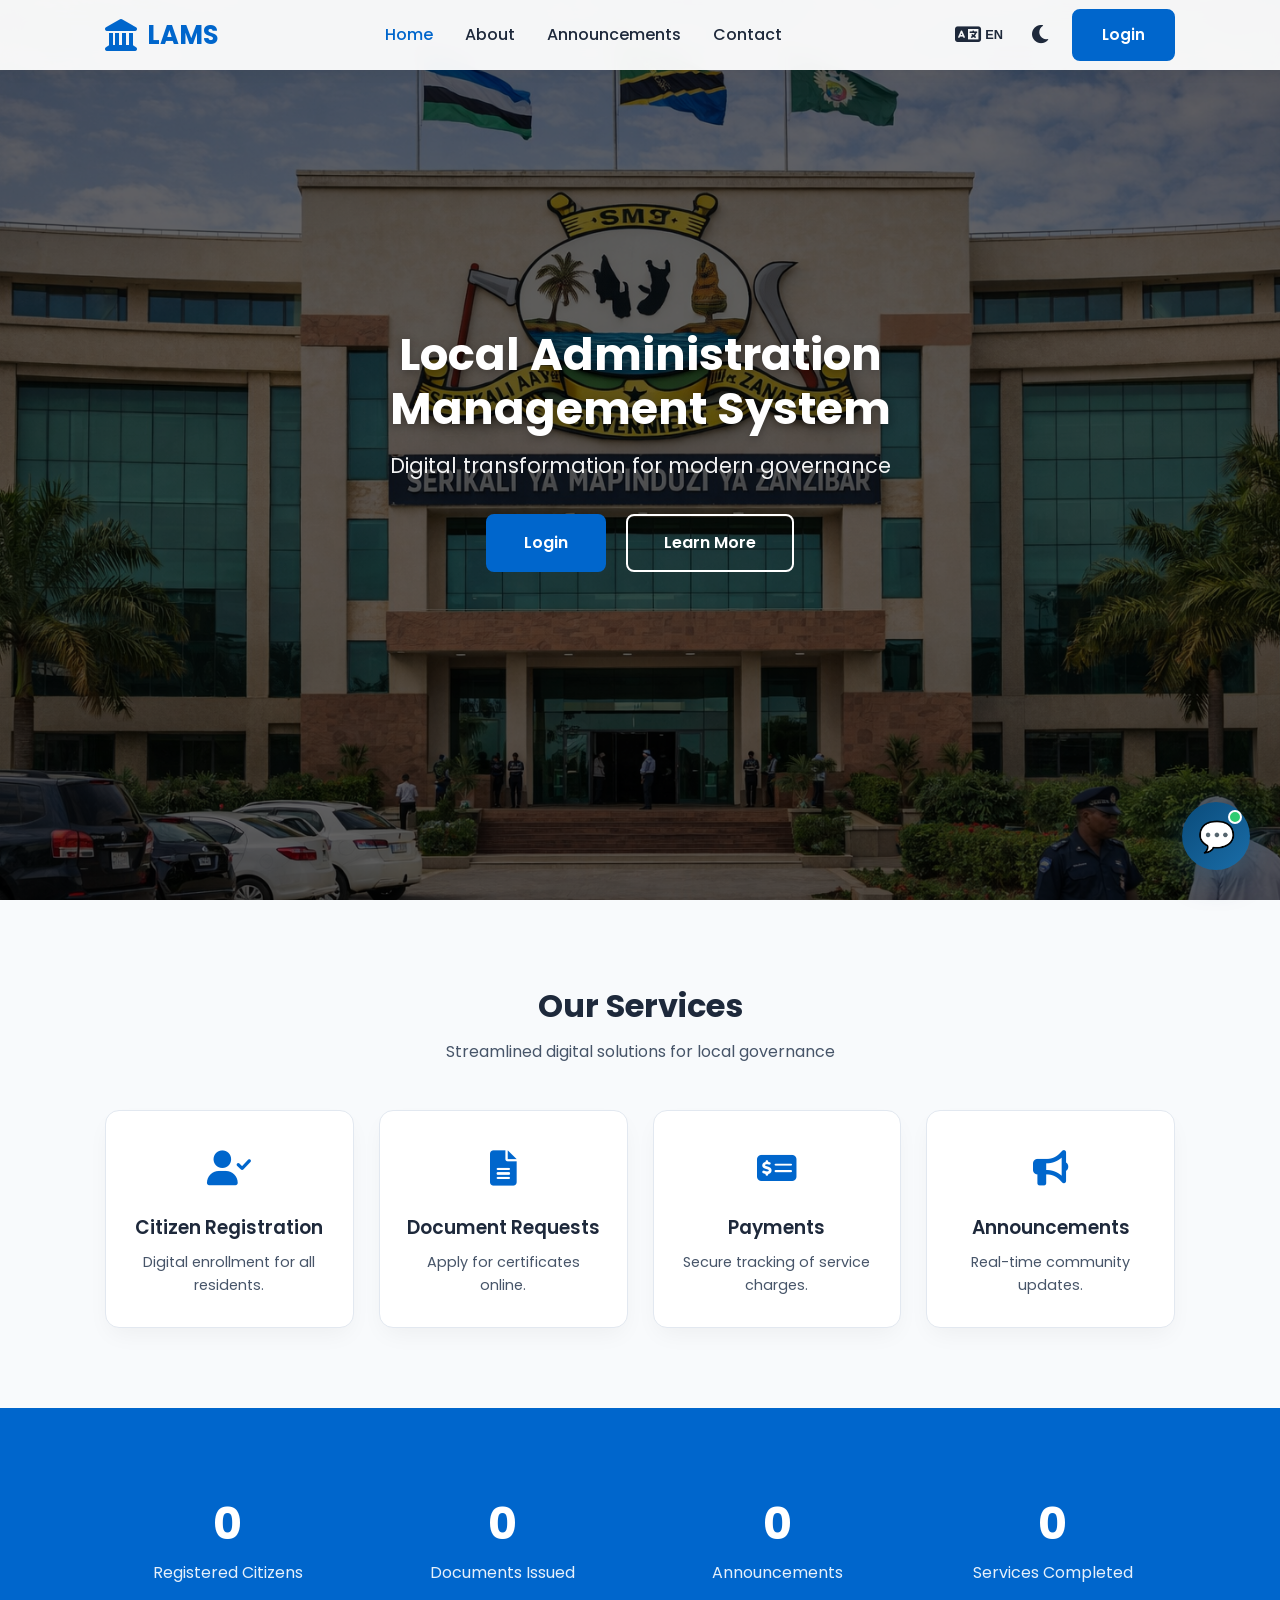
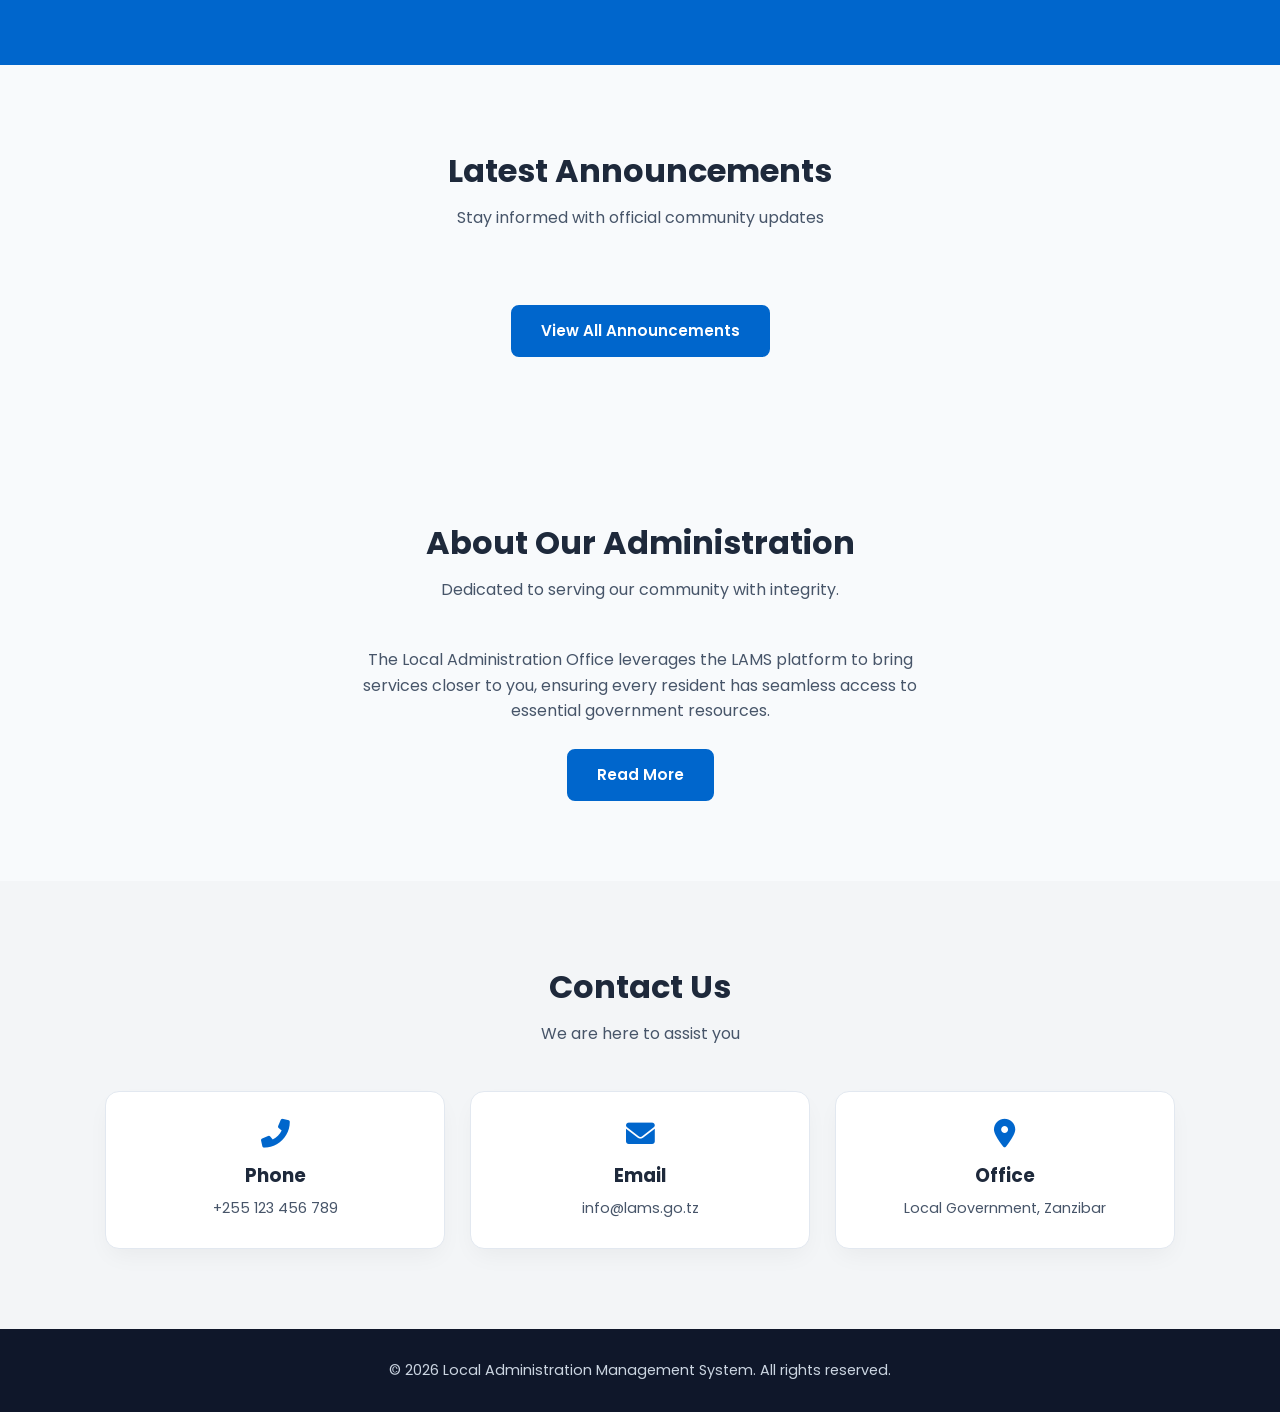
<file: index.html>
<!DOCTYPE html>
<html lang="en">
<head>
  <meta charset="UTF-8">
  <meta name="viewport" content="width=device-width, initial-scale=1.0, viewport-fit=cover">
  <meta name="description" content="LAMS | Local Administration Management System - Digital transformation for modern governance">
  <title>LAMS | Local Administration Management System</title>
  <link rel="preconnect" href="https://fonts.googleapis.com">
  <link rel="preconnect" href="https://fonts.gstatic.com" crossorigin>
  <link href="https://fonts.googleapis.com/css2?family=Poppins:wght@300;400;500;600;700&display=swap" rel="stylesheet">
  <link rel="stylesheet" href="https://cdnjs.cloudflare.com/ajax/libs/font-awesome/6.0.0-beta3/css/all.min.css">
  <link rel="stylesheet" href="css/index.css">
  <link rel="stylesheet" href="css/bot.css">
</head>
<body>
  <!-- Navbar -->
  <header class="navbar" id="navbar">
    <div class="container nav-container">
      <a href="index.html" class="logo" id="brandLogo">
        <i class="fas fa-landmark"></i>
        <span id="systemNameShort">LAMS</span>
      </a>
      <button class="hamburger" id="hamburger" aria-label="Toggle menu">
        <span class="hamburger-line"></span>
        <span class="hamburger-line"></span>
        <span class="hamburger-line"></span>
      </button>
      <nav class="nav-menu" id="navMenu">
        <ul class="nav-list">
          <li><a href="index.html" class="nav-link active">Home</a></li>
          <li><a href="about.html" class="nav-link">About</a></li>
          <li><a href="announce.html" class="nav-link">Announcements</a></li>
          <li><a href="contact.html" class="nav-link">Contact</a></li>
          <li class="mobile-only"><a href="login.html" class="btn btn-primary mobile-login-btn">Login</a></li>
        </ul>
      </nav>
      <div class="nav-actions">
        <button id="languageToggle" class="icon-btn" title="Switch Language">
          <i class="fas fa-language"></i>
          <span class="lang-text">EN</span>
        </button>
        <button id="themeToggle" class="icon-btn" title="Toggle Theme">
          <i class="fas fa-moon"></i>
        </button>
        <a href="login.html" class="btn btn-primary desktop-login-btn">Login</a>
      </div>
    </div>
  </header>

  <div class="menu-overlay" id="menuOverlay"></div>

  <!-- Hero Section -->
  <section class="hero" id="home">
    <img src="image/index.png" alt="Government building" class="hero-bg-image">
    <div class="hero-overlay"></div>
    <div class="hero-content">
      <h1 class="hero-title" id="heroTitle">Local Administration Management System</h1>
      <p class="hero-subtitle" id="heroSubtitle">Digital transformation for modern governance</p>
      <div class="hero-buttons">
        <a href="login.html" class="btn btn-primary btn-lg">Login</a>
        <a href="terms.html" class="btn btn-outline btn-lg">Learn More</a>
      </div>
    </div>
  </section>

  <!-- Services -->
  <section class="services section-padding" id="services">
    <div class="container">
      <div class="section-header">
        <h2>Our Services</h2>
        <p>Streamlined digital solutions for local governance</p>
      </div>
      <div class="services-grid">
        <div class="service-card">
          <div class="service-icon"><i class="fas fa-user-check"></i></div>
          <h3>Citizen Registration</h3>
          <p>Digital enrollment for all residents.</p>
        </div>
        <div class="service-card">
          <div class="service-icon"><i class="fas fa-file-alt"></i></div>
          <h3>Document Requests</h3>
          <p>Apply for certificates online.</p>
        </div>
        <div class="service-card">
          <div class="service-icon"><i class="fas fa-money-check-alt"></i></div>
          <h3>Payments</h3>
          <p>Secure tracking of service charges.</p>
        </div>
        <div class="service-card">
          <div class="service-icon"><i class="fas fa-bullhorn"></i></div>
          <h3>Announcements</h3>
          <p>Real-time community updates.</p>
        </div>
      </div>
    </div>
  </section>

  <!-- Stats -->
  <section class="stats section-padding" id="statsSection">
    <div class="container">
      <div class="stats-grid" id="statsGrid">
        <div class="stat-item">
          <span class="stat-number" id="statCitizens">0</span>
          <span class="stat-label">Registered Citizens</span>
        </div>
        <div class="stat-item">
          <span class="stat-number" id="statDocuments">0</span>
          <span class="stat-label">Documents Issued</span>
        </div>
        <div class="stat-item">
          <span class="stat-number" id="statAnnouncements">0</span>
          <span class="stat-label">Announcements</span>
        </div>
        <div class="stat-item">
          <span class="stat-number" id="statServices">0</span>
          <span class="stat-label">Services Completed</span>
        </div>
      </div>
    </div>
  </section>

  <!-- Latest Announcements -->
  <section class="announcements-preview section-padding" id="announcementsSection">
    <div class="container">
      <div class="section-header">
        <h2>Latest Announcements</h2>
        <p>Stay informed with official community updates</p>
      </div>
      <div class="announcements-grid" id="announcementsGrid">
        <!-- Dynamically loaded -->
      </div>
      <div class="announcements-loading" id="announcementsLoading" style="text-align:center;padding:40px 0;display:none;">
        <i class="fas fa-spinner fa-spin" style="font-size:2rem;color:var(--primary-color);"></i>
        <p>Loading announcements...</p>
      </div>
      <div class="announcements-error" id="announcementsError" style="text-align:center;padding:40px 0;display:none;color:var(--danger);">
        <i class="fas fa-exclamation-circle" style="font-size:2rem;"></i>
        <p id="announcementsErrorMessage">Unable to load announcements. Please try again later.</p>
      </div>
      <div class="announcements-empty" id="announcementsEmpty" style="text-align:center;padding:40px 0;display:none;">
        <i class="fas fa-bullhorn" style="font-size:2rem;color:var(--text-light);"></i>
        <p>No announcements available at this time.</p>
      </div>
      <div style="text-align:center;margin-top:30px;">
        <a href="announce.html" class="btn btn-primary">View All Announcements</a>
      </div>
    </div>
  </section>

  <!-- About -->
  <section class="about-preview section-padding" id="about">
    <div class="container">
      <div class="section-header">
        <h2>About Our Administration</h2>
        <p id="orgTagline">Dedicated to serving our community with integrity.</p>
      </div>
      <div class="about-content">
        <p id="orgDescription">The Local Administration Office leverages the LAMS platform to bring services closer to you, ensuring every resident has seamless access to essential government resources.</p>
        <a href="about.html" class="btn btn-primary">Read More</a>
      </div>
    </div>
  </section>

  <!-- Contact -->
  <section class="contact-preview section-padding bg-light" id="contact">
    <div class="container">
      <div class="section-header">
        <h2>Contact Us</h2>
        <p>We are here to assist you</p>
      </div>
      <div class="contact-grid" id="contactGrid">
        <div class="contact-card">
          <i class="fas fa-phone-alt"></i>
          <h3>Phone</h3>
          <p id="contactPhone">+255 123 456 789</p>
        </div>
        <div class="contact-card">
          <i class="fas fa-envelope"></i>
          <h3>Email</h3>
          <p id="contactEmail">info@lams.go.tz</p>
        </div>
        <div class="contact-card">
          <i class="fas fa-map-marker-alt"></i>
          <h3>Office</h3>
          <p id="contactAddress">Local Government, Zanzibar</p>
        </div>
      </div>
    </div>
  </section>

  <!-- Footer -->
  <footer class="footer">
    <div class="container footer-bottom">
      <p>&copy; <span id="year"></span> <span id="footerOrgName">Local Administration Management System</span>. All rights reserved.</p>
    </div>
  </footer>

  <button id="backToTop" class="back-to-top"><i class="fas fa-arrow-up"></i></button>

  <!-- API & Scripts -->
  <script src="js/api.js"></script>
  <script src="js/index.js"></script>
  <script src="js/bot.js"></script>
</body>
</html>
</file>
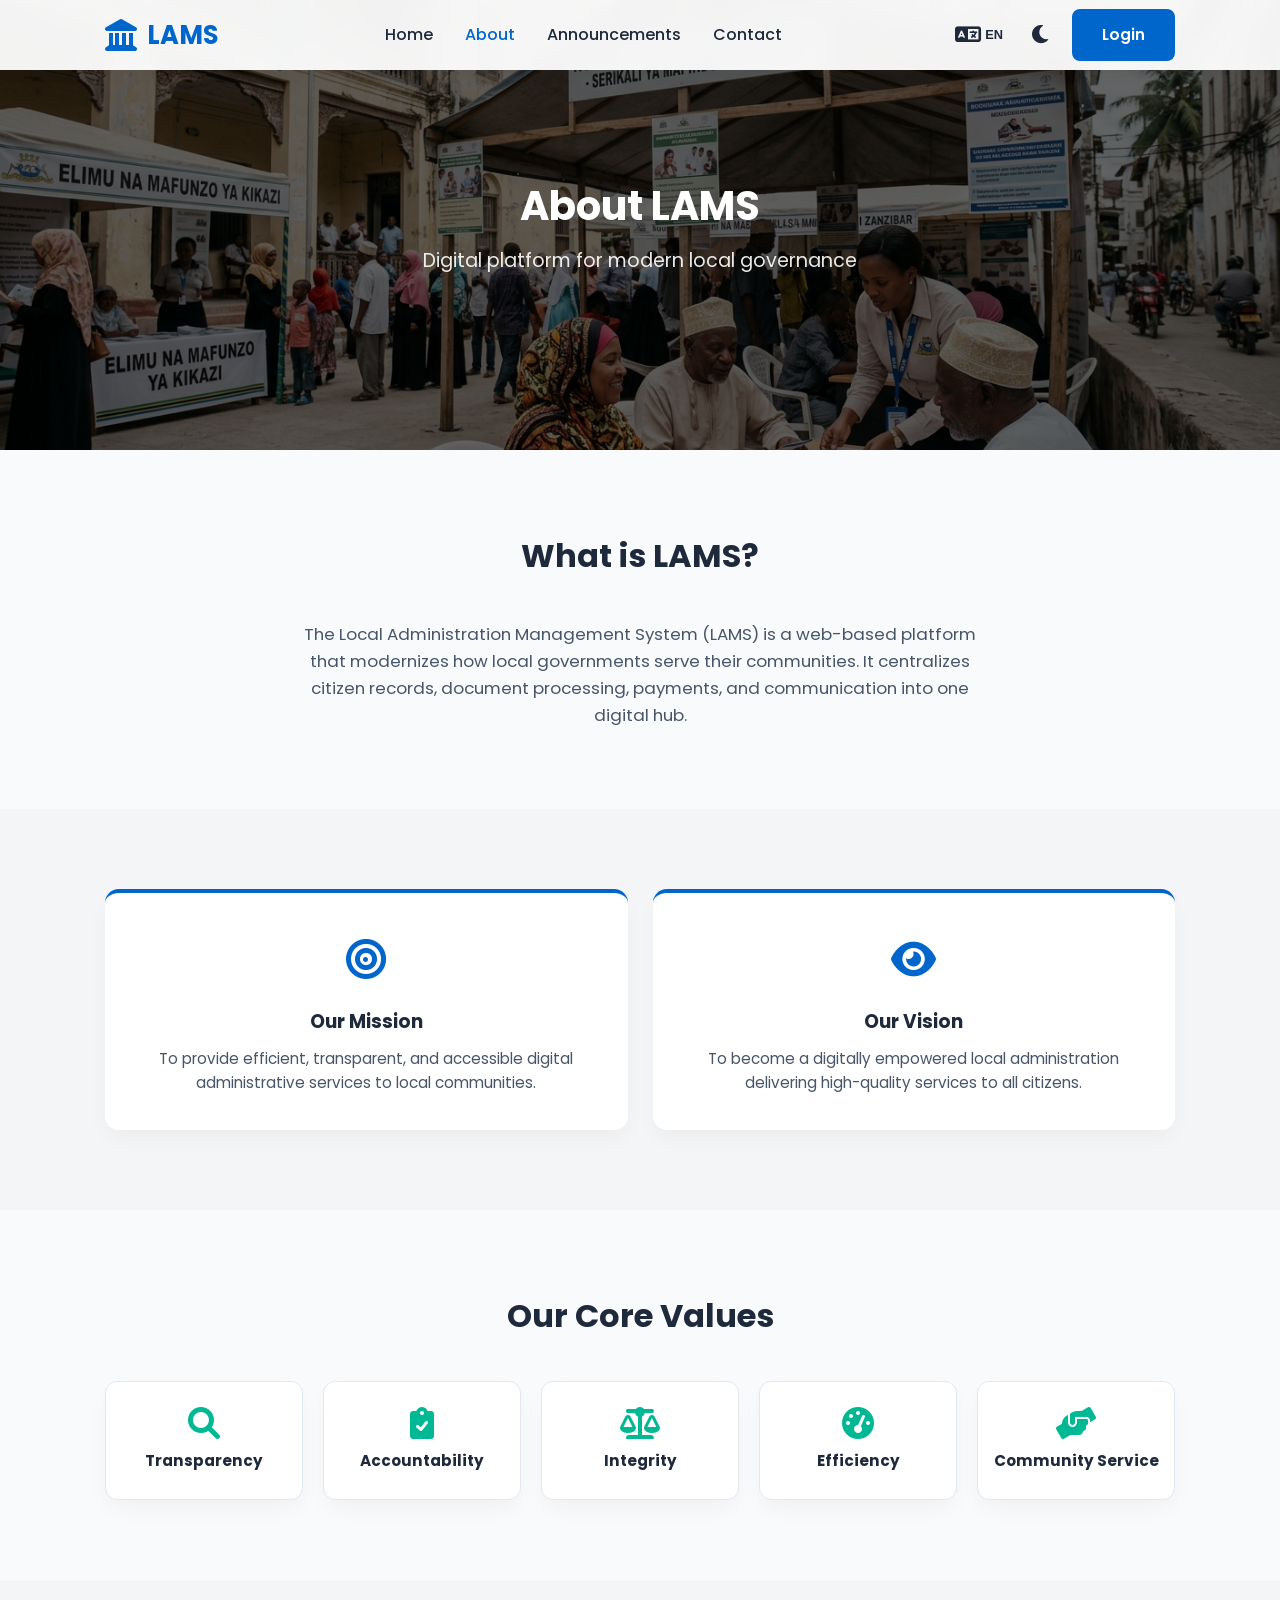
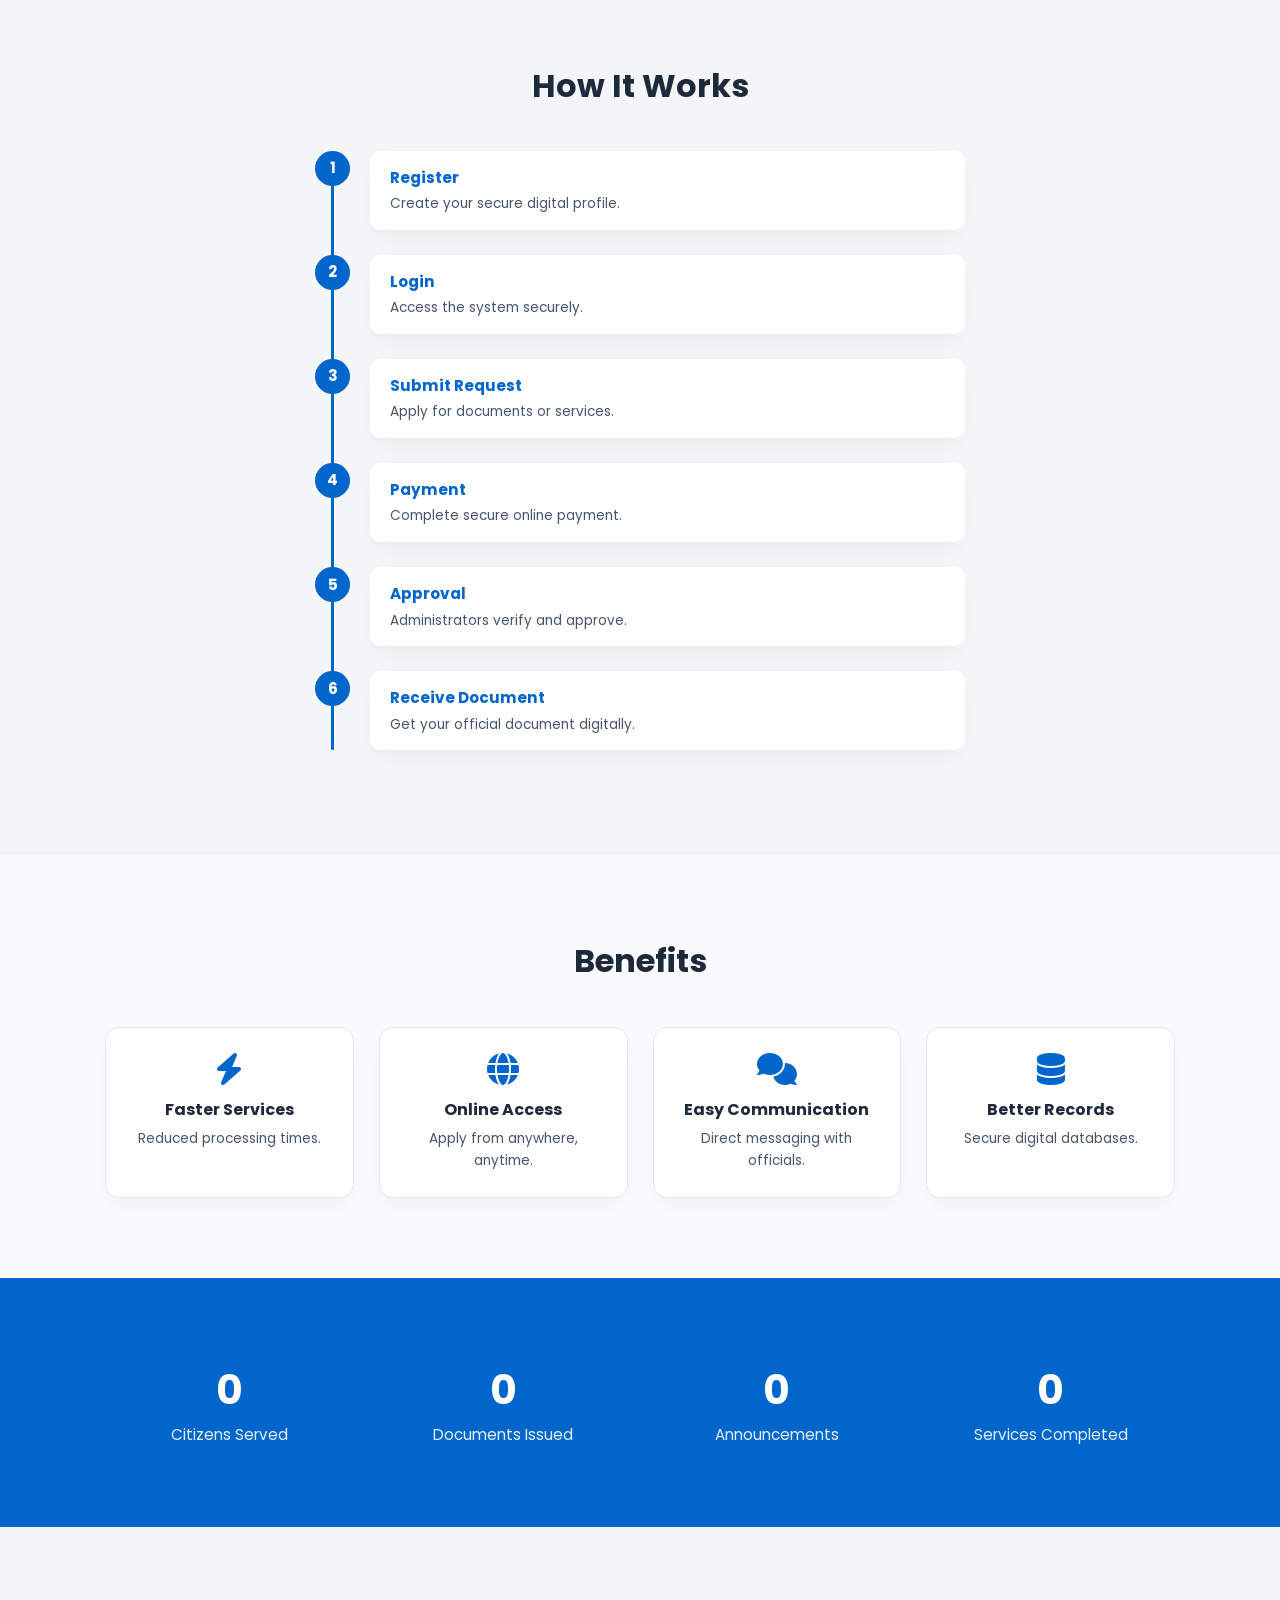
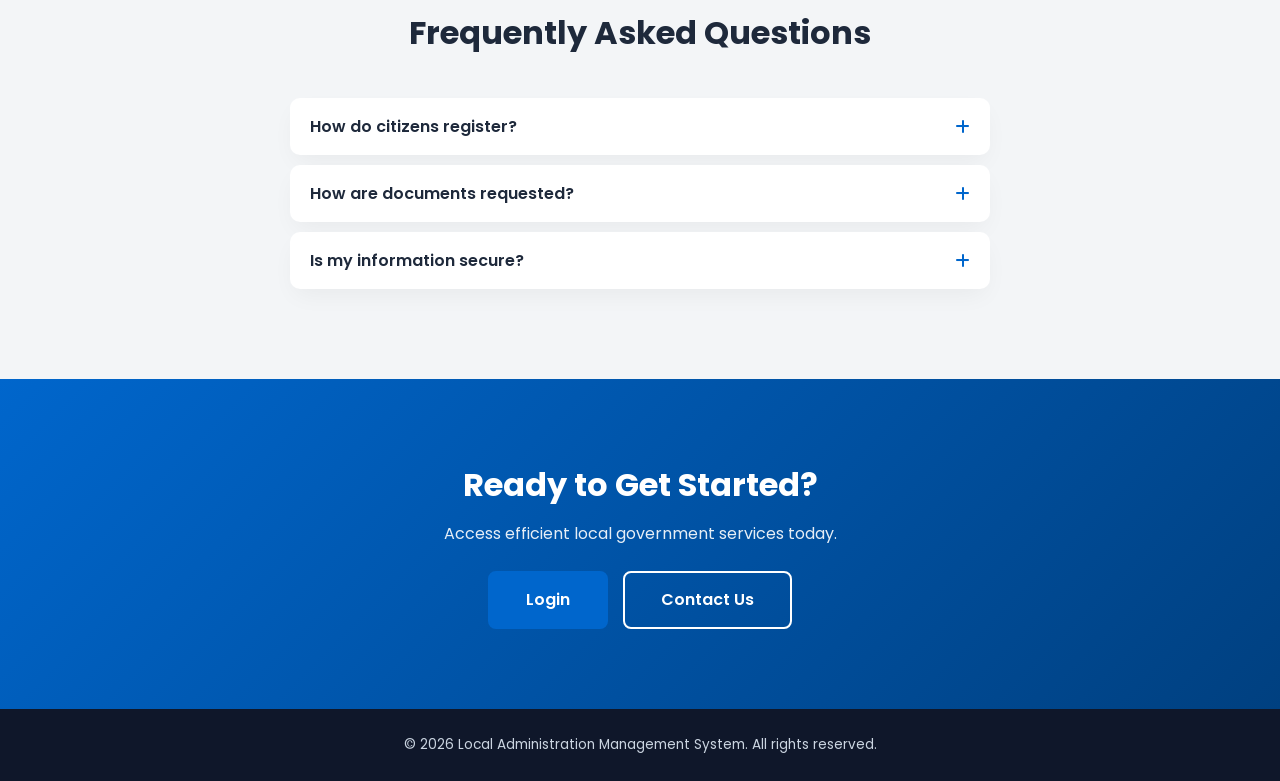
<file: about.html>
<!DOCTYPE html>
<html lang="en">
<head>
  <meta charset="UTF-8">
  <meta name="viewport" content="width=device-width, initial-scale=1.0, viewport-fit=cover">
  <meta name="description" content="About LAMS - Local Administration Management System.">
  <title>About Us | LAMS</title>
  <link rel="preconnect" href="https://fonts.googleapis.com">
  <link rel="preconnect" href="https://fonts.gstatic.com" crossorigin>
  <link href="https://fonts.googleapis.com/css2?family=Poppins:wght@300;400;500;600;700&display=swap" rel="stylesheet">
  <link rel="stylesheet" href="https://cdnjs.cloudflare.com/ajax/libs/font-awesome/6.0.0-beta3/css/all.min.css">
  <link rel="stylesheet" href="css/about.css">
</head>
<body>
  <!-- Navbar -->
  <header class="navbar" id="navbar">
    <div class="container nav-container">
      <a href="index.html" class="logo" id="brandLogo">
        <i class="fas fa-landmark"></i>
        <span id="systemNameShort">LAMS</span>
      </a>
      <button class="hamburger" id="hamburger" aria-label="Toggle menu">
        <span class="hamburger-line"></span>
        <span class="hamburger-line"></span>
        <span class="hamburger-line"></span>
      </button>
      <nav class="nav-menu" id="navMenu">
        <ul class="nav-list">
          <li><a href="index.html" class="nav-link">Home</a></li>
          <li><a href="about.html" class="nav-link active">About</a></li>
          <li><a href="announce.html" class="nav-link">Announcements</a></li>
          <li><a href="contact.html" class="nav-link">Contact</a></li>
          <li class="mobile-only"><a href="login.html" class="btn btn-primary mobile-login-btn">Login</a></li>
        </ul>
      </nav>
      <div class="nav-actions">
        <button id="languageToggle" class="icon-btn" title="Switch Language">
          <i class="fas fa-language"></i>
          <span class="lang-text">EN</span>
        </button>
        <button id="themeToggle" class="icon-btn" title="Toggle Theme">
          <i class="fas fa-moon"></i>
        </button>
        <a href="login.html" class="btn btn-primary desktop-login-btn">Login</a>
      </div>
    </div>
  </header>
  <div class="menu-overlay" id="menuOverlay"></div>

  <main>
    <!-- Hero Section -->
    <section class="about-hero">
      <img src="image/about.png" alt="Administration office" class="hero-bg-image">
      <div class="hero-overlay"></div>
      <div class="hero-content">
        <h1 class="hero-title">About LAMS</h1>
        <p class="hero-subtitle">Digital platform for modern local governance</p>
      </div>
    </section>

    <!-- About System -->
    <section class="about-system section-padding">
      <div class="container">
        <div class="section-header">
          <h2 id="aboutTitle">What is LAMS?</h2>
        </div>
        <div class="about-content">
          <p id="aboutDescription">The Local Administration Management System (LAMS) is a web-based platform that modernizes how local governments serve their communities. It centralizes citizen records, document processing, payments, and communication into one digital hub.</p>
        </div>
      </div>
    </section>

    <!-- Mission & Vision -->
    <section class="mission-vision section-padding bg-light">
      <div class="container mission-vision-grid">
        <div class="mv-card">
          <div class="mv-icon"><i class="fas fa-bullseye"></i></div>
          <h3>Our Mission</h3>
          <p id="missionText">To provide efficient, transparent, and accessible digital administrative services to local communities.</p>
        </div>
        <div class="mv-card">
          <div class="mv-icon"><i class="fas fa-eye"></i></div>
          <h3>Our Vision</h3>
          <p id="visionText">To become a digitally empowered local administration delivering high-quality services to all citizens.</p>
        </div>
      </div>
    </section>

    <!-- Core Values -->
    <section class="core-values section-padding">
      <div class="container">
        <div class="section-header">
          <h2>Our Core Values</h2>
        </div>
        <div class="values-grid" id="valuesGrid">
          <div class="value-card">
            <i class="fas fa-search"></i>
            <h3>Transparency</h3>
          </div>
          <div class="value-card">
            <i class="fas fa-clipboard-check"></i>
            <h3>Accountability</h3>
          </div>
          <div class="value-card">
            <i class="fas fa-balance-scale"></i>
            <h3>Integrity</h3>
          </div>
          <div class="value-card">
            <i class="fas fa-tachometer-alt"></i>
            <h3>Efficiency</h3>
          </div>
          <div class="value-card">
            <i class="fas fa-hands-helping"></i>
            <h3>Community Service</h3>
          </div>
        </div>
      </div>
    </section>

    <!-- How It Works -->
    <section class="how-it-works section-padding bg-light">
      <div class="container">
        <div class="section-header">
          <h2>How It Works</h2>
        </div>
        <div class="timeline">
          <div class="timeline-item">
            <div class="timeline-number">1</div>
            <div class="timeline-content"><h3>Register</h3><p>Create your secure digital profile.</p></div>
          </div>
          <div class="timeline-item">
            <div class="timeline-number">2</div>
            <div class="timeline-content"><h3>Login</h3><p>Access the system securely.</p></div>
          </div>
          <div class="timeline-item">
            <div class="timeline-number">3</div>
            <div class="timeline-content"><h3>Submit Request</h3><p>Apply for documents or services.</p></div>
          </div>
          <div class="timeline-item">
            <div class="timeline-number">4</div>
            <div class="timeline-content"><h3>Payment</h3><p>Complete secure online payment.</p></div>
          </div>
          <div class="timeline-item">
            <div class="timeline-number">5</div>
            <div class="timeline-content"><h3>Approval</h3><p>Administrators verify and approve.</p></div>
          </div>
          <div class="timeline-item">
            <div class="timeline-number">6</div>
            <div class="timeline-content"><h3>Receive Document</h3><p>Get your official document digitally.</p></div>
          </div>
        </div>
      </div>
    </section>

    <!-- Benefits -->
    <section class="benefits section-padding">
      <div class="container">
        <div class="section-header">
          <h2>Benefits</h2>
        </div>
        <div class="benefits-grid">
          <div class="benefit-card">
            <i class="fas fa-bolt"></i>
            <h3>Faster Services</h3>
            <p>Reduced processing times.</p>
          </div>
          <div class="benefit-card">
            <i class="fas fa-globe"></i>
            <h3>Online Access</h3>
            <p>Apply from anywhere, anytime.</p>
          </div>
          <div class="benefit-card">
            <i class="fas fa-comments"></i>
            <h3>Easy Communication</h3>
            <p>Direct messaging with officials.</p>
          </div>
          <div class="benefit-card">
            <i class="fas fa-database"></i>
            <h3>Better Records</h3>
            <p>Secure digital databases.</p>
          </div>
        </div>
      </div>
    </section>

    <!-- Stats -->
    <section class="stats section-padding">
      <div class="container">
        <div class="stats-grid" id="statsGrid">
          <div class="stat-item">
            <span class="stat-number" id="statCitizens">0</span>
            <span class="stat-label">Citizens Served</span>
          </div>
          <div class="stat-item">
            <span class="stat-number" id="statDocuments">0</span>
            <span class="stat-label">Documents Issued</span>
          </div>
          <div class="stat-item">
            <span class="stat-number" id="statAnnouncements">0</span>
            <span class="stat-label">Announcements</span>
          </div>
          <div class="stat-item">
            <span class="stat-number" id="statServices">0</span>
            <span class="stat-label">Services Completed</span>
          </div>
        </div>
      </div>
    </section>

    <!-- FAQ -->
    <section class="faq section-padding bg-light">
      <div class="container">
        <div class="section-header">
          <h2>Frequently Asked Questions</h2>
        </div>
        <div class="faq-list" id="faqList">
          <div class="faq-item">
            <button class="faq-question" aria-expanded="false">
              <span>How do citizens register?</span>
              <i class="fas fa-plus"></i>
            </button>
            <div class="faq-answer">
              <p>Register online through the LAMS portal with your national ID and create a secure account.</p>
            </div>
          </div>
          <div class="faq-item">
            <button class="faq-question" aria-expanded="false">
              <span>How are documents requested?</span>
              <i class="fas fa-plus"></i>
            </button>
            <div class="faq-answer">
              <p>Submit requests through online forms. Select document type, fill details, and submit for processing.</p>
            </div>
          </div>
          <div class="faq-item">
            <button class="faq-question" aria-expanded="false">
              <span>Is my information secure?</span>
              <i class="fas fa-plus"></i>
            </button>
            <div class="faq-answer">
              <p>Yes. LAMS uses enterprise-grade encryption and secure authentication to protect all data.</p>
            </div>
          </div>
        </div>
      </div>
    </section>

    <!-- CTA -->
    <section class="cta section-padding">
      <div class="container cta-content">
        <h2>Ready to Get Started?</h2>
        <p>Access efficient local government services today.</p>
        <div class="cta-buttons">
          <a href="login.html" class="btn btn-primary btn-lg">Login</a>
          <a href="contact.html" class="btn btn-outline-white btn-lg">Contact Us</a>
        </div>
      </div>
    </section>
  </main>

  <!-- Footer -->
  <footer class="footer">
    <div class="container footer-bottom">
      <p>&copy; <span id="year"></span> <span id="footerOrgName">Local Administration Management System</span>. All rights reserved.</p>
    </div>
  </footer>

  <button id="backToTop" class="back-to-top"><i class="fas fa-arrow-up"></i></button>

  <script src="js/api.js"></script>
  <script src="js/about.js"></script>
</body>
</html>
</file>
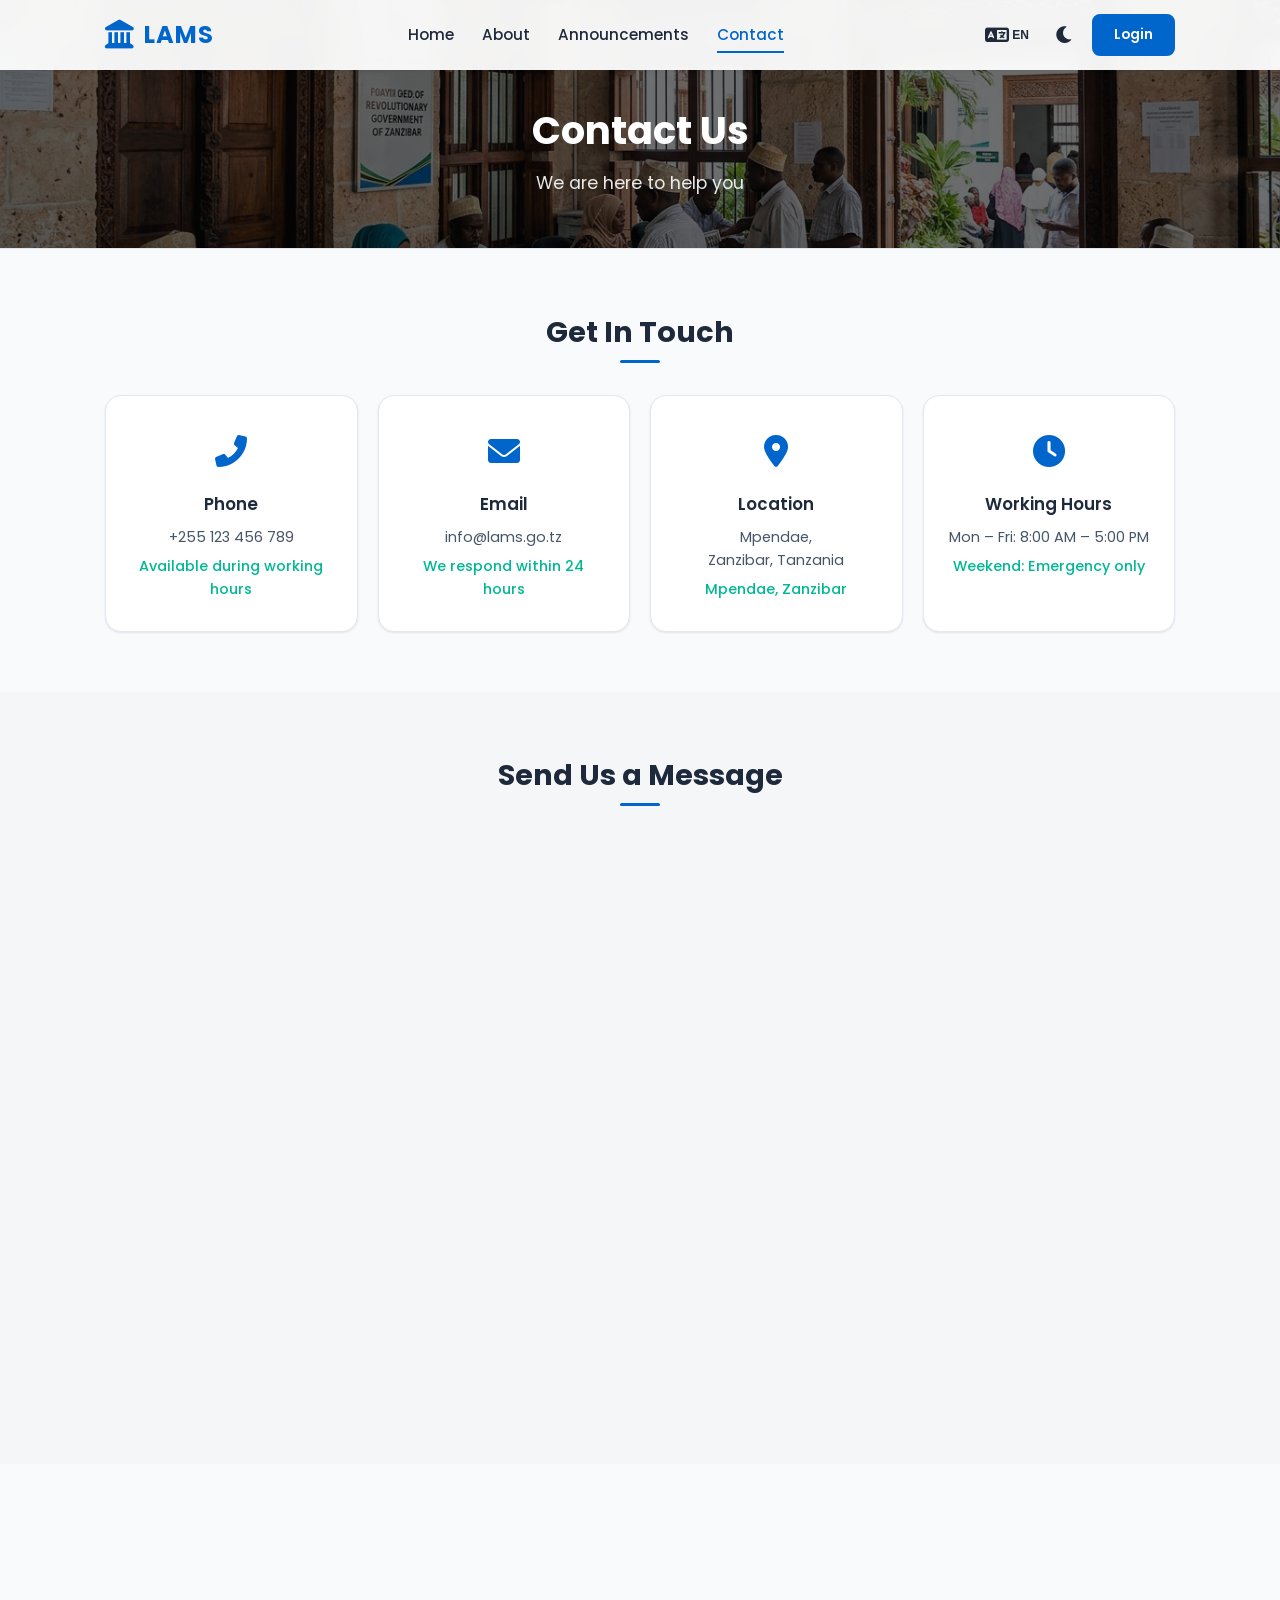
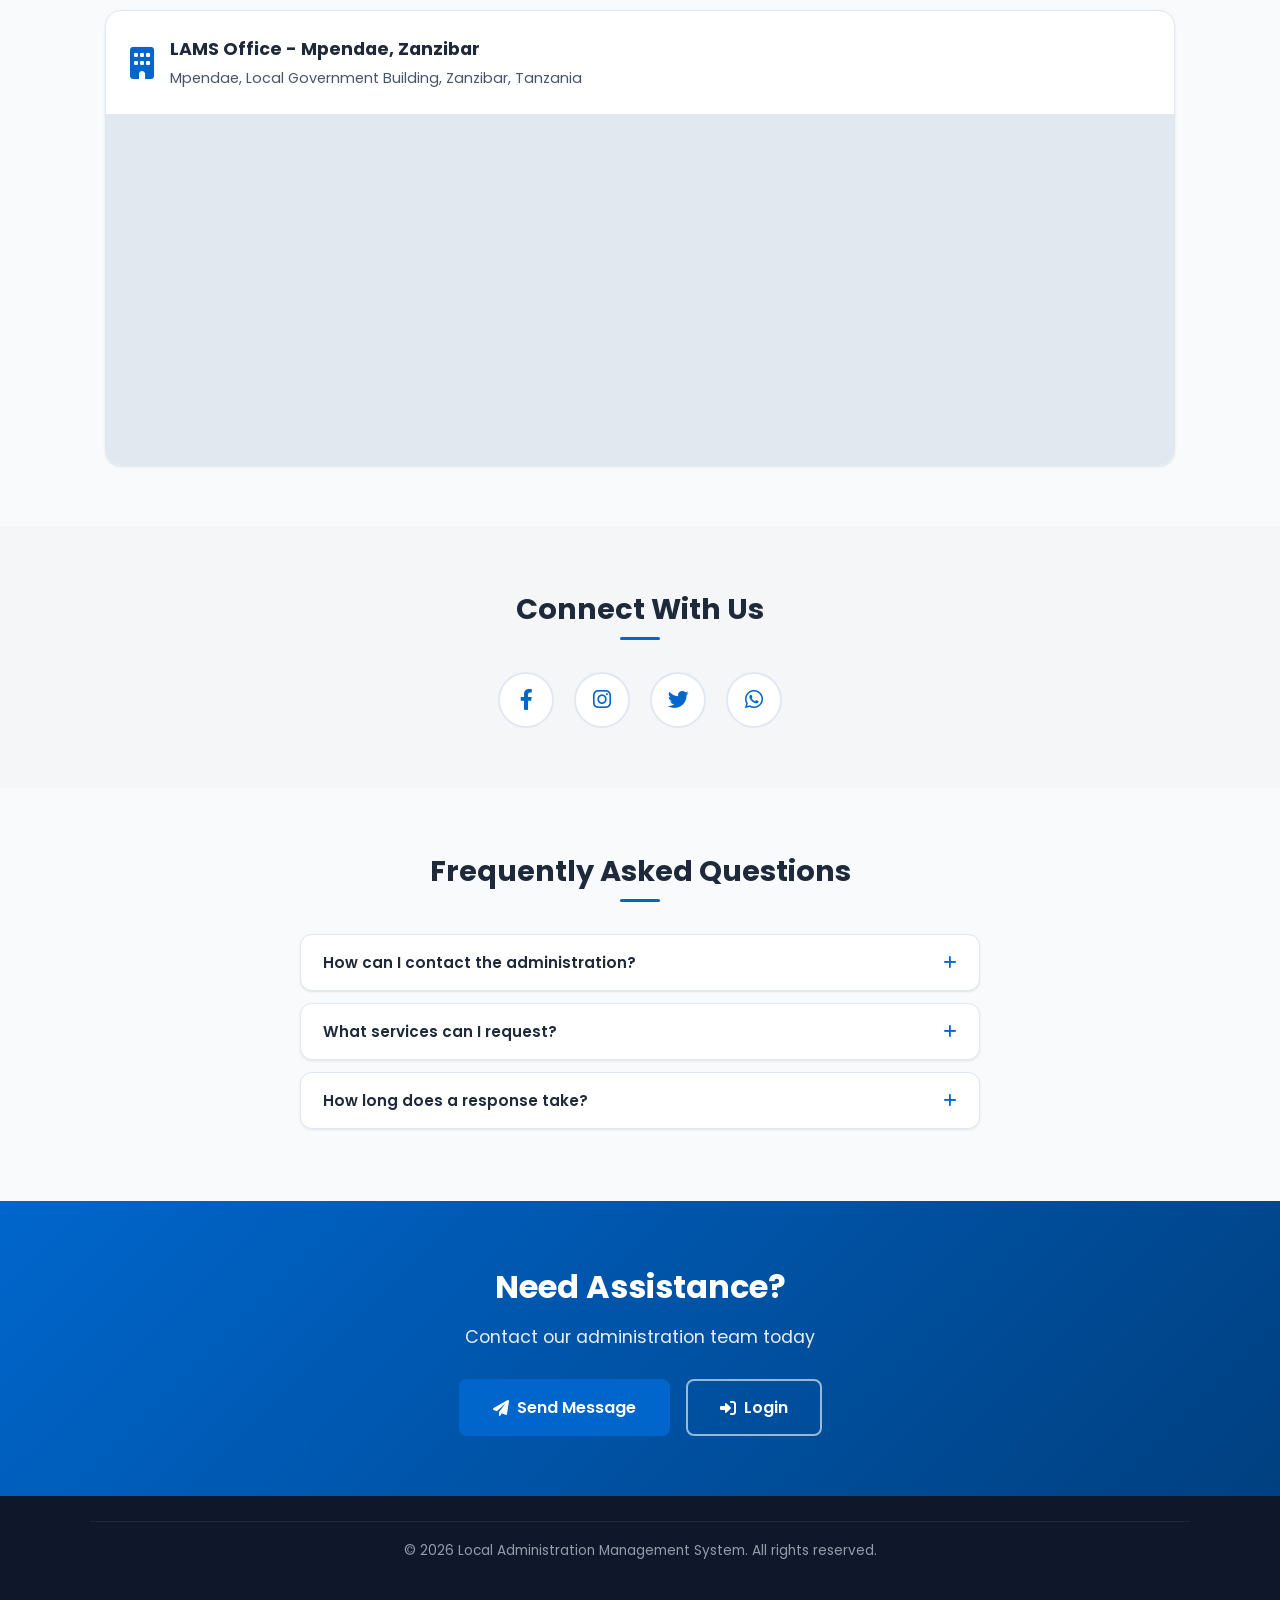
<file: contact.html>
<!DOCTYPE html>
<html lang="en">
<head>
  <meta charset="UTF-8">
  <meta name="viewport" content="width=device-width, initial-scale=1.0, viewport-fit=cover">
  <meta name="description" content="Contact LAMS - Get in touch with your local administration office for support, inquiries, and service assistance.">
  <title>Contact Us | LAMS</title>
  <!-- Google Fonts -->
  <link rel="preconnect" href="https://fonts.googleapis.com">
  <link rel="preconnect" href="https://fonts.gstatic.com" crossorigin>
  <link href="https://fonts.googleapis.com/css2?family=Poppins:wght@300;400;500;600;700&display=swap" rel="stylesheet">
  <!-- Font Awesome CDN -->
  <link rel="stylesheet" href="https://cdnjs.cloudflare.com/ajax/libs/font-awesome/6.0.0-beta3/css/all.min.css">
  <!-- CSS File -->
  <link rel="stylesheet" href="css/contact.css">
</head>
<body>
  <!-- ==================== STICKY NAVIGATION BAR ==================== -->
  <header class="navbar" id="navbar">
    <div class="container nav-container">
      <a href="index.html" class="logo" aria-label="LAMS Home">
        <i class="fas fa-landmark"></i>
        <span class="logo-text" id="systemNameShort">LAMS</span>
      </a>
      <button class="hamburger" id="hamburger" aria-label="Toggle navigation menu" aria-expanded="false">
        <span class="hamburger-line"></span>
        <span class="hamburger-line"></span>
        <span class="hamburger-line"></span>
      </button>
      <nav class="nav-menu" id="navMenu">
        <ul class="nav-list">
          <li><a href="index.html" class="nav-link">Home</a></li>
          <li><a href="about.html" class="nav-link">About</a></li>
          <li><a href="announce.html" class="nav-link">Announcements</a></li>
          <li><a href="contact.html" class="nav-link active">Contact</a></li>
          <li class="mobile-only">
            <a href="login.html" class="btn btn-primary mobile-login-btn">Login</a>
          </li>
        </ul>
      </nav>
      <div class="nav-actions">
        <button id="languageToggle" class="icon-btn" aria-label="Switch language" title="English/Swahili">
          <i class="fas fa-language"></i>
          <span class="lang-text">EN</span>
        </button>
        <button id="themeToggle" class="icon-btn" aria-label="Toggle dark/light mode">
          <i class="fas fa-moon"></i>
        </button>
        <a href="login.html" class="btn btn-primary desktop-login-btn">Login</a>
      </div>
    </div>
  </header>
  <div class="menu-overlay" id="menuOverlay"></div>

  <main>
    <!-- ==================== PAGE HEADER ==================== -->
    <section class="page-header" id="pageHeader">
      <div class="container">
        <h1 id="pageTitle">Contact Us</h1>
        <p id="pageSubtitle">We are here to help you</p>
      </div>
    </section>

    <!-- ==================== CONTACT INFORMATION CARDS ==================== -->
    <section class="contact-info-section">
      <div class="container">
        <div class="section-header scroll-reveal">
          <h2 id="contactInfoTitle">Get In Touch</h2>
        </div>
        <div class="info-cards-grid" id="infoCardsGrid">
          <div class="info-card scroll-reveal">
            <div class="info-icon"><i class="fas fa-phone-alt"></i></div>
            <h3 id="phoneTitle">Phone</h3>
            <p id="contactPhone">+255 123 456 789</p>
            <p class="info-note" id="phoneNote">Available during working hours</p>
          </div>
          <div class="info-card scroll-reveal">
            <div class="info-icon"><i class="fas fa-envelope"></i></div>
            <h3 id="emailTitle">Email</h3>
            <p id="contactEmail">info@lams.go.tz</p>
            <p class="info-note" id="emailNote">We respond within 24 hours</p>
          </div>
          <div class="info-card scroll-reveal">
            <div class="info-icon"><i class="fas fa-map-marker-alt"></i></div>
            <h3 id="locationTitle">Location</h3>
            <p id="contactAddress">Mpendae,<br>Zanzibar, Tanzania</p>
            <p class="info-note" id="locationNote">Local Government Building</p>
          </div>
          <div class="info-card scroll-reveal">
            <div class="info-icon"><i class="fas fa-clock"></i></div>
            <h3 id="hoursTitle">Working Hours</h3>
            <p id="contactHours">Mon – Fri: 8:00 AM – 5:00 PM</p>
            <p class="info-note" id="hoursNote">Weekend: Emergency only</p>
          </div>
        </div>
      </div>
    </section>

    <!-- ==================== CONTACT FORM SECTION ==================== -->
    <section class="contact-form-section">
      <div class="container">
        <div class="section-header scroll-reveal">
          <h2 id="formTitle">Send Us a Message</h2>
        </div>
        <div class="form-container scroll-reveal">
          <form id="contactForm" class="contact-form" novalidate>
            <div class="form-row">
              <div class="form-group">
                <label for="fullName" id="fullNameLabel">Full Name <span class="required">*</span></label>
                <div class="input-wrapper">
                  <i class="fas fa-user"></i>
                  <input type="text" id="fullName" name="full_name" placeholder="Enter your full name" required>
                </div>
                <span class="error-message" id="fullNameError"></span>
              </div>
              <div class="form-group">
                <label for="email" id="emailLabel">Email Address <span class="required">*</span></label>
                <div class="input-wrapper">
                  <i class="fas fa-envelope"></i>
                  <input type="email" id="email" name="email" placeholder="Enter your email address" required>
                </div>
                <span class="error-message" id="emailError"></span>
              </div>
            </div>
            <div class="form-row">
              <div class="form-group">
                <label for="phone" id="phoneLabel">Phone Number</label>
                <div class="input-wrapper">
                  <i class="fas fa-phone"></i>
                  <input type="tel" id="phone" name="phone" placeholder="Enter your phone number">
                </div>
                <span class="error-message" id="phoneError"></span>
              </div>
              <div class="form-group">
                <label for="subject" id="subjectLabel">Subject <span class="required">*</span></label>
                <div class="input-wrapper">
                  <i class="fas fa-tag"></i>
                  <select id="subject" name="subject" required>
                    <option value="">Select a subject</option>
                    <option value="general">General Inquiry</option>
                    <option value="document">Document Application</option>
                    <option value="payment">Payment Issue</option>
                    <option value="complaint">Complaint</option>
                    <option value="suggestion">Suggestion</option>
                    <option value="other">Other</option>
                  </select>
                </div>
                <span class="error-message" id="subjectError"></span>
              </div>
            </div>
            <div class="form-group">
              <label for="message" id="messageLabel">Message <span class="required">*</span></label>
              <div class="input-wrapper textarea-wrapper">
                <i class="fas fa-comment"></i>
                <textarea id="message" name="message" rows="5" placeholder="Write your message here..." required></textarea>
              </div>
              <span class="error-message" id="messageError"></span>
            </div>
            <button type="submit" class="btn btn-primary btn-submit" id="submitBtn">
              <i class="fas fa-paper-plane"></i> <span id="submitBtnText">Send Message</span>
            </button>
          </form>
          <div class="form-success" id="formSuccess">
            <i class="fas fa-check-circle"></i>
            <h3 id="successTitle">Message Sent Successfully!</h3>
            <p id="successText">Thank you for contacting us. We will get back to you shortly.</p>
            <button class="btn btn-primary" id="sendAnother">Send Another Message</button>
          </div>
        </div>
      </div>
    </section>

    <!-- ==================== OFFICE LOCATION ==================== -->
    <section class="location-section">
      <div class="container">
        <div class="section-header scroll-reveal">
          <h2 id="locationSectionTitle">Our Location</h2>
        </div>
        <div class="location-card scroll-reveal">
          <div class="location-info">
            <i class="fas fa-building"></i>
            <div>
              <h3 id="officeName">Local Administration Office</h3>
              <p id="officeAddress">Mpendae, Local Government Building, Zanzibar, Tanzania</p>
            </div>
          </div>
          <div class="map-container" id="mapContainer">
            <!-- Google Maps Embed API iframe -->
            <iframe 
              src="https://www.google.com/maps/embed?pb=!1m18!1m12!1m3!1d3967.6200!2d39.2026!3d-6.1659!2m3!1f0!2f0!3f0!3m2!1i1024!2i768!4f13.1!3m3!1m2!1s0x185c4bae169bd6f1%3A0x4e3dfcf3a2c5c9e1!2sMpendae%2C%20Zanzibar%2C%20Tanzania!5e0!3m2!1sen!2stz!4v1680000000000"
              width="100%"
              height="100%"
              style="border:0;"
              allowfullscreen=""
              loading="lazy"
              referrerpolicy="no-referrer-when-downgrade"
              title="LAMS Office Location - Mpendae, Zanzibar">
            </iframe>
          </div>
        </div>
      </div>
    </section>

    <!-- ==================== SOCIAL MEDIA ==================== -->
    <section class="social-section">
      <div class="container">
        <div class="section-header scroll-reveal">
          <h2 id="socialTitle">Connect With Us</h2>
        </div>
        <div class="social-icons-row scroll-reveal" id="socialIconsRow">
          <a href="#" class="social-icon-link" aria-label="Facebook" id="socialFacebook">
            <i class="fab fa-facebook-f"></i>
          </a>
          <a href="#" class="social-icon-link" aria-label="Instagram" id="socialInstagram">
            <i class="fab fa-instagram"></i>
          </a>
          <a href="#" class="social-icon-link" aria-label="X (Twitter)" id="socialTwitter">
            <i class="fab fa-twitter"></i>
          </a>
          <a href="#" class="social-icon-link" aria-label="WhatsApp" id="socialWhatsApp">
            <i class="fab fa-whatsapp"></i>
          </a>
        </div>
      </div>
    </section>

    <!-- ==================== FAQ SECTION ==================== -->
    <section class="faq-section">
      <div class="container">
        <div class="section-header scroll-reveal">
          <h2 id="faqTitle">Frequently Asked Questions</h2>
        </div>
        <div class="faq-list">
          <div class="faq-item scroll-reveal">
            <button class="faq-question" aria-expanded="false">
              <span id="faq1Question">How can I contact the administration?</span>
              <i class="fas fa-plus"></i>
            </button>
            <div class="faq-answer">
              <p id="faq1Answer">Call us at +255 123 456 789, email info@lams.go.tz, or visit our office in Mpendae, Zanzibar during working hours.</p>
            </div>
          </div>
          <div class="faq-item scroll-reveal">
            <button class="faq-question" aria-expanded="false">
              <span id="faq2Question">What services can I request?</span>
              <i class="fas fa-plus"></i>
            </button>
            <div class="faq-answer">
              <p id="faq2Answer">You can request citizen registration, document applications, payment processing, and general inquiries.</p>
            </div>
          </div>
          <div class="faq-item scroll-reveal">
            <button class="faq-question" aria-expanded="false">
              <span id="faq3Question">How long does a response take?</span>
              <i class="fas fa-plus"></i>
            </button>
            <div class="faq-answer">
              <p id="faq3Answer">We respond to all inquiries within 24 hours during working days.</p>
            </div>
          </div>
        </div>
      </div>
    </section>

    <!-- ==================== CALL TO ACTION ==================== -->
    <section class="cta-section">
      <div class="container cta-content scroll-reveal">
        <h2 id="ctaTitle">Need Assistance?</h2>
        <p id="ctaText">Contact our administration team today</p>
        <div class="cta-buttons">
          <a href="#contactForm" class="btn btn-primary btn-lg" id="ctaMessageBtn">
            <i class="fas fa-paper-plane"></i> Send Message
          </a>
          <a href="login.html" class="btn btn-outline btn-lg" id="ctaLoginBtn">
            <i class="fas fa-sign-in-alt"></i> Login
          </a>
        </div>
      </div>
    </section>
  </main>

  <!-- ==================== FOOTER ==================== -->
  <footer class="footer">
    <div class="container footer-bottom">
      <p>&copy; <span id="year"></span> <span id="footerOrgName">Local Administration Management System</span>. All rights reserved.</p>
    </div>
  </footer>

  <!-- Back to Top Button -->
  <button id="backToTop" class="back-to-top" aria-label="Back to top">
    <i class="fas fa-arrow-up"></i>
  </button>

  <!-- JavaScript File -->
  <script src="js/api.js"></script>
  <script src="js/contact.js"></script>
</body>
</html>
</file>
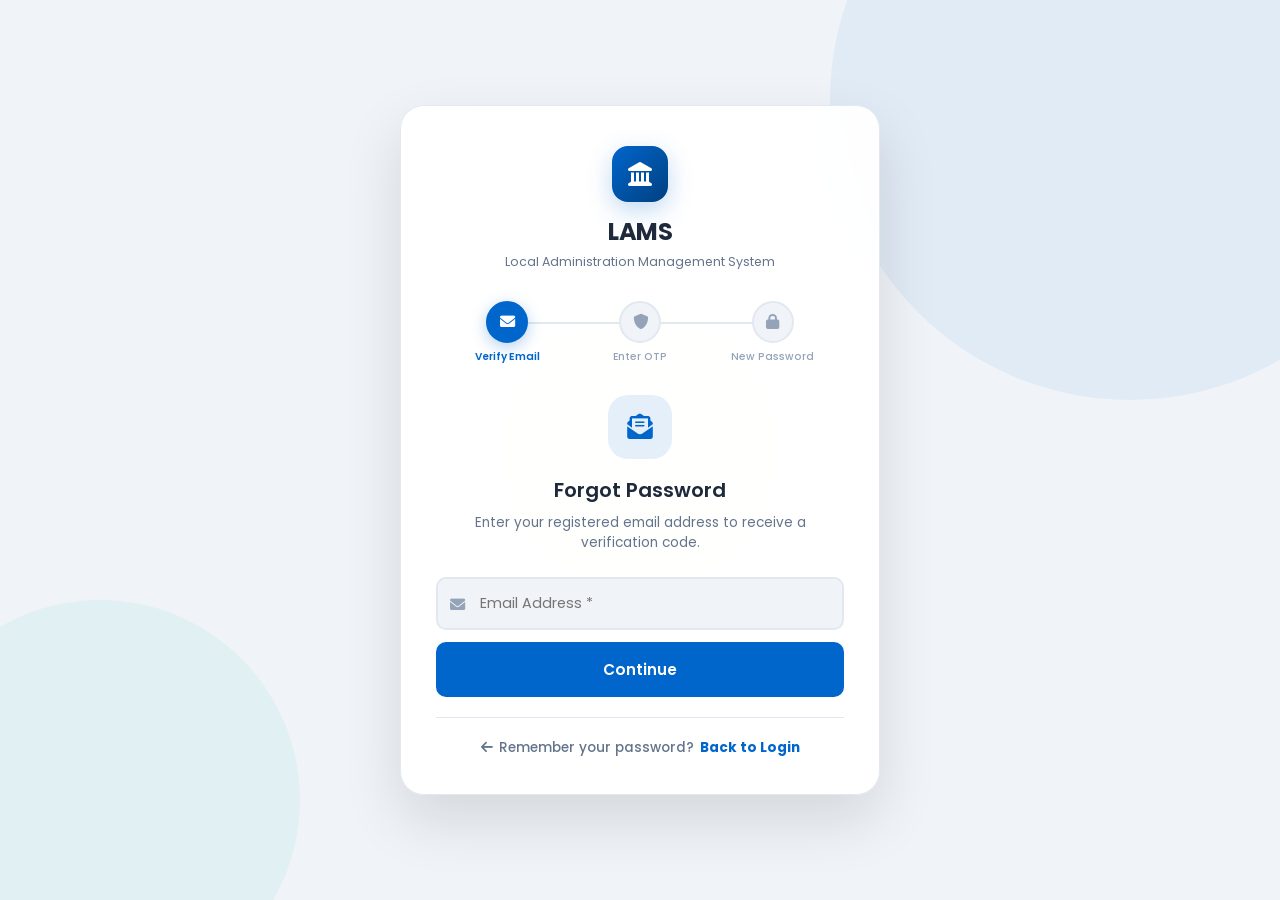
<file: forgot-password.html>
<!DOCTYPE html>
<html lang="en">
<head>
  <meta charset="UTF-8">
  <meta name="viewport" content="width=device-width, initial-scale=1.0, viewport-fit=cover">
  <meta name="description" content="LAMS - Forgot Password | Secure Account Recovery">
  <title>Forgot Password | LAMS</title>
  <link rel="preconnect" href="https://fonts.googleapis.com">
  <link rel="preconnect" href="https://fonts.gstatic.com" crossorigin>
  <link href="https://fonts.googleapis.com/css2?family=Poppins:wght@300;400;500;600;700&display=swap" rel="stylesheet">
  <link rel="stylesheet" href="https://cdnjs.cloudflare.com/ajax/libs/font-awesome/6.0.0-beta3/css/all.min.css">
  <link rel="stylesheet" href="css/forgot-password.css">
</head>
<body>
  <div class="page-wrapper">
    <div class="bg-shape bg-shape-1"></div>
    <div class="bg-shape bg-shape-2"></div>
    <div class="bg-shape bg-shape-3"></div>

    <div class="toast-container" id="toastContainer"></div>

    <div class="auth-card" id="authCard">
      <div class="card-header">
        <div class="logo-icon"><i class="fas fa-landmark"></i></div>
        <h1 class="system-name">LAMS</h1>
        <p class="system-subtitle">Local Administration Management System</p>
      </div>

      <div class="progress-steps" id="progressSteps">
        <div class="progress-step active" data-step="1">
          <div class="step-circle"><i class="fas fa-envelope"></i></div>
          <span class="step-label">Verify Email</span>
          <div class="step-line"></div>
        </div>
        <div class="progress-step" data-step="2">
          <div class="step-circle"><i class="fas fa-shield-alt"></i></div>
          <span class="step-label">Enter OTP</span>
          <div class="step-line"></div>
        </div>
        <div class="progress-step" data-step="3">
          <div class="step-circle"><i class="fas fa-lock"></i></div>
          <span class="step-label">New Password</span>
        </div>
      </div>

      <div class="step-content active" id="step1Content">
        <div class="step-icon-wrapper">
          <div class="step-main-icon"><i class="fas fa-envelope-open-text"></i></div>
        </div>
        <h2 class="step-title">Forgot Password</h2>
        <p class="step-description">Enter your registered email address to receive a verification code.</p>
        <form id="emailForm" class="auth-form">
          <div class="input-group">
            <div class="input-icon"><i class="fas fa-envelope"></i></div>
            <input type="email" id="emailInput" class="form-input" placeholder="Email Address *" required autocomplete="email">
          </div>
          <div class="error-message" id="emailError"></div>
          <button type="submit" class="btn btn-primary btn-full" id="emailSubmitBtn">
            <span class="btn-text">Continue</span>
            <span class="btn-loader" style="display:none;"><i class="fas fa-spinner fa-spin"></i> Sending...</span>
          </button>
        </form>
        <div class="step-footer">
          <a href="login.html" class="footer-link"><i class="fas fa-arrow-left"></i> Remember your password? <strong>Back to Login</strong></a>
        </div>
      </div>

      <div class="step-content" id="step2Content">
        <div class="step-icon-wrapper">
          <div class="step-main-icon" style="background:rgba(0,184,148,0.12);"><i class="fas fa-shield-alt" style="color:#00b894;"></i></div>
        </div>
        <h2 class="step-title">Verify OTP Code</h2>
        <p class="step-description">A verification code has been sent to <strong id="otpEmailDisplay">your email</strong></p>
        <form id="otpForm" class="auth-form">
          <div class="otp-inputs-wrapper" id="otpInputsWrapper">
            <input type="text" class="otp-input" maxlength="1" pattern="[0-9]" inputmode="numeric" data-index="0">
            <input type="text" class="otp-input" maxlength="1" pattern="[0-9]" inputmode="numeric" data-index="1">
            <input type="text" class="otp-input" maxlength="1" pattern="[0-9]" inputmode="numeric" data-index="2">
            <input type="text" class="otp-input" maxlength="1" pattern="[0-9]" inputmode="numeric" data-index="3">
            <input type="text" class="otp-input" maxlength="1" pattern="[0-9]" inputmode="numeric" data-index="4">
            <input type="text" class="otp-input" maxlength="1" pattern="[0-9]" inputmode="numeric" data-index="5">
          </div>
          <div class="error-message" id="otpError"></div>
          <div class="timer-wrapper" id="timerWrapper">
            <div class="timer-bar"><div class="timer-fill" id="timerFill"></div></div>
            <span class="timer-text" id="timerText">Code expires in: <strong>05:00</strong></span>
          </div>
          <button type="submit" class="btn btn-primary btn-full" id="otpSubmitBtn">
            <span class="btn-text">Verify OTP</span>
            <span class="btn-loader" style="display:none;"><i class="fas fa-spinner fa-spin"></i> Verifying...</span>
          </button>
        </form>
        <div class="step-footer">
          <button type="button" class="footer-link resend-btn" id="resendOtpBtn"><i class="fas fa-redo-alt"></i> Resend Code</button>
        </div>
      </div>

      <div class="step-content" id="step3Content">
        <div class="step-icon-wrapper">
          <div class="step-main-icon" style="background:rgba(245,158,11,0.12);"><i class="fas fa-lock" style="color:#f59e0b;"></i></div>
        </div>
        <h2 class="step-title">Reset Password</h2>
        <p class="step-description">Create a strong new password for your account</p>
        <form id="passwordForm" class="auth-form">
          <div class="input-group">
            <div class="input-icon"><i class="fas fa-key"></i></div>
            <input type="password" id="newPasswordInput" class="form-input" placeholder="New Password *" required minlength="6">
            <button type="button" class="toggle-password" data-target="newPasswordInput"><i class="fas fa-eye"></i></button>
          </div>
          <div class="password-strength" id="passwordStrength">
            <div class="strength-bar"><div class="strength-fill" id="strengthFill"></div></div>
            <span class="strength-text" id="strengthText"></span>
          </div>
          <div class="password-requirements" id="passwordRequirements">
            <span data-req="length"><i class="fas fa-circle"></i> Minimum 6 characters</span>
            <span data-req="uppercase"><i class="fas fa-circle"></i> At least 1 uppercase letter</span>
            <span data-req="lowercase"><i class="fas fa-circle"></i> At least 1 lowercase letter</span>
            <span data-req="number"><i class="fas fa-circle"></i> At least 1 number</span>
          </div>
          <div class="input-group">
            <div class="input-icon"><i class="fas fa-key"></i></div>
            <input type="password" id="confirmPasswordInput" class="form-input" placeholder="Confirm New Password *" required minlength="6">
            <button type="button" class="toggle-password" data-target="confirmPasswordInput"><i class="fas fa-eye"></i></button>
          </div>
          <div class="error-message" id="passwordError"></div>
          <button type="submit" class="btn btn-primary btn-full" id="passwordSubmitBtn">
            <span class="btn-text"><i class="fas fa-save"></i> Reset Password</span>
            <span class="btn-loader" style="display:none;"><i class="fas fa-spinner fa-spin"></i> Resetting...</span>
          </button>
        </form>
      </div>

      <div class="step-content" id="successContent">
        <div class="success-animation-wrapper">
          <div class="success-circle">
            <svg viewBox="0 0 52 52" class="checkmark">
              <circle class="checkmark-circle" cx="26" cy="26" r="25" fill="none"/>
              <path class="checkmark-check" fill="none" d="M14.1 27.2l7.1 7.2 16.7-16.8"/>
            </svg>
          </div>
        </div>
        <h2 class="step-title" style="color:#00b894;">Password Reset Successful!</h2>
        <p class="step-description">Your password has been changed successfully.<br>You can now login using your new password.</p>
        <a href="login.html" class="btn btn-primary btn-full" style="margin-top:20px;"><i class="fas fa-sign-in-alt"></i> Go to Login</a>
      </div>
    </div>
  </div>

  <script src="js/api.js"></script>
  <script src="js/forgot-password.js"></script>
</body>
</html>
</file>
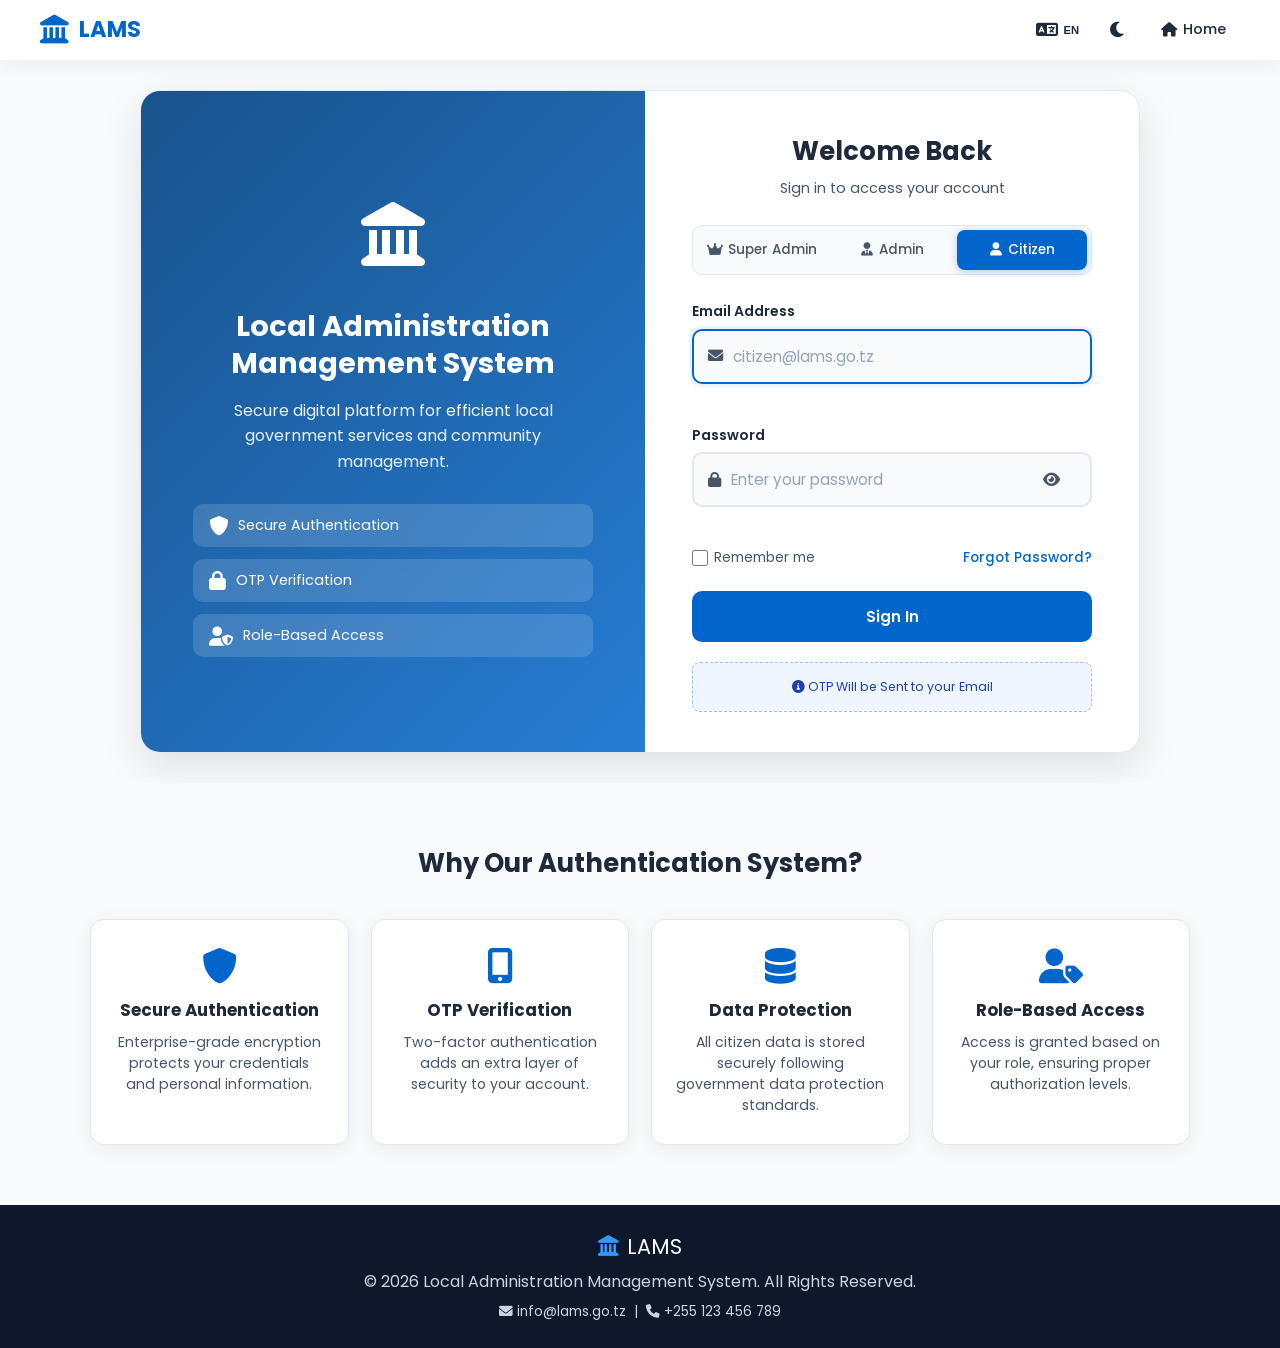
<file: login.html>
<!DOCTYPE html>
<html lang="en">
<head>
  <meta charset="UTF-8">
  <meta name="viewport" content="width=device-width, initial-scale=1.0, viewport-fit=cover">
  <meta name="description" content="LAMS Login - Secure authentication portal for Local Administration Management System">
  <title>Login | LAMS - Local Administration Management System</title>
  <link rel="preconnect" href="https://fonts.googleapis.com">
  <link rel="preconnect" href="https://fonts.gstatic.com" crossorigin>
  <link href="https://fonts.googleapis.com/css2?family=Poppins:wght@300;400;500;600;700&display=swap" rel="stylesheet">
  <link rel="stylesheet" href="https://cdnjs.cloudflare.com/ajax/libs/font-awesome/6.0.0-beta3/css/all.min.css">
  <link rel="stylesheet" href="css/login.css">
</head>
<body>
  <div class="toast-container" id="toastContainer"></div>

  <div class="modal-overlay" id="forgotPasswordModalOverlay">
    <div class="modal" id="forgotPasswordModal">
      <div class="modal-content" id="forgotPasswordModalContent"></div>
    </div>
  </div>

  <header class="top-bar">
    <div class="top-bar-container">
      <a href="index.html" class="top-logo">
        <i class="fas fa-landmark"></i>
        <span>LAMS</span>
      </a>
      <div class="top-actions">
        <button id="languageToggle" class="icon-btn" title="Switch Language">
          <i class="fas fa-language"></i>
          <span class="lang-text">EN</span>
        </button>
        <button id="themeToggle" class="icon-btn" title="Toggle Theme">
          <i class="fas fa-moon"></i>
        </button>
        <a href="index.html" class="back-home-link">
          <i class="fas fa-home"></i> Home
        </a>
      </div>
    </div>
  </header>

  <main class="login-main">
    <div class="login-container">
      <div class="login-visual">
        <div class="visual-overlay"></div>
        <div class="visual-content">
          <div class="visual-logo"><i class="fas fa-landmark"></i></div>
          <h1>Local Administration Management System</h1>
          <p class="visual-subtitle">Secure digital platform for efficient local government services and community management.</p>
          <div class="visual-features">
            <div class="visual-feature"><i class="fas fa-shield-alt"></i><span>Secure Authentication</span></div>
            <div class="visual-feature"><i class="fas fa-lock"></i><span>OTP Verification</span></div>
            <div class="visual-feature"><i class="fas fa-user-shield"></i><span>Role-Based Access</span></div>
          </div>
        </div>
      </div>

      <div class="login-form-panel">
        <div class="form-wrapper">
          <div class="form-step active" id="stepLogin">
            <div class="form-header">
              <div class="form-logo-mobile"><i class="fas fa-landmark"></i></div>
              <h2>Welcome Back</h2>
              <p>Sign in to access your account</p>
            </div>
            <div class="role-tabs">
              <button class="role-tab" data-role="super_admin"><i class="fas fa-crown"></i> Super Admin</button>
              <button class="role-tab" data-role="admin"><i class="fas fa-user-tie"></i> Admin</button>
              <button class="role-tab active" data-role="citizen"><i class="fas fa-user"></i> Citizen</button>
            </div>
            <form id="loginForm" class="login-form" novalidate>
              <div class="input-group">
                <label for="loginEmail">Email Address</label>
                <div class="input-wrapper">
                  <i class="fas fa-envelope"></i>
                  <input type="email" id="loginEmail" placeholder="Enter your email address" required autocomplete="email">
                </div>
                <span class="error-message" id="emailError"></span>
              </div>
              <div class="input-group">
                <label for="loginPassword">Password</label>
                <div class="input-wrapper">
                  <i class="fas fa-lock"></i>
                  <input type="password" id="loginPassword" placeholder="Enter your password" required autocomplete="current-password">
                  <button type="button" class="toggle-password" id="togglePassword"><i class="fas fa-eye"></i></button>
                </div>
                <span class="error-message" id="passwordError"></span>
              </div>
              <div class="form-options">
                <label class="remember-me"><input type="checkbox" id="rememberMe"><span>Remember me</span></label>
                <a href="#" class="forgot-password" id="forgotPasswordLink">Forgot Password?</a>
              </div>
              <button type="submit" class="btn btn-primary btn-full" id="loginBtn">
                <span class="btn-text">Sign In</span>
                <span class="btn-loader" style="display:none;"><i class="fas fa-spinner fa-spin"></i> Authenticating...</span>
              </button>
            </form>
            <div class="demo-hint">
              <p><i class="fas fa-info-circle"></i>OTP Will be Sent to your Email</p>
            </div>
          </div>

          <div class="form-step" id="stepOTP">
            <div class="form-header">
              <div class="otp-icon"><i class="fas fa-shield-alt"></i></div>
              <h2>Verify OTP Code</h2>
              <p>A 6-digit verification code has been sent to your email</p>
              <p class="otp-email-display" id="otpEmailDisplay">user@email.com</p>
            </div>
            <form id="otpForm" class="otp-form" novalidate>
              <div class="otp-inputs-container">
                <input type="text" class="otp-input" maxlength="1" pattern="[0-9]" inputmode="numeric" required>
                <input type="text" class="otp-input" maxlength="1" pattern="[0-9]" inputmode="numeric" required>
                <input type="text" class="otp-input" maxlength="1" pattern="[0-9]" inputmode="numeric" required>
                <input type="text" class="otp-input" maxlength="1" pattern="[0-9]" inputmode="numeric" required>
                <input type="text" class="otp-input" maxlength="1" pattern="[0-9]" inputmode="numeric" required>
                <input type="text" class="otp-input" maxlength="1" pattern="[0-9]" inputmode="numeric" required>
              </div>
              <span class="error-message" id="otpError"></span>
              <div class="otp-timer" id="otpTimer"><i class="fas fa-clock"></i><span id="timerDisplay">01:00</span></div>
              <button type="submit" class="btn btn-primary btn-full" id="verifyOtpBtn">
                <span class="btn-text">Verify OTP</span>
                <span class="btn-loader" style="display:none;"><i class="fas fa-spinner fa-spin"></i> Verifying...</span>
              </button>
            </form>
            <div class="otp-actions">
              <button class="text-btn" id="resendOtpBtn" disabled><i class="fas fa-redo"></i> Resend Code</button>
              <button class="text-btn" id="backToLoginBtn"><i class="fas fa-arrow-left"></i> Back to Login</button>
            </div>
          </div>

          <div class="form-step" id="stepSuccess">
            <div class="success-content">
              <div class="success-icon"><i class="fas fa-check-circle"></i></div>
              <h2 id="successMessage">Login Successful!</h2>
              <p id="redirectMessage">Redirecting to your dashboard...</p>
              <div class="redirect-loader"><i class="fas fa-spinner fa-spin"></i></div>
            </div>
          </div>
        </div>
      </div>
    </div>
  </main>

  <section class="login-features">
    <div class="container">
      <h2 class="features-title">Why Our Authentication System?</h2>
      <div class="features-grid">
        <div class="feature-card"><i class="fas fa-shield-alt"></i><h3>Secure Authentication</h3><p>Enterprise-grade encryption protects your credentials and personal information.</p></div>
        <div class="feature-card"><i class="fas fa-mobile-alt"></i><h3>OTP Verification</h3><p>Two-factor authentication adds an extra layer of security to your account.</p></div>
        <div class="feature-card"><i class="fas fa-database"></i><h3>Data Protection</h3><p>All citizen data is stored securely following government data protection standards.</p></div>
        <div class="feature-card"><i class="fas fa-user-tag"></i><h3>Role-Based Access</h3><p>Access is granted based on your role, ensuring proper authorization levels.</p></div>
      </div>
    </div>
  </section>

  <footer class="login-footer">
    <div class="container">
      <div class="footer-content">
        <div class="footer-logo"><i class="fas fa-landmark"></i><span>LAMS</span></div>
        <p>&copy; <span id="year"></span> Local Administration Management System. All Rights Reserved.</p>
        <p class="footer-contact"><i class="fas fa-envelope"></i> info@lams.go.tz<span class="separator">|</span><i class="fas fa-phone"></i> +255 123 456 789</p>
      </div>
    </div>
  </footer>

  <script src="js/api.js"></script>
  <script src="js/login.js"></script>
</body>
</html>
</file>
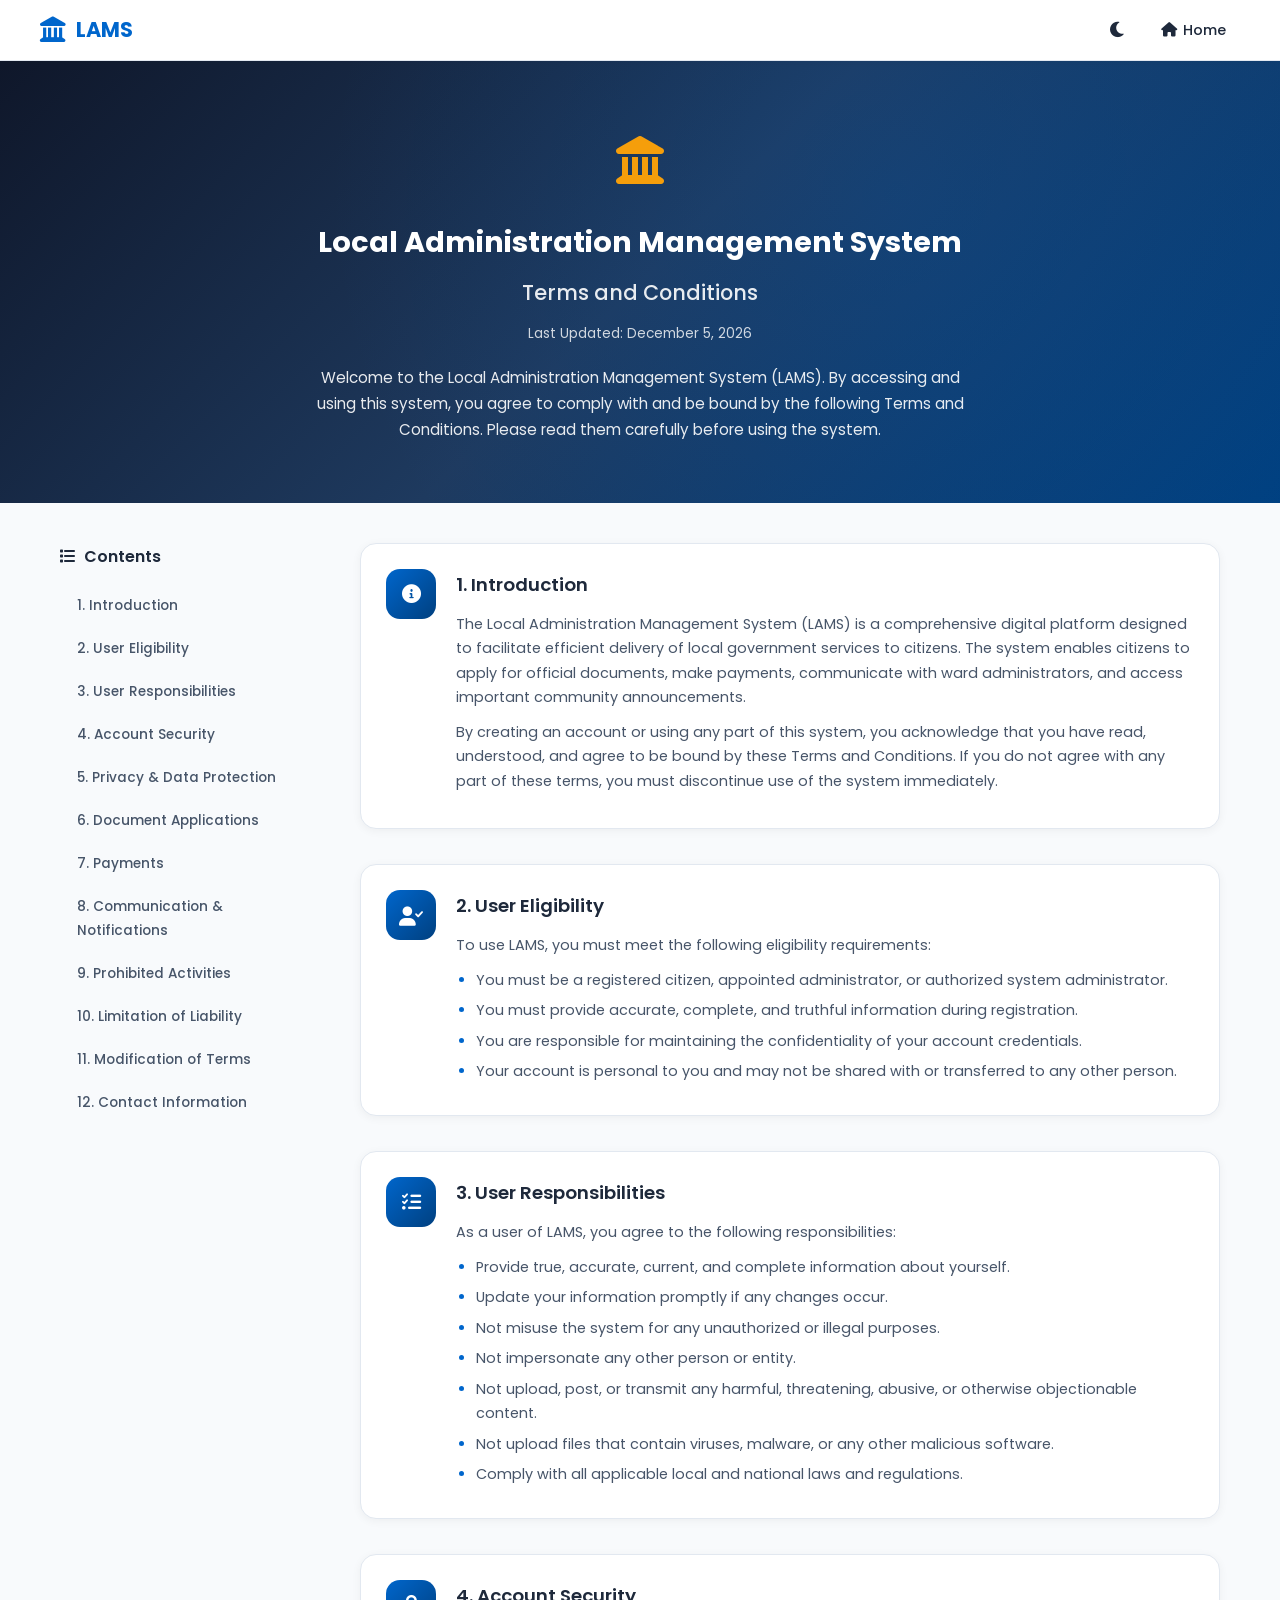
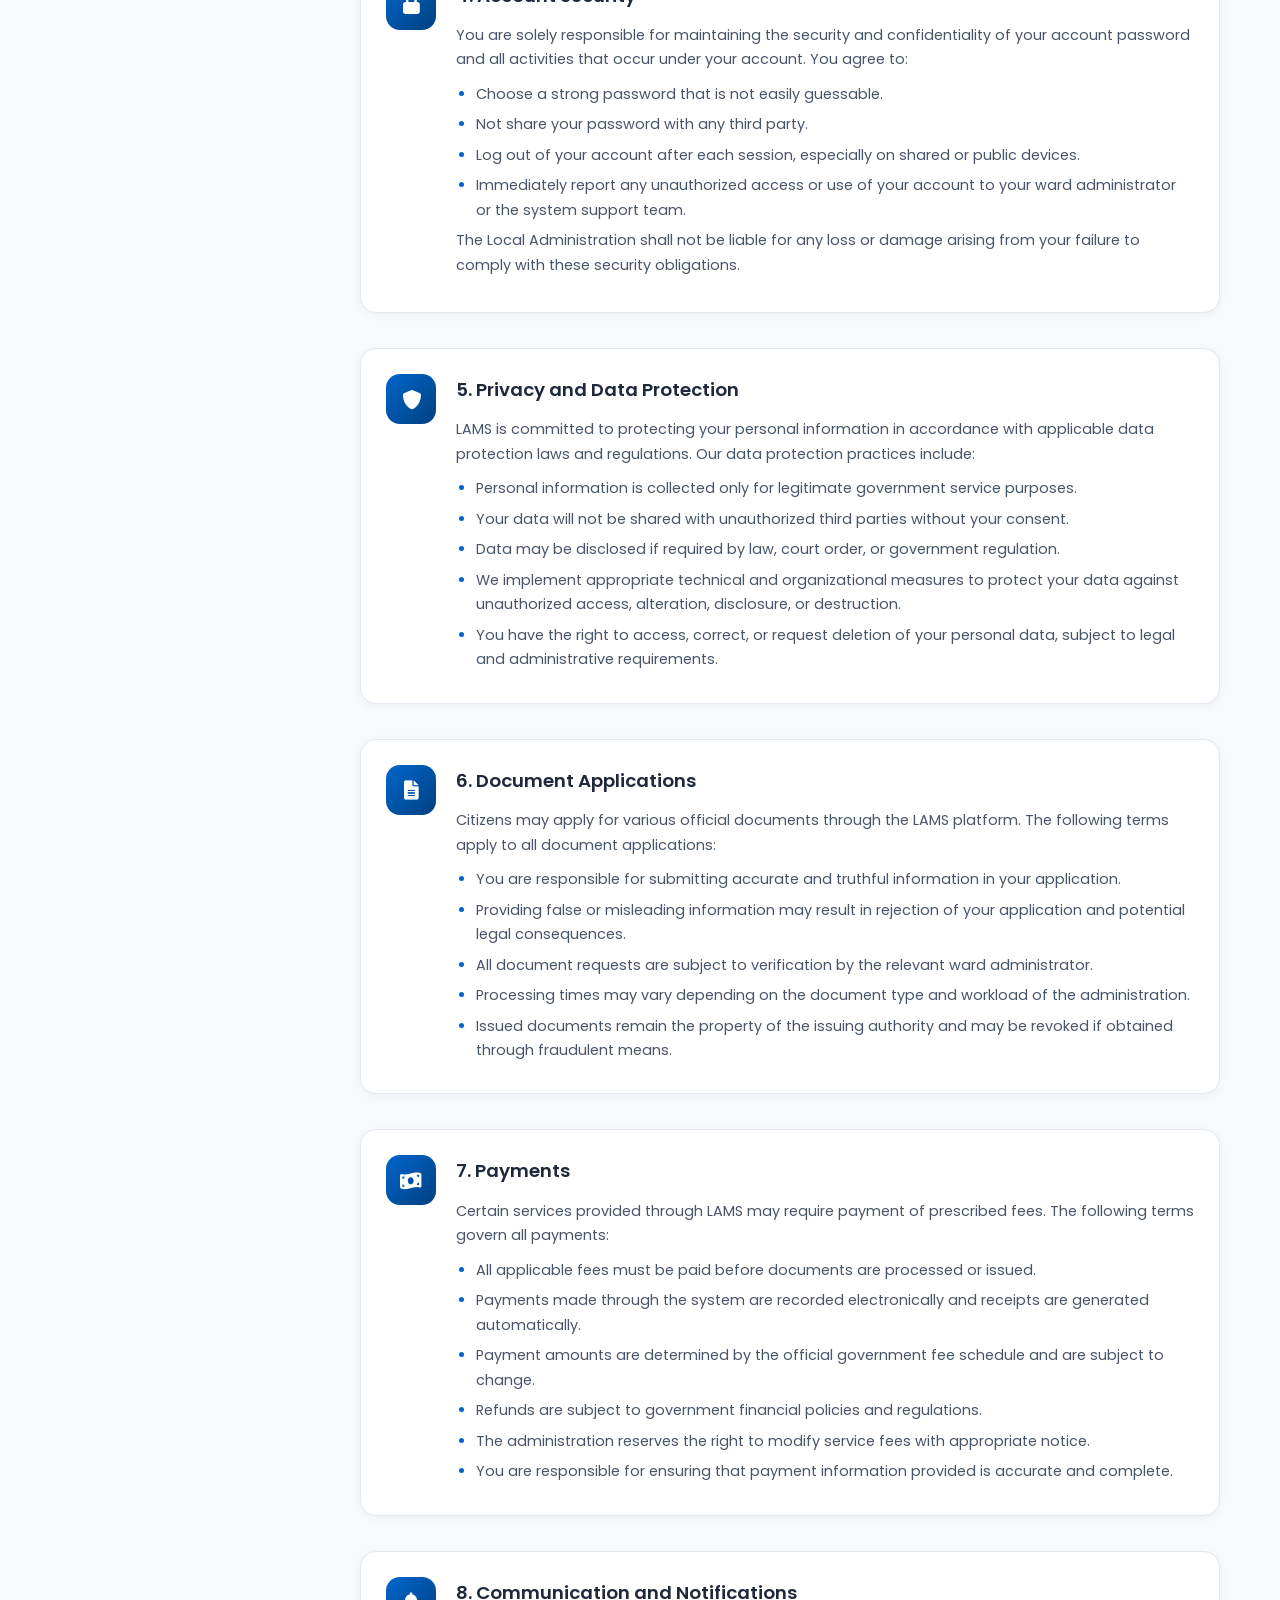
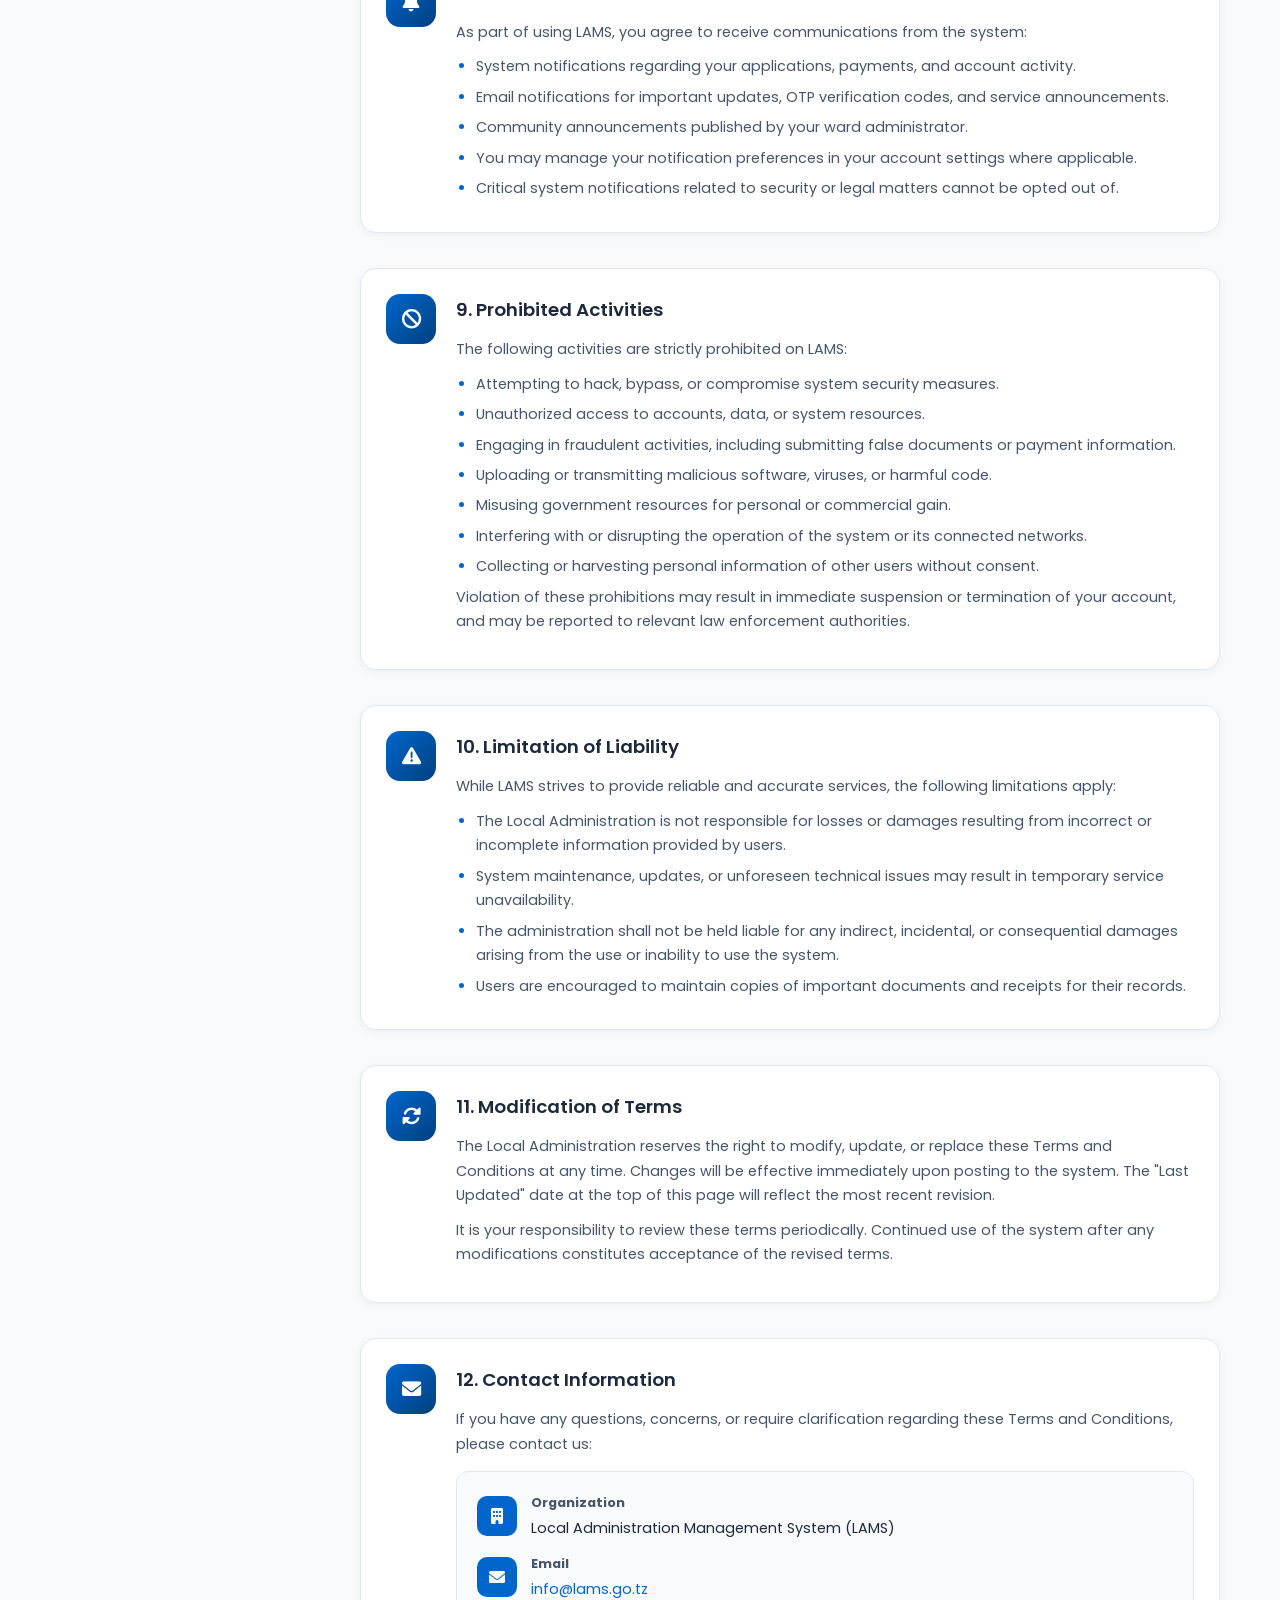
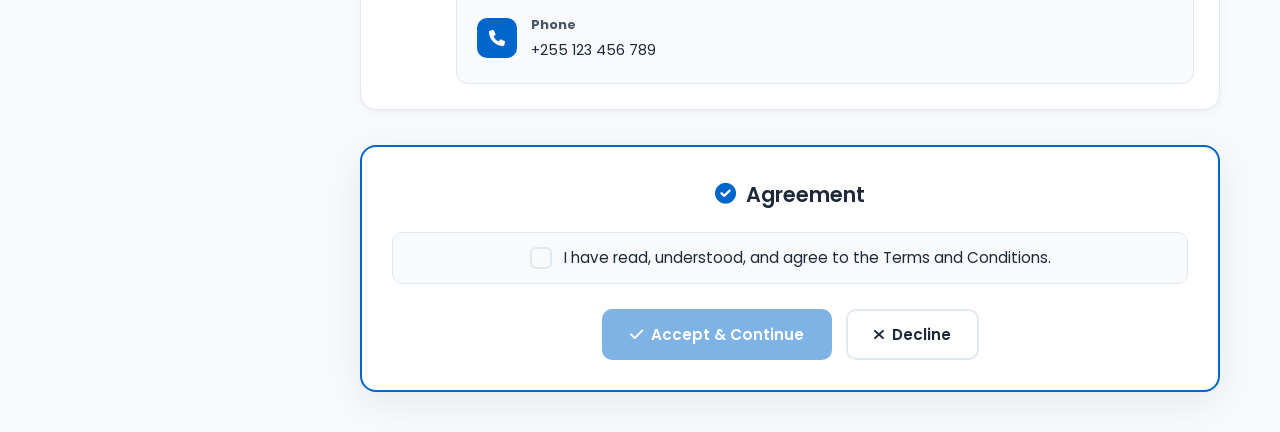
<file: terms.html>
<!DOCTYPE html>
<html lang="en">
<head>
  <meta charset="UTF-8">
  <meta name="viewport" content="width=device-width, initial-scale=1.0, viewport-fit=cover">
  <meta name="description" content="LAMS - Terms and Conditions">
  <title>Terms & Conditions | LAMS</title>
  <link rel="preconnect" href="https://fonts.googleapis.com">
  <link rel="preconnect" href="https://fonts.gstatic.com" crossorigin>
  <link href="https://fonts.googleapis.com/css2?family=Poppins:wght@300;400;500;600;700&display=swap" rel="stylesheet">
  <link rel="stylesheet" href="https://cdnjs.cloudflare.com/ajax/libs/font-awesome/6.0.0-beta3/css/all.min.css">
  <link rel="stylesheet" href="css/terms.css">
</head>
<body>

  <!-- ==================== TOP NAVIGATION BAR ==================== -->
  <header class="top-bar">
    <div class="top-bar-container">
      <a href="index.html" class="top-logo">
        <i class="fas fa-landmark"></i>
        <span>LAMS</span>
      </a>
      <div class="top-actions">
        <button id="themeToggle" class="icon-btn" title="Toggle Theme">
          <i class="fas fa-moon"></i>
        </button>
        <a href="index.html" class="back-home-link">
          <i class="fas fa-home"></i> Home
        </a>
      </div>
    </div>
  </header>

  <!-- ==================== PAGE HERO HEADER ==================== -->
  <section class="terms-hero">
    <div class="hero-overlay"></div>
    <div class="hero-content">
      <div class="hero-icon">
        <i class="fas fa-landmark"></i>
      </div>
      <h1>Local Administration Management System</h1>
      <h2>Terms and Conditions</h2>
      <p class="last-updated">Last Updated: <span id="lastUpdatedDate"></span></p>
      <p class="hero-intro">
        Welcome to the Local Administration Management System (LAMS). By accessing and using this system, 
        you agree to comply with and be bound by the following Terms and Conditions. 
        Please read them carefully before using the system.
      </p>
    </div>
  </section>

  <!-- ==================== MAIN CONTENT WITH SIDEBAR ==================== -->
  <div class="terms-layout">
    
    <!-- Table of Contents Sidebar -->
    <aside class="toc-sidebar" id="tocSidebar">
      <div class="toc-sticky">
        <h3><i class="fas fa-list"></i> Contents</h3>
        <nav class="toc-nav">
          <a href="#section1" class="toc-link active">1. Introduction</a>
          <a href="#section2" class="toc-link">2. User Eligibility</a>
          <a href="#section3" class="toc-link">3. User Responsibilities</a>
          <a href="#section4" class="toc-link">4. Account Security</a>
          <a href="#section5" class="toc-link">5. Privacy & Data Protection</a>
          <a href="#section6" class="toc-link">6. Document Applications</a>
          <a href="#section7" class="toc-link">7. Payments</a>
          <a href="#section8" class="toc-link">8. Communication & Notifications</a>
          <a href="#section9" class="toc-link">9. Prohibited Activities</a>
          <a href="#section10" class="toc-link">10. Limitation of Liability</a>
          <a href="#section11" class="toc-link">11. Modification of Terms</a>
          <a href="#section12" class="toc-link">12. Contact Information</a>
        </nav>
      </div>
    </aside>

    <!-- Main Terms Content -->
    <main class="terms-content">
      
      <!-- Section 1 -->
      <section class="terms-section" id="section1">
        <div class="section-icon"><i class="fas fa-info-circle"></i></div>
        <div class="section-body">
          <h2>1. Introduction</h2>
          <p>
            The Local Administration Management System (LAMS) is a comprehensive digital platform 
            designed to facilitate efficient delivery of local government services to citizens. 
            The system enables citizens to apply for official documents, make payments, communicate 
            with ward administrators, and access important community announcements.
          </p>
          <p>
            By creating an account or using any part of this system, you acknowledge that you have read, 
            understood, and agree to be bound by these Terms and Conditions. If you do not agree with 
            any part of these terms, you must discontinue use of the system immediately.
          </p>
        </div>
      </section>

      <!-- Section 2 -->
      <section class="terms-section" id="section2">
        <div class="section-icon"><i class="fas fa-user-check"></i></div>
        <div class="section-body">
          <h2>2. User Eligibility</h2>
          <p>
            To use LAMS, you must meet the following eligibility requirements:
          </p>
          <ul>
            <li>You must be a registered citizen, appointed administrator, or authorized system administrator.</li>
            <li>You must provide accurate, complete, and truthful information during registration.</li>
            <li>You are responsible for maintaining the confidentiality of your account credentials.</li>
            <li>Your account is personal to you and may not be shared with or transferred to any other person.</li>
          </ul>
        </div>
      </section>

      <!-- Section 3 -->
      <section class="terms-section" id="section3">
        <div class="section-icon"><i class="fas fa-tasks"></i></div>
        <div class="section-body">
          <h2>3. User Responsibilities</h2>
          <p>As a user of LAMS, you agree to the following responsibilities:</p>
          <ul>
            <li>Provide true, accurate, current, and complete information about yourself.</li>
            <li>Update your information promptly if any changes occur.</li>
            <li>Not misuse the system for any unauthorized or illegal purposes.</li>
            <li>Not impersonate any other person or entity.</li>
            <li>Not upload, post, or transmit any harmful, threatening, abusive, or otherwise objectionable content.</li>
            <li>Not upload files that contain viruses, malware, or any other malicious software.</li>
            <li>Comply with all applicable local and national laws and regulations.</li>
          </ul>
        </div>
      </section>

      <!-- Section 4 -->
      <section class="terms-section" id="section4">
        <div class="section-icon"><i class="fas fa-lock"></i></div>
        <div class="section-body">
          <h2>4. Account Security</h2>
          <p>
            You are solely responsible for maintaining the security and confidentiality of your 
            account password and all activities that occur under your account. You agree to:
          </p>
          <ul>
            <li>Choose a strong password that is not easily guessable.</li>
            <li>Not share your password with any third party.</li>
            <li>Log out of your account after each session, especially on shared or public devices.</li>
            <li>Immediately report any unauthorized access or use of your account to your ward administrator or the system support team.</li>
          </ul>
          <p>
            The Local Administration shall not be liable for any loss or damage arising from 
            your failure to comply with these security obligations.
          </p>
        </div>
      </section>

      <!-- Section 5 -->
      <section class="terms-section" id="section5">
        <div class="section-icon"><i class="fas fa-shield-alt"></i></div>
        <div class="section-body">
          <h2>5. Privacy and Data Protection</h2>
          <p>
            LAMS is committed to protecting your personal information in accordance with applicable 
            data protection laws and regulations. Our data protection practices include:
          </p>
          <ul>
            <li>Personal information is collected only for legitimate government service purposes.</li>
            <li>Your data will not be shared with unauthorized third parties without your consent.</li>
            <li>Data may be disclosed if required by law, court order, or government regulation.</li>
            <li>We implement appropriate technical and organizational measures to protect your data against unauthorized access, alteration, disclosure, or destruction.</li>
            <li>You have the right to access, correct, or request deletion of your personal data, subject to legal and administrative requirements.</li>
          </ul>
        </div>
      </section>

      <!-- Section 6 -->
      <section class="terms-section" id="section6">
        <div class="section-icon"><i class="fas fa-file-alt"></i></div>
        <div class="section-body">
          <h2>6. Document Applications</h2>
          <p>
            Citizens may apply for various official documents through the LAMS platform. 
            The following terms apply to all document applications:
          </p>
          <ul>
            <li>You are responsible for submitting accurate and truthful information in your application.</li>
            <li>Providing false or misleading information may result in rejection of your application and potential legal consequences.</li>
            <li>All document requests are subject to verification by the relevant ward administrator.</li>
            <li>Processing times may vary depending on the document type and workload of the administration.</li>
            <li>Issued documents remain the property of the issuing authority and may be revoked if obtained through fraudulent means.</li>
          </ul>
        </div>
      </section>

      <!-- Section 7 -->
      <section class="terms-section" id="section7">
        <div class="section-icon"><i class="fas fa-money-bill-wave"></i></div>
        <div class="section-body">
          <h2>7. Payments</h2>
          <p>
            Certain services provided through LAMS may require payment of prescribed fees. 
            The following terms govern all payments:
          </p>
          <ul>
            <li>All applicable fees must be paid before documents are processed or issued.</li>
            <li>Payments made through the system are recorded electronically and receipts are generated automatically.</li>
            <li>Payment amounts are determined by the official government fee schedule and are subject to change.</li>
            <li>Refunds are subject to government financial policies and regulations.</li>
            <li>The administration reserves the right to modify service fees with appropriate notice.</li>
            <li>You are responsible for ensuring that payment information provided is accurate and complete.</li>
          </ul>
        </div>
      </section>

      <!-- Section 8 -->
      <section class="terms-section" id="section8">
        <div class="section-icon"><i class="fas fa-bell"></i></div>
        <div class="section-body">
          <h2>8. Communication and Notifications</h2>
          <p>
            As part of using LAMS, you agree to receive communications from the system:
          </p>
          <ul>
            <li>System notifications regarding your applications, payments, and account activity.</li>
            <li>Email notifications for important updates, OTP verification codes, and service announcements.</li>
            <li>Community announcements published by your ward administrator.</li>
            <li>You may manage your notification preferences in your account settings where applicable.</li>
            <li>Critical system notifications related to security or legal matters cannot be opted out of.</li>
          </ul>
        </div>
      </section>

      <!-- Section 9 -->
      <section class="terms-section" id="section9">
        <div class="section-icon"><i class="fas fa-ban"></i></div>
        <div class="section-body">
          <h2>9. Prohibited Activities</h2>
          <p>The following activities are strictly prohibited on LAMS:</p>
          <ul>
            <li>Attempting to hack, bypass, or compromise system security measures.</li>
            <li>Unauthorized access to accounts, data, or system resources.</li>
            <li>Engaging in fraudulent activities, including submitting false documents or payment information.</li>
            <li>Uploading or transmitting malicious software, viruses, or harmful code.</li>
            <li>Misusing government resources for personal or commercial gain.</li>
            <li>Interfering with or disrupting the operation of the system or its connected networks.</li>
            <li>Collecting or harvesting personal information of other users without consent.</li>
          </ul>
          <p>
            Violation of these prohibitions may result in immediate suspension or termination of your account, 
            and may be reported to relevant law enforcement authorities.
          </p>
        </div>
      </section>

      <!-- Section 10 -->
      <section class="terms-section" id="section10">
        <div class="section-icon"><i class="fas fa-exclamation-triangle"></i></div>
        <div class="section-body">
          <h2>10. Limitation of Liability</h2>
          <p>
            While LAMS strives to provide reliable and accurate services, the following limitations apply:
          </p>
          <ul>
            <li>The Local Administration is not responsible for losses or damages resulting from incorrect or incomplete information provided by users.</li>
            <li>System maintenance, updates, or unforeseen technical issues may result in temporary service unavailability.</li>
            <li>The administration shall not be held liable for any indirect, incidental, or consequential damages arising from the use or inability to use the system.</li>
            <li>Users are encouraged to maintain copies of important documents and receipts for their records.</li>
          </ul>
        </div>
      </section>

      <!-- Section 11 -->
      <section class="terms-section" id="section11">
        <div class="section-icon"><i class="fas fa-sync-alt"></i></div>
        <div class="section-body">
          <h2>11. Modification of Terms</h2>
          <p>
            The Local Administration reserves the right to modify, update, or replace these 
            Terms and Conditions at any time. Changes will be effective immediately upon posting 
            to the system. The "Last Updated" date at the top of this page will reflect the most 
            recent revision.
          </p>
          <p>
            It is your responsibility to review these terms periodically. Continued use of the 
            system after any modifications constitutes acceptance of the revised terms.
          </p>
        </div>
      </section>

      <!-- Section 12 -->
      <section class="terms-section" id="section12">
        <div class="section-icon"><i class="fas fa-envelope"></i></div>
        <div class="section-body">
          <h2>12. Contact Information</h2>
          <p>If you have any questions, concerns, or require clarification regarding these Terms and Conditions, please contact us:</p>
          <div class="contact-card">
            <div class="contact-item">
              <i class="fas fa-building"></i>
              <div>
                <strong>Organization</strong>
                <span>Local Administration Management System (LAMS)</span>
              </div>
            </div>
            <div class="contact-item">
              <i class="fas fa-envelope"></i>
              <div>
                <strong>Email</strong>
                <span><a href="mailto:info@lams.go.tz">info@lams.go.tz</a></span>
              </div>
            </div>
            <div class="contact-item">
              <i class="fas fa-phone"></i>
              <div>
                <strong>Phone</strong>
                <span>+255 123 456 789</span>
              </div>
            </div>
          </div>
        </div>
      </section>

      <!-- ==================== AGREEMENT SECTION ==================== -->
      <section class="agreement-section" id="agreementSection">
        <div class="agreement-card">
          <h2><i class="fas fa-check-circle"></i> Agreement</h2>
          <label class="checkbox-container">
            <input type="checkbox" id="agreeCheckbox">
            <span class="checkmark"></span>
            <span class="checkbox-text">I have read, understood, and agree to the Terms and Conditions.</span>
          </label>
          <div class="agreement-buttons">
            <button class="btn btn-primary" id="acceptBtn" disabled>
              <i class="fas fa-check"></i> Accept & Continue
            </button>
            <button class="btn btn-outline" id="declineBtn">
              <i class="fas fa-times"></i> Decline
            </button>
          </div>
        </div>
      </section>

    </main>
  </div>

  <!-- ==================== DECLINE CONFIRMATION MODAL ==================== -->
  <div class="modal-overlay" id="declineModalOverlay">
    <div class="modal" id="declineModal">
      <div class="modal-content">
        <div class="modal-icon warning">
          <i class="fas fa-exclamation-triangle"></i>
        </div>
        <h2>Terms & Conditions</h2>
        <p>You must agree to the Terms and Conditions to continue using the system.</p>
        <p style="font-size:0.85rem;color:var(--text-light);">You will be redirected to the homepage.</p>
        <div class="modal-buttons">
          <button class="btn btn-outline" onclick="closeDeclineModal()">
            <i class="fas fa-arrow-left"></i> Go Back
          </button>
          <button class="btn btn-primary" onclick="redirectToHome()">
            <i class="fas fa-home"></i> Go to Homepage
          </button>
        </div>
      </div>
    </div>
  </div>

  <!-- ==================== BACK TO TOP BUTTON ==================== -->
  <button id="backToTop" class="back-to-top" title="Back to top">
    <i class="fas fa-arrow-up"></i>
  </button>

  <!-- ==================== TOAST CONTAINER ==================== -->
  <div class="toast-container" id="toastContainer"></div>

  <script src="js/terms.js"></script>
</body>
</html>
</file>
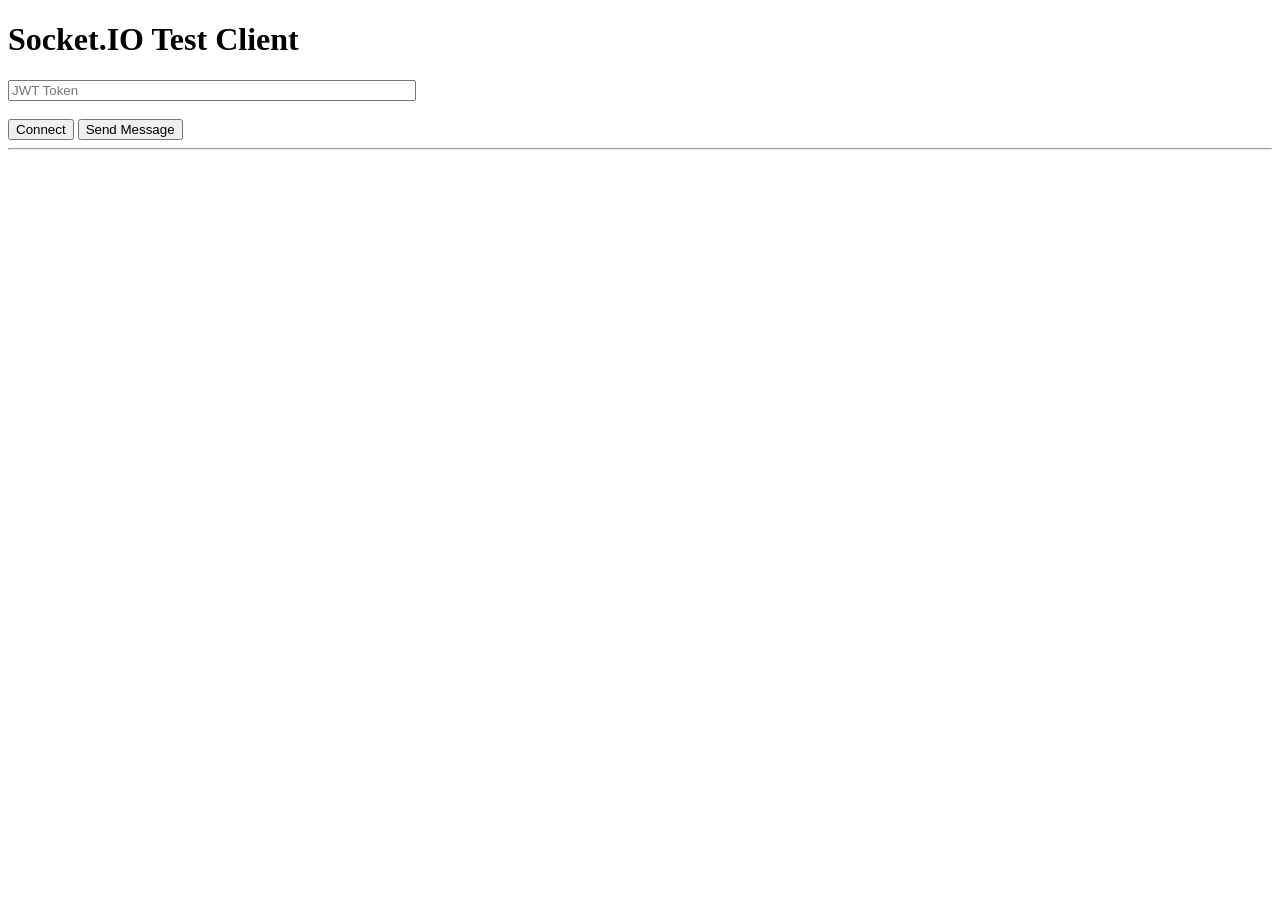
<file: public/test-socket.html>
<!DOCTYPE html>
<html>
<head>
    <title>Socket.IO Test</title>
    <script src="https://cdn.socket.io/4.7.2/socket.io.min.js"></script>
</head>
<body>
    <h1>Socket.IO Test Client</h1>
    <input type="text" id="token" placeholder="JWT Token" style="width:400px"><br><br>
    <button onclick="connect()">Connect</button>
    <button onclick="sendMsg()">Send Message</button>
    <hr>
    <div id="output" style="font-family:monospace;"></div>

    <script>
        let socket;

        function log(msg) {
            document.getElementById('output').innerHTML += `<p>${msg}</p>`;
        }

        function connect() {
            const token = document.getElementById('token').value;
            socket = io('http://localhost:5000', {
                auth: { token: token }
            });

            socket.on('connect', () => log('✅ Connected!'));
            socket.on('receive_message', (msg) => log('📩 New message: ' + JSON.stringify(msg)));
            socket.on('message_sent', (msg) => log('✉️ Message sent: ' + JSON.stringify(msg)));
            socket.on('user_online', (data) => log('🟢 User online: ' + JSON.stringify(data)));
            socket.on('user_offline', (data) => log('🔴 User offline: ' + JSON.stringify(data)));
            socket.on('typing_indicator', (data) => log('⌨️ Typing: ' + JSON.stringify(data)));
            socket.on('error', (err) => log('❌ Error: ' + err.message));
        }

        function sendMsg() {
            if (socket) {
                socket.emit('send_message', { receiver_id: 1, message: 'Hello from test!' });
            }
        }
    </script>
</body>
</html>
</file>
<file: css/index.css>
/* index.css - Complete Styling */
:root {
  --primary-color: #0066cc;
  --secondary-color: #004080;
  --accent-color: #00b894;
  --background: #f8fafc;
  --text-color: #1e293b;
  --text-light: #475569;
  --white: #ffffff;
  --card-bg: #ffffff;
  --card-shadow: 0 10px 25px -5px rgba(0, 0, 0, 0.05);
  --border-color: #e2e8f0;
  --navbar-bg: rgba(255, 255, 255, 0.95);
  --footer-bg: #0f172a;
  --footer-text: #cbd5e1;
  --hero-overlay: rgba(0, 0, 0, 0.6);
  --transition: all 0.3s ease;
  --danger: #ef4444;
  --success: #00b894;
}

body.dark-mode {
  --primary-color: #3399ff;
  --secondary-color: #1a73e8;
  --accent-color: #00b894;
  --background: #0f172a;
  --text-color: #f1f5f9;
  --text-light: #cbd5e1;
  --white: #1e293b;
  --card-bg: #1e293b;
  --card-shadow: 0 10px 25px -5px rgba(0, 0, 0, 0.4);
  --border-color: #334155;
  --navbar-bg: rgba(15, 23, 42, 0.95);
  --footer-bg: #020617;
  --footer-text: #94a3b8;
  --hero-overlay: rgba(0, 0, 0, 0.8);
}

* { margin: 0; padding: 0; box-sizing: border-box; }
html { scroll-behavior: smooth; }
body {
  font-family: 'Poppins', sans-serif;
  background-color: var(--background);
  color: var(--text-color);
  line-height: 1.6;
  transition: background-color 0.3s ease, color 0.3s ease;
}
.container { width: 90%; max-width: 1100px; margin: 0 auto; padding: 0 15px; }
.section-padding { padding: 80px 0; }
.bg-light { background-color: rgba(0, 0, 0, 0.02); }
body.dark-mode .bg-light { background-color: rgba(255, 255, 255, 0.02); }
a { text-decoration: none; color: inherit; }
ul { list-style: none; }

/* Buttons */
.btn {
  display: inline-block;
  padding: 12px 28px;
  border-radius: 8px;
  font-weight: 600;
  font-size: 0.95rem;
  transition: var(--transition);
  cursor: pointer;
  border: 2px solid transparent;
}
.btn-primary { background-color: var(--primary-color); color: #fff; border-color: var(--primary-color); }
.btn-primary:hover { background-color: var(--secondary-color); border-color: var(--secondary-color); transform: translateY(-2px); box-shadow: 0 8px 20px rgba(0,102,204,0.4); }
.btn-outline { background: transparent; color: #fff; border-color: #fff; }
.btn-outline:hover { background-color: #fff; color: var(--primary-color); transform: translateY(-2px); }
.btn-lg { padding: 14px 36px; font-size: 1rem; }
.icon-btn { background: transparent; border: none; color: var(--text-color); font-size: 1.3rem; cursor: pointer; padding: 8px; border-radius: 50%; display: flex; align-items: center; justify-content: center; transition: var(--transition); }
.icon-btn:hover { background-color: rgba(0,0,0,0.05); }
body.dark-mode .icon-btn:hover { background-color: rgba(255,255,255,0.1); }

/* Navbar */
.navbar { position: fixed; top: 0; left: 0; width: 100%; background: var(--navbar-bg); backdrop-filter: blur(10px); box-shadow: 0 2px 15px rgba(0,0,0,0.05); z-index: 1000; transition: var(--transition); }
.navbar.scrolled { box-shadow: 0 4px 20px rgba(0,0,0,0.1); }
.nav-container { display: flex; align-items: center; justify-content: space-between; height: 70px; }
.logo { display: flex; align-items: center; gap: 10px; font-size: 1.6rem; font-weight: 700; color: var(--primary-color); z-index: 1001; }
.logo i { font-size: 2rem; }
.nav-menu .nav-list { display: flex; gap: 32px; align-items: center; }
.nav-link { font-weight: 500; color: var(--text-color); padding: 5px 0; transition: color 0.2s; }
.nav-link:hover, .nav-link.active { color: var(--primary-color); }
.nav-actions { display: flex; align-items: center; gap: 12px; }
.desktop-login-btn { display: inline-block; }
.mobile-only { display: none; }
.lang-text { font-size: 0.8rem; font-weight: 600; margin-left: 4px; }

/* Hamburger */
.hamburger { display: none; flex-direction: column; justify-content: center; align-items: center; width: 40px; height: 40px; background: transparent; border: none; cursor: pointer; padding: 8px; z-index: 1001; position: relative; }
.hamburger-line { display: block; width: 24px; height: 3px; background-color: var(--text-color); border-radius: 3px; transition: all 0.3s ease-in-out; position: absolute; }
.hamburger-line:nth-child(1) { transform: translateY(-8px); }
.hamburger-line:nth-child(2) { transform: translateY(0); }
.hamburger-line:nth-child(3) { transform: translateY(8px); }
.hamburger.active .hamburger-line:nth-child(1) { transform: translateY(0) rotate(45deg); }
.hamburger.active .hamburger-line:nth-child(2) { opacity: 0; }
.hamburger.active .hamburger-line:nth-child(3) { transform: translateY(0) rotate(-45deg); }

/* Menu Overlay */
.menu-overlay { position: fixed; top: 0; left: 0; width: 100%; height: 100%; background: rgba(0,0,0,0.5); z-index: 998; opacity: 0; visibility: hidden; transition: all 0.3s ease; }
.menu-overlay.active { opacity: 1; visibility: visible; }

/* Hero */
.hero { height: 100vh; min-height: 600px; position: relative; display: flex; align-items: center; justify-content: center; text-align: center; color: #fff; overflow: hidden; }
.hero-bg-image { position: absolute; top: 0; left: 0; width: 100%; height: 100%; object-fit: cover; object-position: center; z-index: 0; }
.hero-overlay { position: absolute; top: 0; left: 0; width: 100%; height: 100%; background: var(--hero-overlay); z-index: 1; }
.hero-content { position: relative; z-index: 2; max-width: 650px; }
.hero-title { font-size: 2.8rem; font-weight: 700; margin-bottom: 0.8rem; line-height: 1.2; text-shadow: 0 2px 10px rgba(0,0,0,0.3); }
.hero-subtitle { font-size: 1.3rem; font-weight: 400; margin-bottom: 2rem; opacity: 0.95; }
.hero-buttons { display: flex; gap: 20px; justify-content: center; flex-wrap: wrap; }

/* Sections */
.section-header { text-align: center; margin-bottom: 45px; }
.section-header h2 { font-size: 2rem; font-weight: 700; margin-bottom: 8px; }
.section-header p { color: var(--text-light); }

/* Services */
.services-grid { display: grid; grid-template-columns: repeat(auto-fit, minmax(220px, 1fr)); gap: 25px; }
.service-card { background: var(--card-bg); padding: 30px 22px; border-radius: 14px; box-shadow: var(--card-shadow); text-align: center; transition: var(--transition); border: 1px solid var(--border-color); }
.service-card:hover { transform: translateY(-6px); }
.service-icon { font-size: 2.2rem; color: var(--primary-color); margin-bottom: 16px; }
.service-card h3 { margin-bottom: 8px; font-weight: 600; }
.service-card p { font-size: 0.9rem; color: var(--text-light); }

/* Stats */
.stats { background: var(--primary-color); color: #fff; }
.stats-grid { display: grid; grid-template-columns: repeat(auto-fit, minmax(180px, 1fr)); gap: 30px; text-align: center; }
.stat-number { font-size: 2.8rem; font-weight: 700; display: block; }
.stat-label { font-size: 1rem; opacity: 0.9; }

/* Announcements */
.announcements-grid {
  display: grid;
  grid-template-columns: repeat(auto-fill, minmax(300px, 1fr));
  gap: 25px;
}
.announcement-card {
  background: var(--card-bg);
  border-radius: 14px;
  overflow: hidden;
  box-shadow: var(--card-shadow);
  border: 1px solid var(--border-color);
  transition: var(--transition);
}
.announcement-card:hover { transform: translateY(-5px); }
.announcement-img {
  width: 100%;
  height: 180px;
  object-fit: cover;
  background: var(--border-color);
}
.announcement-body { padding: 20px; }
.announcement-category {
  display: inline-block;
  padding: 4px 12px;
  border-radius: 20px;
  font-size: 0.7rem;
  font-weight: 600;
  text-transform: uppercase;
  background: rgba(0,102,204,0.1);
  color: var(--primary-color);
  margin-bottom: 8px;
}
.announcement-title {
  font-size: 1.1rem;
  font-weight: 600;
  margin-bottom: 8px;
}
.announcement-excerpt {
  font-size: 0.9rem;
  color: var(--text-light);
  margin-bottom: 12px;
  display: -webkit-box;
  -webkit-line-clamp: 3;
  -webkit-box-orient: vertical;
  overflow: hidden;
}
.announcement-meta {
  display: flex;
  justify-content: space-between;
  align-items: center;
  font-size: 0.8rem;
  color: var(--text-light);
  border-top: 1px solid var(--border-color);
  padding-top: 12px;
}
.announcement-link {
  color: var(--primary-color);
  font-weight: 600;
  cursor: pointer;
}
.announcement-link:hover { text-decoration: underline; }

/* About */
.about-content { max-width: 600px; margin: 0 auto; text-align: center; }
.about-content p { color: var(--text-light); margin-bottom: 25px; }

/* Contact */
.contact-grid { display: grid; grid-template-columns: repeat(auto-fit, minmax(200px, 1fr)); gap: 25px; }
.contact-card { background: var(--card-bg); padding: 28px 20px; text-align: center; border-radius: 14px; box-shadow: var(--card-shadow); transition: var(--transition); border: 1px solid var(--border-color); }
.contact-card:hover { transform: translateY(-4px); }
.contact-card i { font-size: 1.8rem; color: var(--primary-color); margin-bottom: 12px; }
.contact-card h3 { margin-bottom: 6px; }
.contact-card p { color: var(--text-light); font-size: 0.9rem; }

/* Footer */
.footer { background: var(--footer-bg); color: var(--footer-text); padding: 30px 0; }
.footer-bottom { text-align: center; font-size: 0.9rem; }

/* Back to Top */
.back-to-top { position: fixed; bottom: 30px; right: 30px; background: var(--primary-color); color: #fff; width: 45px; height: 45px; border-radius: 50%; display: flex; align-items: center; justify-content: center; border: none; cursor: pointer; opacity: 0; visibility: hidden; transform: translateY(20px); transition: var(--transition); z-index: 997; box-shadow: 0 4px 15px rgba(0,102,204,0.4); }
.back-to-top.visible { opacity: 1; visibility: visible; transform: translateY(0); }

/* Responsive */
@media (max-width: 992px) {
  .hamburger { display: flex; }
  .nav-menu { position: fixed; top: 0; right: -100%; width: 300px; max-width: 80%; height: 100vh; background: var(--card-bg); box-shadow: -5px 0 30px rgba(0,0,0,0.15); z-index: 999; transition: right 0.4s ease; display: flex; flex-direction: column; padding: 90px 30px 30px; overflow-y: auto; }
  .nav-menu.active { right: 0; }
  .nav-menu .nav-list { flex-direction: column; gap: 0; }
  .nav-menu .nav-list li { border-bottom: 1px solid var(--border-color); }
  .nav-menu .nav-list li:last-child { border-bottom: none; margin-top: 20px; }
  .nav-link { display: block; padding: 15px 10px; font-size: 1.1rem; }
  .nav-link:hover { background-color: rgba(0,102,204,0.05); padding-left: 15px; }
  .mobile-only { display: block; }
  .mobile-login-btn { width: 100%; text-align: center; margin-top: 10px; padding: 14px; }
  .desktop-login-btn { display: none; }
  .hero-title { font-size: 2.2rem; }
  .announcements-grid { grid-template-columns: repeat(auto-fill, minmax(250px, 1fr)); }
}
@media (max-width: 600px) {
  .nav-menu { width: 100%; max-width: 100%; }
  .hero-title { font-size: 1.8rem; }
  .hero-subtitle { font-size: 1rem; }
  .hero-buttons { flex-direction: column; align-items: center; }
  .section-header h2 { font-size: 1.7rem; }
  .section-padding { padding: 60px 0; }
  .announcements-grid { grid-template-columns: 1fr; }
  .stats-grid { grid-template-columns: 1fr 1fr; }
}
</file>
<file: css/bot.css>
/* bot.css - Modern Government AI Assistant */

/* ===== RESET & BASE ===== */
* {
    margin: 0;
    padding: 0;
    box-sizing: border-box;
}

:root {
    --primary: #0a4b7a;
    --primary-light: #1a6da8;
    --primary-dark: #063454;
    --secondary: #4a9eff;
    --accent: #2d9cdb;
    --glass-bg: rgba(255, 255, 255, 0.85);
    --glass-border: rgba(255, 255, 255, 0.3);
    --shadow: 0 20px 60px rgba(0, 20, 50, 0.25);
    --radius: 20px;
    --radius-sm: 12px;
    --transition: 0.3s cubic-bezier(0.4, 0, 0.2, 1);
    --font: 'Segoe UI', system-ui, -apple-system, sans-serif;
}

/* ===== CHAT CONTAINER ===== */
.chatbot-container {
    position: fixed;
    bottom: 30px;
    right: 30px;
    z-index: 999999;
    font-family: var(--font);
    display: flex;
    flex-direction: column;
    align-items: flex-end;
}

/* ===== TOGGLE BUTTON ===== */
.chatbot-toggle {
    width: 68px;
    height: 68px;
    border-radius: 50%;
    background: linear-gradient(135deg, var(--primary), var(--primary-light));
    border: none;
    box-shadow: 0 8px 32px rgba(10, 75, 122, 0.4);
    color: white;
    font-size: 30px;
    cursor: pointer;
    transition: var(--transition);
    display: flex;
    align-items: center;
    justify-content: center;
    position: relative;
    flex-shrink: 0;
}

.chatbot-toggle:hover {
    transform: scale(1.05);
    box-shadow: 0 12px 40px rgba(10, 75, 122, 0.5);
}

.chatbot-toggle .status-dot {
    position: absolute;
    top: 8px;
    right: 8px;
    width: 14px;
    height: 14px;
    border-radius: 50%;
    background: #2ecc71;
    border: 2px solid white;
    animation: pulse-dot 2s infinite;
}

@keyframes pulse-dot {
    0%, 100% { opacity: 1; transform: scale(1); }
    50% { opacity: 0.6; transform: scale(0.85); }
}

.chatbot-toggle .icon-open { display: block; }
.chatbot-toggle .icon-close { display: none; }
.chatbot-toggle.active .icon-open { display: none; }
.chatbot-toggle.active .icon-close { display: block; }

/* ===== CHAT WINDOW ===== */
.chatbot-window {
    position: absolute;
    bottom: 88px;
    right: 0;
    width: 420px;
    max-width: 92vw;
    height: 600px;
    max-height: 75vh;
    background: var(--glass-bg);
    backdrop-filter: blur(20px) saturate(180%);
    -webkit-backdrop-filter: blur(20px) saturate(180%);
    border: 1px solid var(--glass-border);
    border-radius: var(--radius);
    box-shadow: var(--shadow);
    display: flex;
    flex-direction: column;
    overflow: hidden;
    opacity: 0;
    transform: translateY(20px) scale(0.95);
    pointer-events: none;
    transition: var(--transition);
    transform-origin: bottom right;
}

.chatbot-window.open {
    opacity: 1;
    transform: translateY(0) scale(1);
    pointer-events: all;
}

/* ===== HEADER ===== */
.chatbot-header {
    background: linear-gradient(135deg, var(--primary), var(--primary-light));
    padding: 18px 22px;
    color: white;
    display: flex;
    align-items: center;
    justify-content: space-between;
    flex-shrink: 0;
    border-bottom: 1px solid rgba(255, 255, 255, 0.15);
}

.chatbot-header-left {
    display: flex;
    align-items: center;
    gap: 12px;
}

.chatbot-avatar {
    width: 40px;
    height: 40px;
    border-radius: 50%;
    background: rgba(255, 255, 255, 0.2);
    display: flex;
    align-items: center;
    justify-content: center;
    font-size: 20px;
    font-weight: 700;
    color: white;
    flex-shrink: 0;
}

.chatbot-header-info h3 {
    font-size: 16px;
    font-weight: 600;
    letter-spacing: 0.3px;
    margin: 0;
    line-height: 1.2;
}

.chatbot-header-info .status-text {
    font-size: 11px;
    opacity: 0.85;
    display: flex;
    align-items: center;
    gap: 5px;
    margin-top: 2px;
}

.chatbot-header-info .status-text .dot {
    display: inline-block;
    width: 6px;
    height: 6px;
    border-radius: 50%;
    background: #2ecc71;
    animation: pulse-dot 1.8s infinite;
}

.chatbot-header-actions {
    display: flex;
    gap: 6px;
}

.chatbot-header-actions button {
    background: rgba(255, 255, 255, 0.15);
    border: none;
    color: white;
    width: 32px;
    height: 32px;
    border-radius: 50%;
    cursor: pointer;
    font-size: 16px;
    transition: var(--transition);
    display: flex;
    align-items: center;
    justify-content: center;
}

.chatbot-header-actions button:hover {
    background: rgba(255, 255, 255, 0.3);
}

/* ===== MESSAGES AREA ===== */
.chatbot-messages {
    flex: 1;
    overflow-y: auto;
    padding: 18px 18px 12px;
    display: flex;
    flex-direction: column;
    gap: 10px;
    background: rgba(248, 250, 254, 0.5);
    scroll-behavior: smooth;
}

.chatbot-messages::-webkit-scrollbar {
    width: 4px;
}

.chatbot-messages::-webkit-scrollbar-track {
    background: transparent;
}

.chatbot-messages::-webkit-scrollbar-thumb {
    background: var(--secondary);
    border-radius: 10px;
}

/* ===== MESSAGE BUBBLES ===== */
.message {
    max-width: 82%;
    padding: 12px 16px;
    border-radius: var(--radius-sm);
    font-size: 14px;
    line-height: 1.6;
    word-wrap: break-word;
    animation: messageIn 0.3s ease;
    position: relative;
}

@keyframes messageIn {
    from { opacity: 0; transform: translateY(12px) scale(0.97); }
    to { opacity: 1; transform: translateY(0) scale(1); }
}

.message.bot {
    align-self: flex-start;
    background: white;
    color: #1a2a3a;
    border-bottom-left-radius: 4px;
    box-shadow: 0 2px 8px rgba(0, 0, 0, 0.06);
}

.message.user {
    align-self: flex-end;
    background: linear-gradient(135deg, var(--primary), var(--primary-light));
    color: white;
    border-bottom-right-radius: 4px;
}

.message .timestamp {
    font-size: 10px;
    opacity: 0.6;
    margin-top: 6px;
    display: block;
    text-align: right;
    letter-spacing: 0.2px;
}

.message.user .timestamp {
    opacity: 0.8;
}

/* ===== TYPING INDICATOR ===== */
.typing-indicator {
    align-self: flex-start;
    background: white;
    padding: 14px 20px;
    border-radius: var(--radius-sm);
    border-bottom-left-radius: 4px;
    box-shadow: 0 2px 8px rgba(0, 0, 0, 0.06);
    display: none;
    gap: 5px;
    align-items: center;
}

.typing-indicator.active {
    display: flex;
}

.typing-indicator span {
    width: 8px;
    height: 8px;
    border-radius: 50%;
    background: var(--secondary);
    display: inline-block;
    animation: typingBounce 1.4s infinite ease-in-out;
}

.typing-indicator span:nth-child(2) { animation-delay: 0.2s; }
.typing-indicator span:nth-child(3) { animation-delay: 0.4s; }

@keyframes typingBounce {
    0%, 60%, 100% { transform: translateY(0); opacity: 0.4; }
    30% { transform: translateY(-8px); opacity: 1; }
}

/* ===== QUICK ACTIONS ===== */
.quick-actions {
    padding: 10px 18px 8px;
    display: flex;
    flex-wrap: wrap;
    gap: 8px;
    border-top: 1px solid rgba(0, 0, 0, 0.05);
    background: rgba(255, 255, 255, 0.5);
    flex-shrink: 0;
}

.quick-actions button {
    background: white;
    border: 1px solid #e2e8f0;
    border-radius: 20px;
    padding: 6px 14px;
    font-size: 12px;
    color: var(--primary);
    cursor: pointer;
    transition: var(--transition);
    font-weight: 500;
    box-shadow: 0 2px 4px rgba(0, 0, 0, 0.02);
    white-space: nowrap;
}

.quick-actions button:hover {
    background: var(--primary);
    color: white;
    border-color: var(--primary);
    transform: translateY(-1px);
    box-shadow: 0 4px 12px rgba(10, 75, 122, 0.2);
}

/* ===== INPUT AREA ===== */
.chatbot-input-area {
    display: flex;
    gap: 10px;
    padding: 14px 18px 18px;
    border-top: 1px solid rgba(0, 0, 0, 0.05);
    background: rgba(255, 255, 255, 0.6);
    flex-shrink: 0;
    align-items: flex-end;
}

.chatbot-input-area textarea {
    flex: 1;
    border: 1px solid #e2e8f0;
    border-radius: var(--radius-sm);
    padding: 10px 14px;
    font-size: 14px;
    font-family: var(--font);
    resize: none;
    outline: none;
    transition: var(--transition);
    background: white;
    min-height: 44px;
    max-height: 120px;
    line-height: 1.5;
    color: #1a2a3a;
}

.chatbot-input-area textarea:focus {
    border-color: var(--secondary);
    box-shadow: 0 0 0 3px rgba(74, 158, 255, 0.15);
}

.chatbot-input-area textarea::placeholder {
    color: #94a3b8;
}

.chatbot-input-area .send-btn {
    width: 44px;
    height: 44px;
    border-radius: 50%;
    border: none;
    background: linear-gradient(135deg, var(--primary), var(--primary-light));
    color: white;
    font-size: 18px;
    cursor: pointer;
    transition: var(--transition);
    flex-shrink: 0;
    display: flex;
    align-items: center;
    justify-content: center;
}

.chatbot-input-area .send-btn:hover {
    transform: scale(1.05);
    box-shadow: 0 4px 16px rgba(10, 75, 122, 0.3);
}

.chatbot-input-area .send-btn:disabled {
    opacity: 0.5;
    cursor: not-allowed;
    transform: none;
    box-shadow: none;
}

/* ===== CLEAR CHAT BUTTON ===== */
.clear-chat-btn {
    position: absolute;
    bottom: 100px;
    right: 18px;
    background: rgba(255, 255, 255, 0.9);
    border: 1px solid #e2e8f0;
    border-radius: 50%;
    width: 36px;
    height: 36px;
    cursor: pointer;
    font-size: 14px;
    color: #64748b;
    transition: var(--transition);
    display: none;
    align-items: center;
    justify-content: center;
    box-shadow: 0 2px 8px rgba(0, 0, 0, 0.08);
    z-index: 5;
}

.clear-chat-btn:hover {
    background: #fee2e2;
    color: #dc2626;
    border-color: #fca5a5;
}

.clear-chat-btn.visible {
    display: flex;
}

/* ===== RESPONSIVE ===== */
@media (max-width: 600px) {
    .chatbot-container {
        bottom: 16px;
        right: 16px;
    }

    .chatbot-toggle {
        width: 60px;
        height: 60px;
        font-size: 26px;
    }

    .chatbot-window {
        width: 100vw;
        max-width: 100vw;
        height: 100vh;
        max-height: 100vh;
        bottom: 0;
        right: 0;
        border-radius: 0;
        border: none;
        backdrop-filter: blur(16px);
    }

    .chatbot-header {
        padding: 14px 18px;
        border-radius: 0;
    }

    .chatbot-messages {
        padding: 14px;
    }

    .message {
        max-width: 88%;
        font-size: 13px;
        padding: 10px 14px;
    }

    .quick-actions {
        padding: 8px 14px;
        gap: 6px;
    }

    .quick-actions button {
        font-size: 11px;
        padding: 5px 12px;
    }

    .chatbot-input-area {
        padding: 10px 14px 14px;
    }

    .chatbot-input-area textarea {
        font-size: 13px;
        padding: 8px 12px;
        min-height: 40px;
    }

    .chatbot-input-area .send-btn {
        width: 40px;
        height: 40px;
        font-size: 16px;
    }

    .clear-chat-btn {
        bottom: 85px;
        right: 14px;
        width: 32px;
        height: 32px;
        font-size: 12px;
    }
}

@media (max-width: 400px) {
    .chatbot-header-info h3 {
        font-size: 14px;
    }
    .chatbot-avatar {
        width: 34px;
        height: 34px;
        font-size: 16px;
    }
}
</file>
<file: css/about.css>
/* about.css */
:root {
  --primary-color: #0066cc;
  --secondary-color: #004080;
  --accent-color: #00b894;
  --background: #f8fafc;
  --text-color: #1e293b;
  --text-light: #475569;
  --white: #ffffff;
  --card-bg: #ffffff;
  --card-shadow: 0 10px 25px -5px rgba(0, 0, 0, 0.05);
  --border-color: #e2e8f0;
  --navbar-bg: rgba(255, 255, 255, 0.95);
  --footer-bg: #0f172a;
  --footer-text: #cbd5e1;
  --hero-overlay: rgba(0, 0, 0, 0.6);
  --transition: all 0.3s ease;
  --danger: #ef4444;
}

body.dark-mode {
  --primary-color: #3399ff;
  --secondary-color: #1a73e8;
  --accent-color: #00b894;
  --background: #0f172a;
  --text-color: #f1f5f9;
  --text-light: #cbd5e1;
  --white: #1e293b;
  --card-bg: #1e293b;
  --card-shadow: 0 10px 25px -5px rgba(0, 0, 0, 0.4);
  --border-color: #334155;
  --navbar-bg: rgba(15, 23, 42, 0.95);
  --footer-bg: #020617;
  --footer-text: #94a3b8;
  --hero-overlay: rgba(0, 0, 0, 0.75);
}

* { margin: 0; padding: 0; box-sizing: border-box; }
html { scroll-behavior: smooth; }
body { font-family: 'Poppins', sans-serif; background: var(--background); color: var(--text-color); line-height: 1.6; transition: background 0.3s, color 0.3s; }
.container { width: 90%; max-width: 1100px; margin: 0 auto; padding: 0 15px; }
.section-padding { padding: 80px 0; }
.bg-light { background: rgba(0,0,0,0.02); }
body.dark-mode .bg-light { background: rgba(255,255,255,0.02); }
a { text-decoration: none; color: inherit; }
ul { list-style: none; }

/* Buttons */
.btn { display: inline-block; padding: 12px 28px; border-radius: 8px; font-weight: 600; font-size: 0.95rem; transition: var(--transition); cursor: pointer; border: 2px solid transparent; }
.btn-primary { background: var(--primary-color); color: #fff; border-color: var(--primary-color); }
.btn-primary:hover { background: var(--secondary-color); border-color: var(--secondary-color); transform: translateY(-2px); box-shadow: 0 8px 20px rgba(0,102,204,0.4); }
.btn-outline-white { background: transparent; color: #fff; border-color: #fff; }
.btn-outline-white:hover { background: #fff; color: var(--primary-color); transform: translateY(-2px); }
.btn-lg { padding: 14px 36px; font-size: 1rem; }
.icon-btn { background: transparent; border: none; color: var(--text-color); font-size: 1.3rem; cursor: pointer; padding: 8px; border-radius: 50%; display: flex; align-items: center; justify-content: center; transition: var(--transition); }
.icon-btn:hover { background: rgba(0,0,0,0.05); }
body.dark-mode .icon-btn:hover { background: rgba(255,255,255,0.1); }

/* Navbar */
.navbar { position: fixed; top: 0; left: 0; width: 100%; background: var(--navbar-bg); backdrop-filter: blur(10px); box-shadow: 0 2px 15px rgba(0,0,0,0.05); z-index: 1000; transition: var(--transition); }
.navbar.scrolled { box-shadow: 0 4px 20px rgba(0,0,0,0.1); }
.nav-container { display: flex; align-items: center; justify-content: space-between; height: 70px; }
.logo { display: flex; align-items: center; gap: 10px; font-size: 1.6rem; font-weight: 700; color: var(--primary-color); z-index: 1001; }
.logo i { font-size: 2rem; }
.nav-menu .nav-list { display: flex; gap: 32px; align-items: center; }
.nav-link { font-weight: 500; color: var(--text-color); padding: 5px 0; transition: color 0.2s; }
.nav-link:hover, .nav-link.active { color: var(--primary-color); }
.nav-actions { display: flex; align-items: center; gap: 12px; }
.desktop-login-btn { display: inline-block; }
.mobile-only { display: none; }
.lang-text { font-size: 0.8rem; font-weight: 600; margin-left: 4px; }

/* Hamburger */
.hamburger { display: none; flex-direction: column; justify-content: center; align-items: center; width: 40px; height: 40px; background: transparent; border: none; cursor: pointer; padding: 8px; z-index: 1001; position: relative; }
.hamburger-line { display: block; width: 24px; height: 3px; background: var(--text-color); border-radius: 3px; transition: all 0.3s ease-in-out; position: absolute; }
.hamburger-line:nth-child(1) { transform: translateY(-8px); }
.hamburger-line:nth-child(2) { transform: translateY(0); }
.hamburger-line:nth-child(3) { transform: translateY(8px); }
.hamburger.active .hamburger-line:nth-child(1) { transform: translateY(0) rotate(45deg); }
.hamburger.active .hamburger-line:nth-child(2) { opacity: 0; }
.hamburger.active .hamburger-line:nth-child(3) { transform: translateY(0) rotate(-45deg); }
.menu-overlay { position: fixed; top: 0; left: 0; width: 100%; height: 100%; background: rgba(0,0,0,0.5); z-index: 998; opacity: 0; visibility: hidden; transition: all 0.3s; }
.menu-overlay.active { opacity: 1; visibility: visible; }

/* Hero */
.about-hero { height: 50vh; min-height: 350px; position: relative; display: flex; align-items: center; justify-content: center; text-align: center; color: #fff; overflow: hidden; }
.hero-bg-image { position: absolute; top: 0; left: 0; width: 100%; height: 100%; object-fit: cover; object-position: center; z-index: 0; }
.hero-overlay { position: absolute; top: 0; left: 0; width: 100%; height: 100%; background: var(--hero-overlay); z-index: 1; }
.hero-content { position: relative; z-index: 2; max-width: 700px; }
.hero-title { font-size: 2.5rem; font-weight: 700; margin-bottom: 0.5rem; }
.hero-subtitle { font-size: 1.2rem; opacity: 0.9; }

/* Sections */
.section-header { text-align: center; margin-bottom: 40px; }
.section-header h2 { font-size: 2rem; font-weight: 700; }

/* About Content */
.about-content { max-width: 700px; margin: 0 auto; text-align: center; }
.about-content p { color: var(--text-light); font-size: 1.05rem; }

/* Mission & Vision */
.mission-vision-grid { display: grid; grid-template-columns: repeat(auto-fit, minmax(300px, 1fr)); gap: 25px; }
.mv-card { background: var(--card-bg); padding: 35px 25px; border-radius: 14px; box-shadow: var(--card-shadow); text-align: center; transition: var(--transition); border-top: 4px solid var(--primary-color); }
.mv-card:hover { transform: translateY(-6px); }
.mv-icon { font-size: 2.5rem; color: var(--primary-color); margin-bottom: 15px; }
.mv-card h3 { margin-bottom: 10px; }
.mv-card p { color: var(--text-light); font-size: 0.95rem; }

/* Core Values */
.values-grid { display: grid; grid-template-columns: repeat(auto-fit, minmax(180px, 1fr)); gap: 20px; }
.value-card { background: var(--card-bg); padding: 25px 15px; border-radius: 12px; box-shadow: var(--card-shadow); text-align: center; transition: var(--transition); border: 1px solid var(--border-color); }
.value-card:hover { transform: translateY(-5px); border-color: var(--primary-color); }
.value-card i { font-size: 2rem; color: var(--accent-color); margin-bottom: 10px; }
.value-card h3 { font-size: 0.95rem; }

/* Timeline */
.timeline { max-width: 650px; margin: 0 auto; position: relative; padding-left: 35px; }
.timeline::before { content: ''; position: absolute; left: 16px; top: 0; bottom: 0; width: 3px; background: var(--primary-color); border-radius: 3px; }
.timeline-item { position: relative; margin-bottom: 25px; padding-left: 20px; }
.timeline-number { position: absolute; left: -35px; top: 0; width: 35px; height: 35px; background: var(--primary-color); color: #fff; border-radius: 50%; display: flex; align-items: center; justify-content: center; font-weight: 700; font-size: 0.95rem; z-index: 2; }
.timeline-content { background: var(--card-bg); padding: 15px 20px; border-radius: 10px; box-shadow: var(--card-shadow); }
.timeline-content h3 { color: var(--primary-color); font-size: 0.95rem; margin-bottom: 3px; }
.timeline-content p { color: var(--text-light); font-size: 0.85rem; }

/* Benefits */
.benefits-grid { display: grid; grid-template-columns: repeat(auto-fit, minmax(220px, 1fr)); gap: 25px; }
.benefit-card { background: var(--card-bg); padding: 25px 20px; border-radius: 14px; box-shadow: var(--card-shadow); text-align: center; transition: var(--transition); border: 1px solid var(--border-color); }
.benefit-card:hover { transform: translateY(-5px); }
.benefit-card i { font-size: 2rem; color: var(--primary-color); margin-bottom: 12px; }
.benefit-card h3 { margin-bottom: 6px; font-size: 1rem; }
.benefit-card p { color: var(--text-light); font-size: 0.85rem; }

/* Stats */
.stats { background: var(--primary-color); color: #fff; }
.stats-grid { display: grid; grid-template-columns: repeat(auto-fit, minmax(180px, 1fr)); gap: 25px; text-align: center; }
.stat-number { font-size: 2.5rem; font-weight: 700; display: block; }
.stat-label { font-size: 0.95rem; opacity: 0.9; }

/* FAQ */
.faq-list { max-width: 700px; margin: 0 auto; }
.faq-item { margin-bottom: 10px; border-radius: 10px; overflow: hidden; background: var(--card-bg); box-shadow: var(--card-shadow); }
.faq-question { width: 100%; padding: 16px 20px; background: none; border: none; text-align: left; font-size: 1rem; font-weight: 600; color: var(--text-color); cursor: pointer; display: flex; justify-content: space-between; align-items: center; font-family: 'Poppins', sans-serif; }
.faq-question:hover { background: rgba(0,102,204,0.03); }
.faq-question i { color: var(--primary-color); transition: transform 0.3s; }
.faq-question[aria-expanded="true"] i { transform: rotate(45deg); }
.faq-answer { max-height: 0; overflow: hidden; transition: max-height 0.4s, padding 0.4s; }
.faq-answer p { padding: 0 20px 16px; color: var(--text-light); font-size: 0.9rem; }
.faq-item.active .faq-answer { max-height: 200px; }

/* CTA */
.cta { background: linear-gradient(135deg, var(--primary-color), var(--secondary-color)); color: #fff; text-align: center; }
.cta-content h2 { font-size: 2rem; margin-bottom: 10px; }
.cta-content p { margin-bottom: 25px; opacity: 0.9; }
.cta-buttons { display: flex; gap: 15px; justify-content: center; flex-wrap: wrap; }

/* Footer */
.footer { background: var(--footer-bg); color: var(--footer-text); padding: 25px 0; }
.footer-bottom { text-align: center; font-size: 0.85rem; }

/* Back to Top */
.back-to-top { position: fixed; bottom: 30px; right: 30px; background: var(--primary-color); color: #fff; width: 44px; height: 44px; border-radius: 50%; display: flex; align-items: center; justify-content: center; border: none; cursor: pointer; opacity: 0; visibility: hidden; transform: translateY(20px); transition: var(--transition); z-index: 997; box-shadow: 0 4px 15px rgba(0,102,204,0.4); }
.back-to-top.visible { opacity: 1; visibility: visible; transform: translateY(0); }

/* Scroll Reveal */
.scroll-reveal { opacity: 0; transform: translateY(25px); transition: opacity 0.5s, transform 0.5s; }
.scroll-reveal.revealed { opacity: 1; transform: translateY(0); }

/* Loading States */
.loading-shimmer { background: linear-gradient(90deg, var(--border-color) 25%, var(--card-bg) 50%, var(--border-color) 75%); background-size: 200% 100%; animation: shimmer 1.5s infinite; border-radius: 8px; }
@keyframes shimmer { 0% { background-position: 200% 0; } 100% { background-position: -200% 0; } }

/* Responsive */
@media (max-width: 992px) {
  .hamburger { display: flex; }
  .nav-menu { position: fixed; top: 0; right: -100%; width: 280px; max-width: 80%; height: 100vh; background: var(--card-bg); box-shadow: -5px 0 30px rgba(0,0,0,0.15); z-index: 999; transition: right 0.4s; display: flex; flex-direction: column; padding: 90px 25px 25px; overflow-y: auto; }
  .nav-menu.active { right: 0; }
  .nav-menu .nav-list { flex-direction: column; gap: 0; }
  .nav-menu .nav-list li { border-bottom: 1px solid var(--border-color); }
  .nav-link { display: block; padding: 14px 10px; font-size: 1.05rem; }
  .mobile-only { display: block; }
  .mobile-login-btn { width: 100%; text-align: center; margin-top: 10px; }
  .desktop-login-btn { display: none; }
  .hero-title { font-size: 2rem; }
}
@media (max-width: 600px) {
  .nav-menu { width: 100%; max-width: 100%; }
  .hero-title { font-size: 1.7rem; }
  .section-header h2 { font-size: 1.6rem; }
  .section-padding { padding: 60px 0; }
  .about-hero { height: 40vh; min-height: 280px; }
  .stats-grid { grid-template-columns: 1fr 1fr; }
}
</file>
<file: css/contact.css>
/* contact.css - Complete */
:root {
  --primary-color: #0066cc;
  --secondary-color: #004080;
  --accent-color: #00b894;
  --background: #f8fafc;
  --surface: #ffffff;
  --text-color: #1e293b;
  --text-light: #475569;
  --text-muted: #94a3b8;
  --card-bg: #ffffff;
  --card-shadow: 0 1px 3px rgba(0, 0, 0, 0.06), 0 1px 2px rgba(0, 0, 0, 0.04);
  --card-hover-shadow: 0 10px 25px -5px rgba(0, 0, 0, 0.1);
  --border-color: #e2e8f0;
  --navbar-bg: rgba(255, 255, 255, 0.95);
  --footer-bg: #0f172a;
  --footer-text: #cbd5e1;
  --transition: all 0.3s cubic-bezier(0.4, 0, 0.2, 1);
  --error-color: #ef4444;
  --success-color: #00b894;
  --radius-sm: 8px;
  --radius-md: 12px;
  --radius-lg: 16px;
}

body.dark-mode {
  --primary-color: #60a5fa;
  --secondary-color: #3b82f6;
  --accent-color: #34d399;
  --background: #0f172a;
  --surface: #1e293b;
  --text-color: #f1f5f9;
  --text-light: #cbd5e1;
  --text-muted: #64748b;
  --card-bg: #1e293b;
  --card-shadow: 0 1px 3px rgba(0, 0, 0, 0.3);
  --card-hover-shadow: 0 10px 25px -5px rgba(0, 0, 0, 0.4);
  --border-color: #334155;
  --navbar-bg: rgba(15, 23, 42, 0.95);
  --footer-bg: #020617;
  --footer-text: #94a3b8;
}

* { margin: 0; padding: 0; box-sizing: border-box; }
html { scroll-behavior: smooth; }
body {
  font-family: 'Poppins', sans-serif;
  background-color: var(--background);
  color: var(--text-color);
  line-height: 1.6;
  transition: background-color 0.3s ease, color 0.3s ease;
  overflow-x: hidden;
}
.container { width: 90%; max-width: 1100px; margin: 0 auto; padding: 0 15px; }
img { max-width: 100%; height: auto; display: block; }
a { text-decoration: none; color: inherit; }
ul { list-style: none; }

/* Buttons */
.btn { 
  display: inline-flex; 
  align-items: center; 
  justify-content: center;
  gap: 8px;
  padding: 10px 24px; 
  border-radius: var(--radius-sm); 
  font-weight: 600; 
  font-size: 0.9rem; 
  transition: var(--transition); 
  cursor: pointer; 
  border: 2px solid transparent; 
  font-family: 'Poppins', sans-serif;
  white-space: nowrap;
}
.btn-primary { 
  background-color: var(--primary-color); 
  color: #fff; 
  border-color: var(--primary-color); 
}
.btn-primary:hover { 
  background-color: var(--secondary-color); 
  border-color: var(--secondary-color); 
  transform: translateY(-1px); 
  box-shadow: 0 4px 12px rgba(0, 102, 204, 0.3); 
}
.btn-outline { 
  background: transparent; 
  color: var(--text-color); 
  border-color: var(--border-color); 
}
.btn-outline:hover { 
  background-color: var(--text-color); 
  color: var(--background); 
  border-color: var(--text-color);
  transform: translateY(-1px); 
}
.btn-lg { padding: 14px 32px; font-size: 1rem; }
.icon-btn { 
  background: transparent; 
  border: none; 
  color: var(--text-color); 
  font-size: 1.2rem; 
  cursor: pointer; 
  padding: 8px; 
  border-radius: 50%; 
  display: flex; 
  align-items: center; 
  justify-content: center; 
  transition: var(--transition); 
}
.icon-btn:hover { background-color: rgba(0,0,0,0.05); }
body.dark-mode .icon-btn:hover { background-color: rgba(255,255,255,0.1); }

/* ==================== NAVIGATION BAR ==================== */
.navbar { 
  position: fixed; 
  top: 0; 
  left: 0; 
  width: 100%; 
  background: var(--navbar-bg); 
  backdrop-filter: blur(10px); 
  box-shadow: 0 1px 3px rgba(0,0,0,0.05); 
  z-index: 1000; 
  transition: var(--transition); 
}
.navbar.scrolled { box-shadow: 0 4px 20px rgba(0,0,0,0.08); }
.nav-container { display: flex; align-items: center; justify-content: space-between; height: 70px; }
.logo { display: flex; align-items: center; gap: 10px; font-size: 1.5rem; font-weight: 700; color: var(--primary-color); z-index: 1001; }
.logo i { font-size: 1.8rem; }
.logo-text { letter-spacing: 1px; }
.nav-menu .nav-list { display: flex; gap: 28px; align-items: center; }
.nav-link { 
  font-weight: 500; 
  color: var(--text-color); 
  position: relative; 
  padding: 4px 0; 
  font-size: 0.95rem;
  transition: color 0.2s; 
}
.nav-link::after { 
  content: ''; 
  position: absolute; 
  bottom: -4px; 
  left: 0; 
  width: 0; 
  height: 2px; 
  background: var(--primary-color); 
  transition: width 0.3s; 
}
.nav-link:hover, .nav-link.active { color: var(--primary-color); }
.nav-link.active::after { width: 100%; }
.nav-actions { display: flex; align-items: center; gap: 10px; }
.desktop-login-btn { display: inline-flex; padding: 8px 20px; font-size: 0.85rem; }
.mobile-only { display: none; }
.lang-text { font-size: 0.75rem; font-weight: 600; margin-left: 3px; }

/* Hamburger */
.hamburger { 
  display: none; 
  flex-direction: column; 
  justify-content: center; 
  align-items: center; 
  width: 40px; 
  height: 40px; 
  background: transparent; 
  border: 2px solid transparent; 
  border-radius: var(--radius-sm); 
  cursor: pointer; 
  padding: 8px; 
  z-index: 1001; 
  transition: var(--transition); 
  position: relative; 
}
.hamburger:hover { background-color: rgba(0, 102, 204, 0.05); border-color: rgba(0, 102, 204, 0.2); }
.hamburger-line { 
  display: block; 
  width: 22px; 
  height: 2px; 
  background-color: var(--text-color); 
  border-radius: 2px; 
  transition: all 0.3s ease-in-out; 
  position: absolute; 
}
.hamburger-line:nth-child(1) { transform: translateY(-7px); }
.hamburger-line:nth-child(2) { transform: translateY(0); }
.hamburger-line:nth-child(3) { transform: translateY(7px); }
.hamburger.active .hamburger-line:nth-child(1) { transform: translateY(0) rotate(45deg); }
.hamburger.active .hamburger-line:nth-child(2) { opacity: 0; transform: translateX(20px); }
.hamburger.active .hamburger-line:nth-child(3) { transform: translateY(0) rotate(-45deg); }
.menu-overlay { 
  position: fixed; 
  top: 0; 
  left: 0; 
  width: 100%; 
  height: 100%; 
  background: rgba(0, 0, 0, 0.5); 
  z-index: 998; 
  opacity: 0; 
  visibility: hidden; 
  transition: all 0.3s ease; 
  backdrop-filter: blur(2px); 
}
.menu-overlay.active { opacity: 1; visibility: visible; }

/* ==================== PAGE HEADER ==================== */
.page-header {
  padding: 100px 0 50px;
  text-align: center;
  background-color: var(--surface);
  border-bottom: 1px solid var(--border-color);
  position: relative;
  overflow: hidden;
}
.page-header::before {
  content: '';
  position: absolute;
  top: 0;
  left: 0;
  right: 0;
  bottom: 0;
  background: linear-gradient(135deg, var(--primary-color), var(--secondary-color));
  opacity: 0.05;
  pointer-events: none;
}
.page-header h1 {
  font-size: 2.4rem;
  font-weight: 700;
  margin-bottom: 8px;
  color: var(--text-color);
  position: relative;
}
.page-header p {
  font-size: 1.1rem;
  color: var(--text-light);
  position: relative;
}

/* ==================== SECTION HEADERS ==================== */
.section-header { 
  text-align: center; 
  margin-bottom: 40px; 
}
.section-header h2 { 
  font-size: 1.8rem; 
  font-weight: 700; 
  color: var(--text-color); 
  position: relative;
  display: inline-block;
}
.section-header h2::after {
  content: '';
  position: absolute;
  bottom: -8px;
  left: 50%;
  transform: translateX(-50%);
  width: 40px;
  height: 3px;
  background: var(--primary-color);
  border-radius: 3px;
}

/* ==================== CONTACT INFO CARDS ==================== */
.contact-info-section {
  padding: 60px 0;
}
.info-cards-grid { 
  display: grid; 
  grid-template-columns: repeat(auto-fit, minmax(240px, 1fr)); 
  gap: 20px; 
}
.info-card { 
  background: var(--card-bg); 
  padding: 30px 24px; 
  border-radius: var(--radius-lg); 
  box-shadow: var(--card-shadow); 
  text-align: center; 
  transition: var(--transition); 
  border: 1px solid var(--border-color); 
}
.info-card:hover { 
  transform: translateY(-4px); 
  box-shadow: var(--card-hover-shadow); 
  border-color: var(--primary-color); 
}
.info-icon { 
  font-size: 2rem; 
  color: var(--primary-color); 
  margin-bottom: 14px; 
}
.info-card h3 { 
  margin-bottom: 8px; 
  font-size: 1.05rem; 
  font-weight: 600;
}
.info-card p { 
  color: var(--text-light); 
  line-height: 1.6;
  font-size: 0.9rem;
}
.info-note { 
  font-size: 0.8rem; 
  color: var(--accent-color) !important; 
  margin-top: 6px; 
  font-weight: 500;
}

/* ==================== CONTACT FORM ==================== */
.contact-form-section {
  padding: 60px 0;
  background-color: rgba(0, 0, 0, 0.015);
}
body.dark-mode .contact-form-section {
  background-color: rgba(255, 255, 255, 0.015);
}
.form-container { 
  max-width: 720px; 
  margin: 0 auto; 
  background: var(--card-bg); 
  padding: 36px; 
  border-radius: var(--radius-lg); 
  box-shadow: var(--card-shadow); 
  border: 1px solid var(--border-color); 
}
.contact-form { transition: opacity 0.3s ease; }
.contact-form.hidden { display: none; }
.form-row { 
  display: grid; 
  grid-template-columns: 1fr 1fr; 
  gap: 20px; 
  margin-bottom: 20px; 
}
.form-group { display: flex; flex-direction: column; }
.form-group label { 
  font-weight: 600; 
  margin-bottom: 6px; 
  color: var(--text-color); 
  font-size: 0.9rem;
}
.required { color: var(--error-color); }
.input-wrapper { 
  display: flex; 
  align-items: center; 
  background: var(--background); 
  border: 2px solid var(--border-color); 
  border-radius: var(--radius-sm); 
  padding: 0 14px; 
  transition: var(--transition); 
}
.input-wrapper:focus-within { 
  border-color: var(--primary-color); 
  box-shadow: 0 0 0 3px rgba(0, 102, 204, 0.06); 
  background: var(--surface);
}
.input-wrapper i { 
  color: var(--text-muted); 
  font-size: 0.95rem;
  flex-shrink: 0;
}
.input-wrapper input,
.input-wrapper select,
.input-wrapper textarea { 
  width: 100%; 
  border: none; 
  outline: none; 
  padding: 12px 10px; 
  font-family: 'Poppins', sans-serif; 
  font-size: 0.9rem; 
  background: transparent; 
  color: var(--text-color); 
}
.input-wrapper input::placeholder,
.input-wrapper textarea::placeholder {
  color: var(--text-muted);
}
.textarea-wrapper { align-items: flex-start; }
.textarea-wrapper i { margin-top: 14px; }
.input-wrapper textarea { resize: vertical; min-height: 110px; }
.error-message { 
  color: var(--error-color); 
  font-size: 0.8rem; 
  margin-top: 4px; 
  min-height: 18px; 
  font-weight: 500;
}
.btn-submit { 
  width: 100%; 
  padding: 14px; 
  font-size: 1rem; 
  margin-top: 10px; 
  display: flex; 
  align-items: center; 
  justify-content: center; 
  gap: 8px; 
}
.btn-submit:disabled {
  opacity: 0.6;
  cursor: not-allowed;
}
.form-success { 
  display: none; 
  text-align: center; 
  padding: 30px 20px; 
  animation: fadeInUp 0.5s ease; 
}
.form-success.show { display: block; }
.form-success i { 
  font-size: 3.5rem; 
  color: var(--success-color); 
  margin-bottom: 16px; 
}
.form-success h3 { 
  margin-bottom: 8px; 
  color: var(--success-color); 
  font-size: 1.3rem;
}
.form-success p { 
  color: var(--text-light); 
  margin-bottom: 20px; 
  font-size: 0.95rem;
}

/* ==================== LOCATION SECTION ==================== */
.location-section {
  padding: 60px 0;
}
.location-card {
  background: var(--card-bg);
  border-radius: var(--radius-lg);
  overflow: hidden;
  box-shadow: var(--card-shadow);
  border: 1px solid var(--border-color);
}
.location-info {
  display: flex;
  align-items: center;
  gap: 16px;
  padding: 24px;
  border-bottom: 1px solid var(--border-color);
}
.location-info i {
  font-size: 2rem;
  color: var(--primary-color);
  flex-shrink: 0;
}
.location-info h3 {
  font-size: 1.1rem;
  margin-bottom: 4px;
}
.location-info p {
  color: var(--text-light);
  font-size: 0.9rem;
}
.map-container {
  width: 100%;
  height: 350px;
  background: var(--border-color);
  position: relative;
  overflow: hidden;
}
.map-container iframe {
  position: absolute;
  top: 0;
  left: 0;
  width: 100%;
  height: 100%;
  border: 0;
}

/* ==================== SOCIAL SECTION ==================== */
.social-section {
  padding: 60px 0;
  background-color: rgba(0, 0, 0, 0.015);
}
body.dark-mode .social-section {
  background-color: rgba(255, 255, 255, 0.015);
}
.social-icons-row {
  display: flex;
  justify-content: center;
  gap: 20px;
  flex-wrap: wrap;
}
.social-icon-link {
  width: 56px;
  height: 56px;
  border-radius: 50%;
  background: var(--card-bg);
  border: 2px solid var(--border-color);
  display: flex;
  align-items: center;
  justify-content: center;
  font-size: 1.3rem;
  color: var(--primary-color);
  transition: var(--transition);
}
.social-icon-link:hover {
  background: var(--primary-color);
  color: #fff;
  border-color: var(--primary-color);
  transform: translateY(-4px);
  box-shadow: 0 8px 20px rgba(0, 102, 204, 0.25);
}

/* ==================== FAQ SECTION ==================== */
.faq-section {
  padding: 60px 0;
}
.faq-list { max-width: 680px; margin: 0 auto; }
.faq-item { 
  margin-bottom: 12px; 
  border-radius: var(--radius-md); 
  overflow: hidden; 
  background: var(--card-bg); 
  box-shadow: var(--card-shadow); 
  border: 1px solid var(--border-color);
}
.faq-question { 
  width: 100%; 
  padding: 16px 22px; 
  background: none; 
  border: none; 
  text-align: left; 
  font-size: 0.95rem; 
  font-weight: 600; 
  color: var(--text-color); 
  cursor: pointer; 
  display: flex; 
  justify-content: space-between; 
  align-items: center; 
  font-family: 'Poppins', sans-serif; 
  transition: var(--transition); 
}
.faq-question:hover { background-color: rgba(0, 102, 204, 0.03); }
.faq-question i { 
  transition: transform 0.3s ease; 
  color: var(--primary-color); 
  font-size: 0.9rem;
  flex-shrink: 0;
}
.faq-question[aria-expanded="true"] i { transform: rotate(45deg); }
.faq-answer { 
  max-height: 0; 
  overflow: hidden; 
  transition: max-height 0.4s ease, padding 0.4s ease; 
}
.faq-answer p { 
  padding: 0 22px 16px; 
  color: var(--text-light); 
  line-height: 1.6;
  font-size: 0.9rem;
}
.faq-item.active .faq-answer { max-height: 200px; }

/* ==================== CTA SECTION ==================== */
.cta-section {
  padding: 60px 0;
  background: linear-gradient(135deg, var(--primary-color), var(--secondary-color));
  color: #fff;
  text-align: center;
}
.cta-content h2 { 
  font-size: 2rem; 
  margin-bottom: 10px; 
  font-weight: 700;
}
.cta-content p { 
  font-size: 1.1rem; 
  margin-bottom: 28px; 
  opacity: 0.9; 
}
.cta-buttons { 
  display: flex; 
  gap: 16px; 
  justify-content: center; 
  flex-wrap: wrap; 
}
.cta-section .btn-outline { 
  color: #fff; 
  border-color: rgba(255,255,255,0.6); 
}
.cta-section .btn-outline:hover { 
  background: #fff; 
  color: var(--primary-color); 
  border-color: #fff;
}

/* ==================== FOOTER ==================== */
.footer { 
  background: var(--footer-bg); 
  color: var(--footer-text); 
  padding: 25px 0; 
}
.footer-bottom { 
  border-top: 1px solid rgba(255,255,255,0.1); 
  padding: 18px 0; 
  text-align: center; 
  font-size: 0.85rem; 
  opacity: 0.7;
}

/* Back to Top */
.back-to-top { 
  position: fixed; 
  bottom: 24px; 
  right: 24px; 
  background: var(--primary-color); 
  color: #fff; 
  width: 42px; 
  height: 42px; 
  border-radius: 50%; 
  display: flex; 
  align-items: center; 
  justify-content: center; 
  border: none; 
  cursor: pointer; 
  opacity: 0; 
  visibility: hidden; 
  transform: translateY(20px); 
  transition: var(--transition); 
  z-index: 997; 
  box-shadow: 0 4px 12px rgba(0,102,204,0.3); 
  font-size: 0.9rem;
}
.back-to-top.visible { opacity: 1; visibility: visible; transform: translateY(0); }
.back-to-top:hover { background: var(--secondary-color); transform: translateY(-2px); }

/* Animations */
@keyframes fadeInUp { 
  from { opacity: 0; transform: translateY(20px); } 
  to { opacity: 1; transform: translateY(0); } 
}
.scroll-reveal { 
  opacity: 0; 
  transform: translateY(20px); 
  transition: opacity 0.6s ease, transform 0.6s ease; 
}
.scroll-reveal.revealed { opacity: 1; transform: translateY(0); }

/* Responsive */
@media (max-width: 992px) {
  .hamburger { display: flex; }
  .nav-menu { 
    position: fixed; 
    top: 0; 
    right: -100%; 
    width: 280px; 
    max-width: 80%; 
    height: 100vh; 
    background: var(--card-bg); 
    box-shadow: -5px 0 30px rgba(0,0,0,0.15); 
    z-index: 999; 
    transition: right 0.4s cubic-bezier(0.4, 0, 0.2, 1); 
    display: flex; 
    flex-direction: column; 
    padding: 85px 24px 24px; 
    overflow-y: auto; 
  }
  .nav-menu.active { right: 0; }
  .nav-menu .nav-list { flex-direction: column; gap: 0; width: 100%; }
  .nav-menu .nav-list li { width: 100%; border-bottom: 1px solid var(--border-color); }
  .nav-link { display: block; padding: 14px 8px; font-size: 1rem; border-radius: var(--radius-sm); }
  .nav-link:hover { background-color: rgba(0, 102, 204, 0.04); padding-left: 14px; }
  .nav-link::after { display: none; }
  .mobile-only { display: block; }
  .desktop-login-btn { display: none; }
  .form-row { grid-template-columns: 1fr; }
  .page-header h1 { font-size: 2rem; }
  .form-container { padding: 24px; }
}
@media (max-width: 600px) {
  .nav-menu { width: 100%; max-width: 100%; }
  .page-header h1 { font-size: 1.7rem; }
  .page-header { padding: 85px 0 40px; }
  .section-header h2 { font-size: 1.5rem; }
  .info-cards-grid { grid-template-columns: 1fr 1fr; gap: 14px; }
  .info-card { padding: 20px 16px; }
  .form-container { padding: 18px; }
  .cta-content h2 { font-size: 1.5rem; }
  .map-container { height: 250px; }
}
</file>
<file: css/forgot-password.css>
:root {
  --primary: #0066cc;
  --primary-hover: #004080;
  --accent: #00b894;
  --bg: #f0f4f8;
  --card-bg: rgba(255,255,255,0.95);
  --text: #1e293b;
  --text-light: #64748b;
  --text-muted: #94a3b8;
  --border: #e2e8f0;
  --danger: #ef4444;
  --warning: #f59e0b;
  --success: #00b894;
  --shadow-sm: 0 1px 3px rgba(0,0,0,0.06),0 1px 2px rgba(0,0,0,0.04);
  --shadow: 0 10px 40px rgba(0,0,0,0.08),0 2px 10px rgba(0,0,0,0.04);
  --shadow-lg: 0 25px 60px rgba(0,0,0,0.12);
  --radius: 16px;
  --radius-sm: 10px;
  --transition: all 0.3s cubic-bezier(0.4,0,0.2,1);
  --glass-bg: rgba(255,255,255,0.85);
  --glass-border: rgba(255,255,255,0.3);
}
body.dark-mode {
  --bg: #0f172a;
  --card-bg: rgba(30,41,59,0.95);
  --text: #f1f5f9;
  --text-light: #94a3b8;
  --text-muted: #64748b;
  --border: #334155;
  --shadow: 0 10px 40px rgba(0,0,0,0.4);
  --glass-bg: rgba(30,41,59,0.85);
  --glass-border: rgba(51,65,85,0.5);
}
*,*::before,*::after{margin:0;padding:0;box-sizing:border-box}
html{scroll-behavior:smooth}
body{font-family:'Poppins',sans-serif;background:var(--bg);color:var(--text);min-height:100vh;display:flex;align-items:center;justify-content:center;overflow-x:hidden;transition:background .4s ease}
.page-wrapper{width:100%;min-height:100vh;display:flex;align-items:center;justify-content:center;padding:20px;position:relative;overflow:hidden}
.bg-shape{position:fixed;border-radius:50%;opacity:.06;z-index:0;pointer-events:none}
.bg-shape-1{width:600px;height:600px;background:var(--primary);top:-200px;right:-150px;animation:float 12s ease-in-out infinite}
.bg-shape-2{width:400px;height:400px;background:var(--accent);bottom:-100px;left:-100px;animation:float 15s ease-in-out infinite reverse}
.bg-shape-3{width:300px;height:300px;background:var(--warning);top:50%;left:50%;transform:translate(-50%,-50%);animation:float 10s ease-in-out infinite}
@keyframes float{0%,100%{transform:translate(0,0) rotate(0deg)}33%{transform:translate(30px,-30px) rotate(5deg)}66%{transform:translate(-20px,20px) rotate(-3deg)}}
.auth-card{position:relative;z-index:1;width:100%;max-width:480px;background:var(--card-bg);border:1px solid var(--border);border-radius:24px;padding:40px 35px 35px;box-shadow:var(--shadow-lg);backdrop-filter:blur(20px);-webkit-backdrop-filter:blur(20px);animation:cardAppear .6s cubic-bezier(.4,0,.2,1)}
@keyframes cardAppear{from{opacity:0;transform:translateY(30px) scale(.95)}to{opacity:1;transform:translateY(0) scale(1)}}
.card-header{text-align:center;margin-bottom:30px}
.logo-icon{width:56px;height:56px;border-radius:16px;background:linear-gradient(135deg,var(--primary),var(--primary-hover));display:inline-flex;align-items:center;justify-content:center;margin-bottom:12px;box-shadow:0 8px 24px rgba(0,102,204,.25)}
.logo-icon i{color:#fff;font-size:1.5rem}
.system-name{font-size:1.5rem;font-weight:700;color:var(--text);letter-spacing:-.5px}
.system-subtitle{font-size:.78rem;color:var(--text-light);margin-top:4px;font-weight:400}
.progress-steps{display:flex;justify-content:space-between;align-items:flex-start;margin-bottom:30px;padding:0 5px}
.progress-step{display:flex;flex-direction:column;align-items:center;flex:1;position:relative;z-index:1}
.step-circle{width:42px;height:42px;border-radius:50%;background:var(--bg);border:2px solid var(--border);display:flex;align-items:center;justify-content:center;transition:var(--transition);position:relative;z-index:2}
.step-circle i{font-size:.95rem;color:var(--text-muted);transition:var(--transition)}
.step-label{font-size:.65rem;font-weight:500;color:var(--text-muted);margin-top:6px;text-align:center;transition:var(--transition);white-space:nowrap}
.step-line{position:absolute;top:21px;left:60%;width:80%;height:2px;background:var(--border);z-index:1;transition:var(--transition)}
.progress-step:last-child .step-line{display:none}
.progress-step.active .step-circle{background:var(--primary);border-color:var(--primary);box-shadow:0 4px 15px rgba(0,102,204,.3)}
.progress-step.active .step-circle i{color:#fff}
.progress-step.active .step-label{color:var(--primary);font-weight:600}
.progress-step.completed .step-circle{background:var(--success);border-color:var(--success)}
.progress-step.completed .step-circle i{color:#fff}
.progress-step.completed .step-label{color:var(--success)}
.progress-step.completed .step-line{background:var(--success)}
.step-content{display:none;animation:fadeSlideIn .4s ease}
.step-content.active{display:block}
@keyframes fadeSlideIn{from{opacity:0;transform:translateY(10px)}to{opacity:1;transform:translateY(0)}}
.step-icon-wrapper{text-align:center;margin-bottom:16px}
.step-main-icon{width:64px;height:64px;border-radius:20px;background:rgba(0,102,204,.1);display:inline-flex;align-items:center;justify-content:center}
.step-main-icon i{font-size:1.6rem;color:var(--primary)}
.step-title{text-align:center;font-size:1.25rem;font-weight:600;margin-bottom:8px;color:var(--text)}
.step-description{text-align:center;font-size:.85rem;color:var(--text-light);margin-bottom:24px;line-height:1.5}
.auth-form{display:flex;flex-direction:column;gap:12px}
.input-group{position:relative;display:flex;align-items:center}
.input-icon{position:absolute;left:14px;top:50%;transform:translateY(-50%);z-index:2;pointer-events:none}
.input-icon i{color:var(--text-muted);font-size:.95rem;transition:var(--transition)}
.form-input{width:100%;padding:14px 16px 14px 42px;border:2px solid var(--border);border-radius:var(--radius-sm);font-family:'Poppins',sans-serif;font-size:.9rem;background:var(--bg);color:var(--text);transition:var(--transition);outline:none}
.form-input:focus{border-color:var(--primary);box-shadow:0 0 0 4px rgba(0,102,204,.08)}
.form-input:focus+.input-icon i,.form-input:focus~.input-icon i{color:var(--primary)}
.form-input.error{border-color:var(--danger);background:rgba(239,68,68,.02)}
.toggle-password{position:absolute;right:14px;top:50%;transform:translateY(-50%);background:none;border:none;color:var(--text-muted);cursor:pointer;padding:4px;font-size:.9rem;transition:var(--transition);z-index:2}
.toggle-password:hover{color:var(--primary)}
.error-message{color:var(--danger);font-size:.78rem;min-height:20px;padding-left:4px;display:none}
.error-message.show{display:block}
.btn{display:inline-flex;align-items:center;justify-content:center;gap:8px;padding:14px 28px;border-radius:var(--radius-sm);font-weight:600;font-size:.95rem;cursor:pointer;border:2px solid transparent;transition:var(--transition);font-family:'Poppins',sans-serif;position:relative;overflow:hidden}
.btn-primary{background:var(--primary);color:#fff;border-color:var(--primary)}
.btn-primary:hover{background:var(--primary-hover);transform:translateY(-1px);box-shadow:0 8px 25px rgba(0,102,204,.3)}
.btn-primary:active{transform:translateY(0)}
.btn-primary:disabled{opacity:.6;cursor:not-allowed;transform:none;box-shadow:none}
.btn-full{width:100%}
.btn-loader{display:inline-flex;align-items:center;gap:6px}
.otp-inputs-wrapper{display:flex;gap:10px;justify-content:center;margin-bottom:8px}
.otp-input{width:52px;height:58px;border:2px solid var(--border);border-radius:var(--radius-sm);text-align:center;font-size:1.3rem;font-weight:700;font-family:'Poppins',sans-serif;background:var(--bg);color:var(--text);transition:var(--transition);outline:none}
.otp-input:focus{border-color:var(--primary);box-shadow:0 0 0 4px rgba(0,102,204,.08);transform:translateY(-2px)}
.otp-input.filled{border-color:var(--primary);background:rgba(0,102,204,.04)}
.otp-input.error{border-color:var(--danger);background:rgba(239,68,68,.04)}
.timer-wrapper{text-align:center;margin-bottom:8px}
.timer-bar{width:100%;height:4px;background:var(--border);border-radius:2px;margin-bottom:8px;overflow:hidden}
.timer-fill{height:100%;background:var(--primary);border-radius:2px;transition:width 1s linear;width:100%}
.timer-fill.warning{background:var(--warning)}
.timer-fill.danger{background:var(--danger)}
.timer-text{font-size:.8rem;color:var(--text-light)}
.timer-text.warning{color:var(--warning)}
.timer-text.danger{color:var(--danger)}
.password-strength{display:none;margin-top:4px}
.password-strength.show{display:block}
.strength-bar{width:100%;height:4px;background:var(--border);border-radius:2px;margin-bottom:6px;overflow:hidden}
.strength-fill{height:100%;border-radius:2px;transition:width .3s ease,background .3s ease;width:0}
.strength-text{font-size:.75rem;font-weight:500}
.password-requirements{display:flex;flex-direction:column;gap:3px;font-size:.72rem;color:var(--text-muted);padding-left:4px}
.password-requirements span{display:flex;align-items:center;gap:6px;transition:var(--transition)}
.password-requirements span i{font-size:.4rem}
.password-requirements span.met{color:var(--success)}
.password-requirements span.met i{color:var(--success)}
.step-footer{text-align:center;margin-top:20px;padding-top:16px;border-top:1px solid var(--border)}
.footer-link{display:inline-flex;align-items:center;gap:6px;color:var(--text-light);text-decoration:none;font-size:.85rem;font-weight:500;transition:var(--transition);cursor:pointer;background:none;border:none;font-family:'Poppins',sans-serif}
.footer-link:hover{color:var(--primary)}
.footer-link strong{color:var(--primary)}
.resend-btn{color:var(--primary);font-weight:600}
.resend-btn:disabled{opacity:.5;cursor:not-allowed}
.success-animation-wrapper{display:flex;justify-content:center;margin-bottom:20px}
.success-circle{width:80px;height:80px;border-radius:50%;background:var(--success);display:flex;align-items:center;justify-content:center;animation:successPop .5s cubic-bezier(.4,0,.2,1)}
@keyframes successPop{0%{transform:scale(0)}70%{transform:scale(1.1)}100%{transform:scale(1)}}
.checkmark{width:40px;height:40px}
.checkmark-circle{stroke:#fff;stroke-width:2;stroke-dasharray:166;stroke-dashoffset:166;animation:stroke .6s .3s cubic-bezier(.65,0,.45,1) forwards}
.checkmark-check{stroke:#fff;stroke-width:2;stroke-dasharray:48;stroke-dashoffset:48;animation:stroke .3s .7s cubic-bezier(.65,0,.45,1) forwards}
@keyframes stroke{to{stroke-dashoffset:0}}
.toast-container{position:fixed;top:20px;right:20px;z-index:9999;display:flex;flex-direction:column;gap:10px}
.toast{padding:14px 22px;border-radius:12px;color:#fff;font-size:.88rem;font-weight:500;display:flex;align-items:center;gap:10px;box-shadow:0 8px 25px rgba(0,0,0,.2);animation:toastIn .4s ease,toastOut .4s ease 3s forwards;min-width:280px}
.toast-success{background:#059669}
.toast-error{background:#dc2626}
.toast-info{background:#2563eb}
@keyframes toastIn{from{transform:translateX(120%);opacity:0}to{transform:translateX(0);opacity:1}}
@keyframes toastOut{from{opacity:1}to{opacity:0;transform:translateY(-10px)}}
@media(max-width:600px){.auth-card{padding:30px 20px 25px;border-radius:20px}.step-circle{width:36px;height:36px}.step-circle i{font-size:.8rem}.step-label{font-size:.58rem}.step-line{top:18px;left:55%;width:90%}.otp-input{width:44px;height:50px;font-size:1.1rem}.otp-inputs-wrapper{gap:6px}.progress-steps{padding:0}.step-main-icon{width:52px;height:52px;border-radius:16px}.step-main-icon i{font-size:1.3rem}.step-title{font-size:1.1rem}}
@media(max-width:380px){.auth-card{padding:25px 15px 20px}.otp-input{width:38px;height:45px;font-size:1rem}.otp-inputs-wrapper{gap:4px}}
</file>
<file: css/login.css>
/* login.css */
:root {
  --primary: #0066cc;
  --secondary: #004080;
  --accent: #00b894;
  --bg: #f8fafc;
  --text: #1e293b;
  --text-light: #475569;
  --white: #ffffff;
  --card-bg: #ffffff;
  --border: #e2e8f0;
  --shadow: 0 4px 20px rgba(0, 0, 0, 0.06);
  --shadow-lg: 0 15px 40px rgba(0, 0, 0, 0.1);
  --danger: #ef4444;
  --warning: #f59e0b;
  --success: #00b894;
  --superadmin-color: #f59e0b;
  --transition: all 0.3s ease;
  --visual-bg: url('https://images.unsplash.com/photo-1454165804606-c3d57bc86b40?ixlib=rb-4.0.3&auto=format&fit=crop&w=800&q=80');
}

body.dark-mode {
  --bg: #0f172a;
  --text: #f1f5f9;
  --text-light: #cbd5e1;
  --white: #1e293b;
  --card-bg: #1e293b;
  --border: #334155;
  --shadow: 0 4px 20px rgba(0, 0, 0, 0.2);
  --shadow-lg: 0 15px 40px rgba(0, 0, 0, 0.3);
}

* { margin: 0; padding: 0; box-sizing: border-box; }
html { scroll-behavior: smooth; }
body {
  font-family: 'Poppins', sans-serif;
  background: var(--bg);
  color: var(--text);
  line-height: 1.6;
  transition: background 0.3s ease, color 0.3s ease;
  min-height: 100vh;
  display: flex;
  flex-direction: column;
}

.modal-overlay {
  display: none; position: fixed; top: 0; left: 0;
  width: 100%; height: 100%; background: rgba(0, 0, 0, 0.6);
  z-index: 3000; align-items: center; justify-content: center;
}
.modal-overlay.active { display: flex; }
.modal {
  background: var(--card-bg); border-radius: 20px; padding: 30px;
  width: 90%; max-width: 460px; box-shadow: 0 25px 60px rgba(0, 0, 0, 0.25);
  border: 1px solid var(--border); text-align: center;
  animation: modalSlideIn 0.35s cubic-bezier(0.4, 0, 0.2, 1);
}
@keyframes modalSlideIn { from { opacity: 0; transform: translateY(-20px) scale(0.95); } to { opacity: 1; transform: translateY(0) scale(1); } }
.modal-icon { font-size: 3.5rem; margin-bottom: 15px; }
.modal-icon.warning { color: #f59e0b; }
.modal-icon.danger { color: #ef4444; }
.modal h2 { font-size: 1.25rem; font-weight: 600; margin-bottom: 12px; color: var(--text); }
.modal p { color: var(--text-light); font-size: 0.9rem; line-height: 1.6; margin-bottom: 20px; }
.modal .btn { margin: 5px; }

.top-bar { background: var(--card-bg); box-shadow: var(--shadow); position: sticky; top: 0; z-index: 50; padding: 0 20px; }
.top-bar-container { display: flex; align-items: center; justify-content: space-between; max-width: 1200px; margin: 0 auto; height: 60px; }
.top-logo { display: flex; align-items: center; gap: 10px; font-size: 1.4rem; font-weight: 700; color: var(--primary); text-decoration: none; }
.top-logo i { font-size: 1.8rem; }
.top-actions { display: flex; align-items: center; gap: 10px; }
.icon-btn { background: none; border: none; color: var(--text); font-size: 1.1rem; cursor: pointer; padding: 8px 10px; border-radius: 8px; display: flex; align-items: center; gap: 5px; transition: var(--transition); }
.icon-btn:hover { background: rgba(0, 0, 0, 0.05); }
body.dark-mode .icon-btn:hover { background: rgba(255, 255, 255, 0.05); }
.lang-text { font-size: 0.7rem; font-weight: 700; }
.back-home-link { display: flex; align-items: center; gap: 6px; color: var(--text); text-decoration: none; font-size: 0.9rem; font-weight: 500; padding: 8px 14px; border-radius: 8px; transition: var(--transition); }
.back-home-link:hover { background: rgba(0, 0, 0, 0.05); color: var(--primary); }

.login-main { flex: 1; display: flex; align-items: center; justify-content: center; padding: 30px 20px; }
.login-container { display: flex; width: 100%; max-width: 1000px; min-height: 600px; background: var(--card-bg); border-radius: 20px; overflow: hidden; box-shadow: var(--shadow-lg); border: 1px solid var(--border); }

.login-visual { flex: 1; position: relative; background: var(--visual-bg) no-repeat center center/cover; display: flex; align-items: center; justify-content: center; padding: 40px; min-height: 500px; }
.visual-overlay { position: absolute; top: 0; left: 0; width: 100%; height: 100%; background: linear-gradient(135deg, rgba(0, 64, 128, 0.9), rgba(0, 102, 204, 0.85)); }
.visual-content { position: relative; z-index: 1; color: #fff; text-align: center; max-width: 400px; }
.visual-logo { font-size: 4rem; margin-bottom: 20px; }
.visual-content h1 { font-size: 1.8rem; margin-bottom: 15px; line-height: 1.3; font-weight: 700; }
.visual-subtitle { font-size: 1rem; opacity: 0.9; margin-bottom: 30px; line-height: 1.6; }
.visual-features { display: flex; flex-direction: column; gap: 12px; }
.visual-feature { display: flex; align-items: center; gap: 10px; background: rgba(255, 255, 255, 0.15); padding: 10px 16px; border-radius: 10px; backdrop-filter: blur(5px); font-size: 0.9rem; }
.visual-feature i { font-size: 1.2rem; }

.login-form-panel { flex: 1; display: flex; align-items: center; justify-content: center; padding: 40px 35px; }
.form-wrapper { width: 100%; max-width: 400px; }
.form-step { display: none; animation: fadeSlideIn 0.5s ease; }
.form-step.active { display: block; }
@keyframes fadeSlideIn { from { opacity: 0; transform: translateY(15px); } to { opacity: 1; transform: translateY(0); } }

.form-header { text-align: center; margin-bottom: 25px; }
.form-logo-mobile { display: none; font-size: 2.5rem; color: var(--primary); margin-bottom: 10px; }
.form-header h2 { font-size: 1.6rem; margin-bottom: 5px; color: var(--text); }
.form-header p { color: var(--text-light); font-size: 0.9rem; }

.role-tabs { display: flex; background: var(--bg); border-radius: 10px; padding: 4px; margin-bottom: 25px; border: 1px solid var(--border); flex-wrap: wrap; }
.role-tab { flex: 1; padding: 10px 8px; border: none; background: transparent; color: var(--text-light); font-family: 'Poppins', sans-serif; font-weight: 500; font-size: 0.85rem; cursor: pointer; border-radius: 8px; transition: var(--transition); display: flex; align-items: center; justify-content: center; gap: 6px; min-width: 90px; }
.role-tab.active { background: var(--primary); color: #fff; box-shadow: 0 2px 8px rgba(0, 102, 204, 0.3); }
.role-tab[data-role="super_admin"].active { background: linear-gradient(135deg, #f59e0b, #d97706); box-shadow: 0 2px 8px rgba(245, 158, 11, 0.4); }
.role-tab:hover:not(.active) { color: var(--primary); }
.role-tab[data-role="super_admin"]:hover:not(.active) { color: #f59e0b; }

.input-group { margin-bottom: 18px; }
.input-group label { display: block; font-weight: 600; margin-bottom: 6px; font-size: 0.88rem; color: var(--text); }
.input-wrapper { display: flex; align-items: center; background: var(--bg); border: 2px solid var(--border); border-radius: 10px; padding: 0 14px; transition: var(--transition); }
.input-wrapper:focus-within { border-color: var(--primary); box-shadow: 0 0 0 3px rgba(0, 102, 204, 0.08); }
.input-wrapper i { color: var(--text-light); margin-right: 10px; font-size: 0.95rem; }
.input-wrapper input { width: 100%; border: none; outline: none; padding: 14px 0; font-family: 'Poppins', sans-serif; font-size: 0.95rem; background: transparent; color: var(--text); }
.input-wrapper input::placeholder { color: #94a3b8; }
.toggle-password { background: none; border: none; color: var(--text-light); cursor: pointer; padding: 6px; transition: var(--transition); }
.toggle-password:hover { color: var(--primary); }
.error-message { color: var(--danger); font-size: 0.78rem; margin-top: 4px; display: block; min-height: 18px; }

.form-options { display: flex; justify-content: space-between; align-items: center; margin-bottom: 22px; flex-wrap: wrap; gap: 8px; }
.remember-me { display: flex; align-items: center; gap: 6px; cursor: pointer; font-size: 0.85rem; color: var(--text-light); }
.remember-me input[type="checkbox"] { accent-color: var(--primary); width: 16px; height: 16px; cursor: pointer; }
.forgot-password { color: var(--primary); font-size: 0.85rem; font-weight: 500; text-decoration: none; cursor: pointer; }
.forgot-password:hover { text-decoration: underline; }

.btn { display: inline-flex; align-items: center; justify-content: center; gap: 8px; padding: 12px 24px; border-radius: 10px; font-weight: 600; font-size: 0.95rem; cursor: pointer; border: 2px solid transparent; transition: var(--transition); font-family: 'Poppins', sans-serif; }
.btn-primary { background: var(--primary); color: #fff; border-color: var(--primary); }
.btn-primary:hover { background: var(--secondary); border-color: var(--secondary); transform: translateY(-1px); box-shadow: 0 5px 18px rgba(0, 102, 204, 0.35); }
.btn-warning { background: var(--warning); color: #fff; border-color: var(--warning); }
.btn-warning:hover { background: #d97706; border-color: #d97706; }
.btn-full { width: 100%; }
.btn-loader { display: flex; align-items: center; gap: 6px; }

.demo-hint { margin-top: 20px; text-align: center; padding: 12px; background: #eff6ff; border-radius: 8px; font-size: 0.78rem; color: #1e40af; border: 1px dashed #93c5fd; line-height: 1.6; }
body.dark-mode .demo-hint { background: #1e3a5f; color: #93c5fd; border-color: #3b82f6; }
.demo-hint i { margin-right: 4px; }
.demo-hint p { margin: 2px 0; }

.otp-icon { font-size: 3rem; color: var(--primary); margin-bottom: 10px; }
.otp-email-display { color: var(--primary); font-weight: 600; font-size: 0.9rem; margin-top: 8px; }
.otp-inputs-container { display: flex; gap: 10px; justify-content: center; margin-bottom: 8px; }
.otp-input { width: 48px; height: 55px; text-align: center; font-size: 1.4rem; font-weight: 700; font-family: 'Poppins', sans-serif; border: 2px solid var(--border); border-radius: 10px; background: var(--bg); color: var(--text); transition: var(--transition); }
.otp-input:focus { outline: none; border-color: var(--primary); box-shadow: 0 0 0 3px rgba(0, 102, 204, 0.1); }
.otp-timer { text-align: center; margin: 15px 0; font-size: 0.9rem; color: var(--text-light); display: flex; align-items: center; justify-content: center; gap: 6px; }
.otp-timer.expired { color: var(--danger); }
.otp-actions { display: flex; justify-content: space-between; margin-top: 20px; }
.text-btn { background: none; border: none; color: var(--primary); cursor: pointer; font-family: 'Poppins', sans-serif; font-size: 0.85rem; font-weight: 500; display: flex; align-items: center; gap: 5px; transition: var(--transition); }
.text-btn:hover { color: var(--secondary); }
.text-btn:disabled { color: var(--text-light); cursor: not-allowed; opacity: 0.6; }

.success-content { text-align: center; padding: 30px 0; }
.success-icon { font-size: 5rem; color: var(--success); margin-bottom: 20px; animation: scaleIn 0.5s ease; }
@keyframes scaleIn { from { transform: scale(0); opacity: 0; } to { transform: scale(1); opacity: 1; } }
.success-content h2 { margin-bottom: 10px; color: var(--success); }
.success-content p { color: var(--text-light); margin-bottom: 25px; }
.redirect-loader { font-size: 2rem; color: var(--primary); }

.toast-container { position: fixed; top: 20px; right: 20px; z-index: 9999; display: flex; flex-direction: column; gap: 10px; max-width: 380px; }
.toast { padding: 15px 20px; border-radius: 12px; color: #fff; font-size: 0.9rem; display: flex; align-items: center; gap: 10px; box-shadow: 0 8px 25px rgba(0, 0, 0, 0.2); animation: slideInRight 0.4s ease, fadeOut 0.4s ease 3.5s forwards; font-family: 'Poppins', sans-serif; }
.toast i { font-size: 1.2rem; }
.toast-success { background: #059669; }
.toast-error { background: #dc2626; }
.toast-info { background: #2563eb; }
.toast-warning { background: #d97706; }
@keyframes slideInRight { from { transform: translateX(100%); opacity: 0; } to { transform: translateX(0); opacity: 1; } }
@keyframes fadeOut { from { opacity: 1; } to { opacity: 0; transform: translateY(-10px); } }

.login-features { padding: 60px 20px; background: var(--bg); }
.container { max-width: 1100px; margin: 0 auto; }
.features-title { text-align: center; font-size: 1.6rem; margin-bottom: 35px; color: var(--text); }
.features-grid { display: grid; grid-template-columns: repeat(auto-fit, minmax(230px, 1fr)); gap: 22px; }
.feature-card { background: var(--card-bg); padding: 28px 22px; border-radius: 14px; box-shadow: var(--shadow); text-align: center; border: 1px solid var(--border); transition: var(--transition); }
.feature-card:hover { transform: translateY(-5px); box-shadow: var(--shadow-lg); }
.feature-card i { font-size: 2.2rem; color: var(--primary); margin-bottom: 14px; }
.feature-card h3 { font-size: 1.05rem; margin-bottom: 8px; }
.feature-card p { color: var(--text-light); font-size: 0.88rem; line-height: 1.5; }

.login-footer { background: #0f172a; color: #cbd5e1; text-align: center; padding: 25px 20px; }
.footer-logo { display: flex; align-items: center; justify-content: center; gap: 8px; font-size: 1.3rem; color: #fff; margin-bottom: 6px; }
.footer-logo i { color: #3399ff; }
.footer-contact { margin-top: 6px; font-size: 0.85rem; }
.footer-contact .separator { margin: 0 8px; }

@media (max-width: 768px) {
  .login-container { flex-direction: column; max-width: 480px; min-height: auto; }
  .login-visual { display: none; }
  .login-form-panel { padding: 30px 25px; }
  .form-logo-mobile { display: block; }
  .top-bar-container { height: 55px; }
  .top-logo { font-size: 1.2rem; }
  .top-logo i { font-size: 1.5rem; }
  .back-home-link span { display: none; }
  .otp-input { width: 42px; height: 50px; font-size: 1.2rem; }
  .features-title { font-size: 1.4rem; }
  .role-tabs { flex-wrap: wrap; }
  .role-tab { font-size: 0.78rem; padding: 8px 6px; }
  .modal { width: 95%; padding: 25px; }
}
@media (max-width: 400px) {
  .login-form-panel { padding: 20px 18px; }
  .otp-inputs-container { gap: 6px; }
  .otp-input { width: 38px; height: 46px; font-size: 1.1rem; }
  .form-options { flex-direction: column; align-items: flex-start; }
  .role-tab { min-width: 80px; font-size: 0.75rem; }
}
</file>
<file: css/terms.css>
/* terms.css */
/* ==================== CSS VARIABLES ==================== */
:root {
  --primary: #0066cc;
  --secondary: #004080;
  --accent: #00b894;
  --bg: #f8fafc;
  --text: #1e293b;
  --text-light: #475569;
  --white: #ffffff;
  --card-bg: #ffffff;
  --border: #e2e8f0;
  --shadow: 0 2px 10px rgba(0, 0, 0, 0.05);
  --shadow-lg: 0 10px 40px rgba(0, 0, 0, 0.08);
  --danger: #ef4444;
  --warning: #f59e0b;
  --success: #10b981;
  --transition: all 0.3s ease;
  --hero-bg: linear-gradient(135deg, #0f172a 0%, #1e3a5f 50%, #004080 100%);
}

body.dark-mode {
  --bg: #0f172a;
  --text: #f1f5f9;
  --text-light: #94a3b8;
  --white: #1e293b;
  --card-bg: #1e293b;
  --border: #334155;
  --shadow: 0 2px 10px rgba(0, 0, 0, 0.2);
  --shadow-lg: 0 10px 40px rgba(0, 0, 0, 0.3);
  --hero-bg: linear-gradient(135deg, #020617 0%, #0f172a 50%, #1e293b 100%);
}

/* ==================== RESET ==================== */
*, *::before, *::after { margin: 0; padding: 0; box-sizing: border-box; }
html { scroll-behavior: smooth; scroll-padding-top: 80px; }
body {
  font-family: 'Poppins', sans-serif;
  background: var(--bg);
  color: var(--text);
  line-height: 1.7;
  transition: background 0.3s, color 0.3s;
  min-height: 100vh;
}

a { text-decoration: none; color: inherit; }
ul { padding-left: 20px; }
li { margin-bottom: 6px; }

/* ==================== TOP BAR ==================== */
.top-bar {
  background: var(--card-bg);
  box-shadow: var(--shadow);
  position: sticky;
  top: 0;
  z-index: 100;
  padding: 0 20px;
  border-bottom: 1px solid var(--border);
}
.top-bar-container {
  display: flex; align-items: center; justify-content: space-between;
  max-width: 1200px; margin: 0 auto; height: 60px;
}
.top-logo {
  display: flex; align-items: center; gap: 10px;
  font-size: 1.3rem; font-weight: 700; color: var(--primary);
}
.top-logo i { font-size: 1.6rem; }
.top-actions { display: flex; align-items: center; gap: 10px; }
.icon-btn {
  background: none; border: none; color: var(--text); font-size: 1.1rem;
  cursor: pointer; padding: 8px 10px; border-radius: 8px;
  display: flex; align-items: center; gap: 5px; transition: var(--transition);
}
.icon-btn:hover { background: rgba(0,0,0,0.05); }
body.dark-mode .icon-btn:hover { background: rgba(255,255,255,0.05); }
.back-home-link {
  display: flex; align-items: center; gap: 6px; color: var(--text);
  font-size: 0.9rem; font-weight: 500; padding: 8px 14px;
  border-radius: 8px; transition: var(--transition);
}
.back-home-link:hover { background: rgba(0,0,0,0.05); color: var(--primary); }

/* ==================== HERO ==================== */
.terms-hero {
  background: var(--hero-bg);
  color: #fff;
  padding: 60px 20px;
  text-align: center;
  position: relative;
  overflow: hidden;
}
.hero-overlay {
  position: absolute; top: 0; left: 0; width: 100%; height: 100%;
  background: radial-gradient(circle at 70% 30%, rgba(0,102,204,0.15), transparent 60%);
}
.hero-content { position: relative; z-index: 1; max-width: 800px; margin: 0 auto; }
.hero-icon { font-size: 3rem; margin-bottom: 15px; color: #f59e0b; }
.hero-content h1 { font-size: 1.8rem; font-weight: 700; margin-bottom: 8px; }
.hero-content h2 { font-size: 1.3rem; font-weight: 500; opacity: 0.9; margin-bottom: 12px; }
.last-updated { font-size: 0.85rem; opacity: 0.8; margin-bottom: 20px; }
.hero-intro {
  font-size: 0.95rem; line-height: 1.7; max-width: 650px; margin: 0 auto; opacity: 0.9;
}

/* ==================== LAYOUT ==================== */
.terms-layout {
  display: flex; max-width: 1200px; margin: 0 auto; padding: 40px 20px; gap: 40px;
}

/* Table of Contents */
.toc-sidebar { width: 260px; flex-shrink: 0; }
.toc-sticky { position: sticky; top: 90px; }
.toc-sticky h3 {
  font-size: 1rem; font-weight: 600; margin-bottom: 15px;
  display: flex; align-items: center; gap: 8px; color: var(--text);
}
.toc-nav { display: flex; flex-direction: column; gap: 2px; }
.toc-link {
  display: block; padding: 9px 14px; border-radius: 8px; font-size: 0.85rem;
  color: var(--text-light); transition: var(--transition); font-weight: 500;
  border-left: 3px solid transparent;
}
.toc-link:hover { background: rgba(0,102,204,0.05); color: var(--primary); }
.toc-link.active { background: rgba(0,102,204,0.08); color: var(--primary); border-left-color: var(--primary); font-weight: 600; }

/* Main Content */
.terms-content { flex: 1; min-width: 0; }

/* Sections */
.terms-section {
  display: flex; gap: 20px; margin-bottom: 35px; padding: 25px;
  background: var(--card-bg); border-radius: 16px;
  box-shadow: var(--shadow); border: 1px solid var(--border);
  transition: var(--transition); scroll-margin-top: 90px;
}
.terms-section:hover { box-shadow: var(--shadow-lg); }
.section-icon {
  width: 50px; height: 50px; border-radius: 14px; flex-shrink: 0;
  display: flex; align-items: center; justify-content: center;
  font-size: 1.2rem; color: #fff;
  background: linear-gradient(135deg, var(--primary), var(--secondary));
}
.section-body h2 { font-size: 1.15rem; font-weight: 600; margin-bottom: 12px; color: var(--text); }
.section-body p { font-size: 0.9rem; color: var(--text-light); margin-bottom: 10px; }
.section-body ul { font-size: 0.9rem; color: var(--text-light); }
.section-body ul li::marker { color: var(--primary); }

/* Contact Card */
.contact-card {
  display: flex; flex-direction: column; gap: 12px; margin-top: 15px;
  padding: 20px; background: var(--bg); border-radius: 12px; border: 1px solid var(--border);
}
.contact-item { display: flex; align-items: center; gap: 14px; }
.contact-item i {
  width: 40px; height: 40px; border-radius: 10px; flex-shrink: 0;
  display: flex; align-items: center; justify-content: center;
  font-size: 1rem; color: #fff; background: var(--primary);
}
.contact-item strong { display: block; font-size: 0.8rem; color: var(--text-light); }
.contact-item span { font-size: 0.9rem; color: var(--text); }
.contact-item a { color: var(--primary); }
.contact-item a:hover { text-decoration: underline; }

/* ==================== AGREEMENT SECTION ==================== */
.agreement-section { margin-top: 20px; padding: 0; background: none; box-shadow: none; border: none; }
.agreement-card {
  background: var(--card-bg); border-radius: 16px; padding: 30px;
  box-shadow: var(--shadow-lg); border: 2px solid var(--primary); text-align: center;
}
.agreement-card h2 {
  font-size: 1.3rem; font-weight: 600; margin-bottom: 20px;
  display: flex; align-items: center; justify-content: center; gap: 10px;
}
.agreement-card h2 i { color: var(--primary); }

/* Custom Checkbox */
.checkbox-container {
  display: flex; align-items: center; justify-content: center; gap: 12px;
  cursor: pointer; font-size: 0.95rem; margin-bottom: 25px; user-select: none;
  padding: 12px 20px; background: var(--bg); border-radius: 10px; border: 1px solid var(--border);
}
.checkbox-container input { display: none; }
.checkmark {
  width: 22px; height: 22px; border-radius: 6px; border: 2px solid var(--border);
  display: flex; align-items: center; justify-content: center;
  transition: var(--transition); flex-shrink: 0; font-size: 0.7rem; color: transparent;
}
.checkbox-container input:checked + .checkmark {
  background: var(--primary); border-color: var(--primary); color: #fff;
}
.checkbox-container input:checked + .checkmark::after { content: '\f00c'; font-family: 'Font Awesome 6 Free'; font-weight: 900; }
.checkbox-text { color: var(--text); }

.agreement-buttons { display: flex; gap: 14px; justify-content: center; flex-wrap: wrap; }

/* ==================== BUTTONS ==================== */
.btn {
  display: inline-flex; align-items: center; justify-content: center; gap: 8px;
  padding: 12px 26px; border-radius: 10px; font-weight: 600; font-size: 0.95rem;
  cursor: pointer; border: 2px solid transparent; transition: var(--transition);
  font-family: 'Poppins', sans-serif;
}
.btn-primary { background: var(--primary); color: #fff; border-color: var(--primary); }
.btn-primary:hover { background: var(--secondary); border-color: var(--secondary); transform: translateY(-1px); box-shadow: 0 5px 18px rgba(0,102,204,0.3); }
.btn-primary:disabled { opacity: 0.5; cursor: not-allowed; transform: none; box-shadow: none; }
.btn-outline { background: transparent; color: var(--text); border-color: var(--border); }
.btn-outline:hover { border-color: var(--primary); color: var(--primary); }

/* ==================== MODAL ==================== */
.modal-overlay {
  display: none; position: fixed; top: 0; left: 0; width: 100%; height: 100%;
  background: rgba(0,0,0,0.6); z-index: 2000; align-items: center; justify-content: center;
}
.modal-overlay.active { display: flex; }
.modal {
  background: var(--card-bg); border-radius: 20px; padding: 30px;
  width: 90%; max-width: 440px; box-shadow: 0 25px 60px rgba(0,0,0,0.25);
  border: 1px solid var(--border); animation: modalSlideIn 0.3s ease; text-align: center;
}
@keyframes modalSlideIn { from { opacity: 0; transform: translateY(-20px) scale(0.95); } to { opacity: 1; transform: translateY(0) scale(1); } }
.modal-icon { font-size: 3.5rem; margin-bottom: 15px; }
.modal-icon.warning { color: #f59e0b; }
.modal h2 { font-size: 1.2rem; font-weight: 600; margin-bottom: 10px; color: var(--text); }
.modal p { color: var(--text-light); font-size: 0.9rem; line-height: 1.6; margin-bottom: 8px; }
.modal-buttons { display: flex; gap: 12px; justify-content: center; margin-top: 20px; flex-wrap: wrap; }

/* ==================== TOAST ==================== */
.toast-container { position: fixed; top: 20px; right: 20px; z-index: 9999; display: flex; flex-direction: column; gap: 10px; }
.toast {
  padding: 14px 22px; border-radius: 12px; color: #fff; font-size: 0.88rem;
  display: flex; align-items: center; gap: 10px;
  box-shadow: 0 8px 25px rgba(0,0,0,0.2);
  animation: toastIn 0.4s ease, toastOut 0.4s ease 3s forwards;
  font-weight: 500;
}
.toast-success { background: #059669; }
.toast-info { background: #2563eb; }
.toast-warning { background: #d97706; }
@keyframes toastIn { from { transform: translateX(120%); opacity: 0; } to { transform: translateX(0); opacity: 1; } }
@keyframes toastOut { from { opacity: 1; } to { opacity: 0; transform: translateY(-10px); } }

/* ==================== BACK TO TOP ==================== */
.back-to-top {
  position: fixed; bottom: 30px; right: 30px;
  width: 45px; height: 45px; border-radius: 50%;
  background: var(--primary); color: #fff; border: none; cursor: pointer;
  display: flex; align-items: center; justify-content: center; font-size: 1rem;
  opacity: 0; visibility: hidden; transform: translateY(20px);
  transition: var(--transition); z-index: 900;
  box-shadow: 0 4px 15px rgba(0,102,204,0.3);
}
.back-to-top.visible { opacity: 1; visibility: visible; transform: translateY(0); }
.back-to-top:hover { background: var(--secondary); transform: translateY(-3px); }

/* ==================== RESPONSIVE ==================== */
@media (max-width: 992px) {
  .terms-layout { flex-direction: column; }
  .toc-sidebar { width: 100%; }
  .toc-sticky { position: static; }
  .toc-nav { flex-direction: row; flex-wrap: wrap; gap: 4px; }
  .toc-link { padding: 8px 12px; font-size: 0.78rem; border-left: none; border-bottom: 2px solid transparent; }
  .toc-link.active { border-left-color: transparent; border-bottom-color: var(--primary); }
  .hero-content h1 { font-size: 1.4rem; }
  .hero-content h2 { font-size: 1.1rem; }
}
@media (max-width: 600px) {
  .terms-section { flex-direction: column; padding: 20px; }
  .section-icon { width: 40px; height: 40px; font-size: 1rem; }
  .agreement-card { padding: 20px; }
  .agreement-buttons { flex-direction: column; }
  .btn { width: 100%; }
  .terms-layout { padding: 20px 12px; }
  .terms-hero { padding: 40px 15px; }
  .hero-content h1 { font-size: 1.2rem; }
}
</file>
